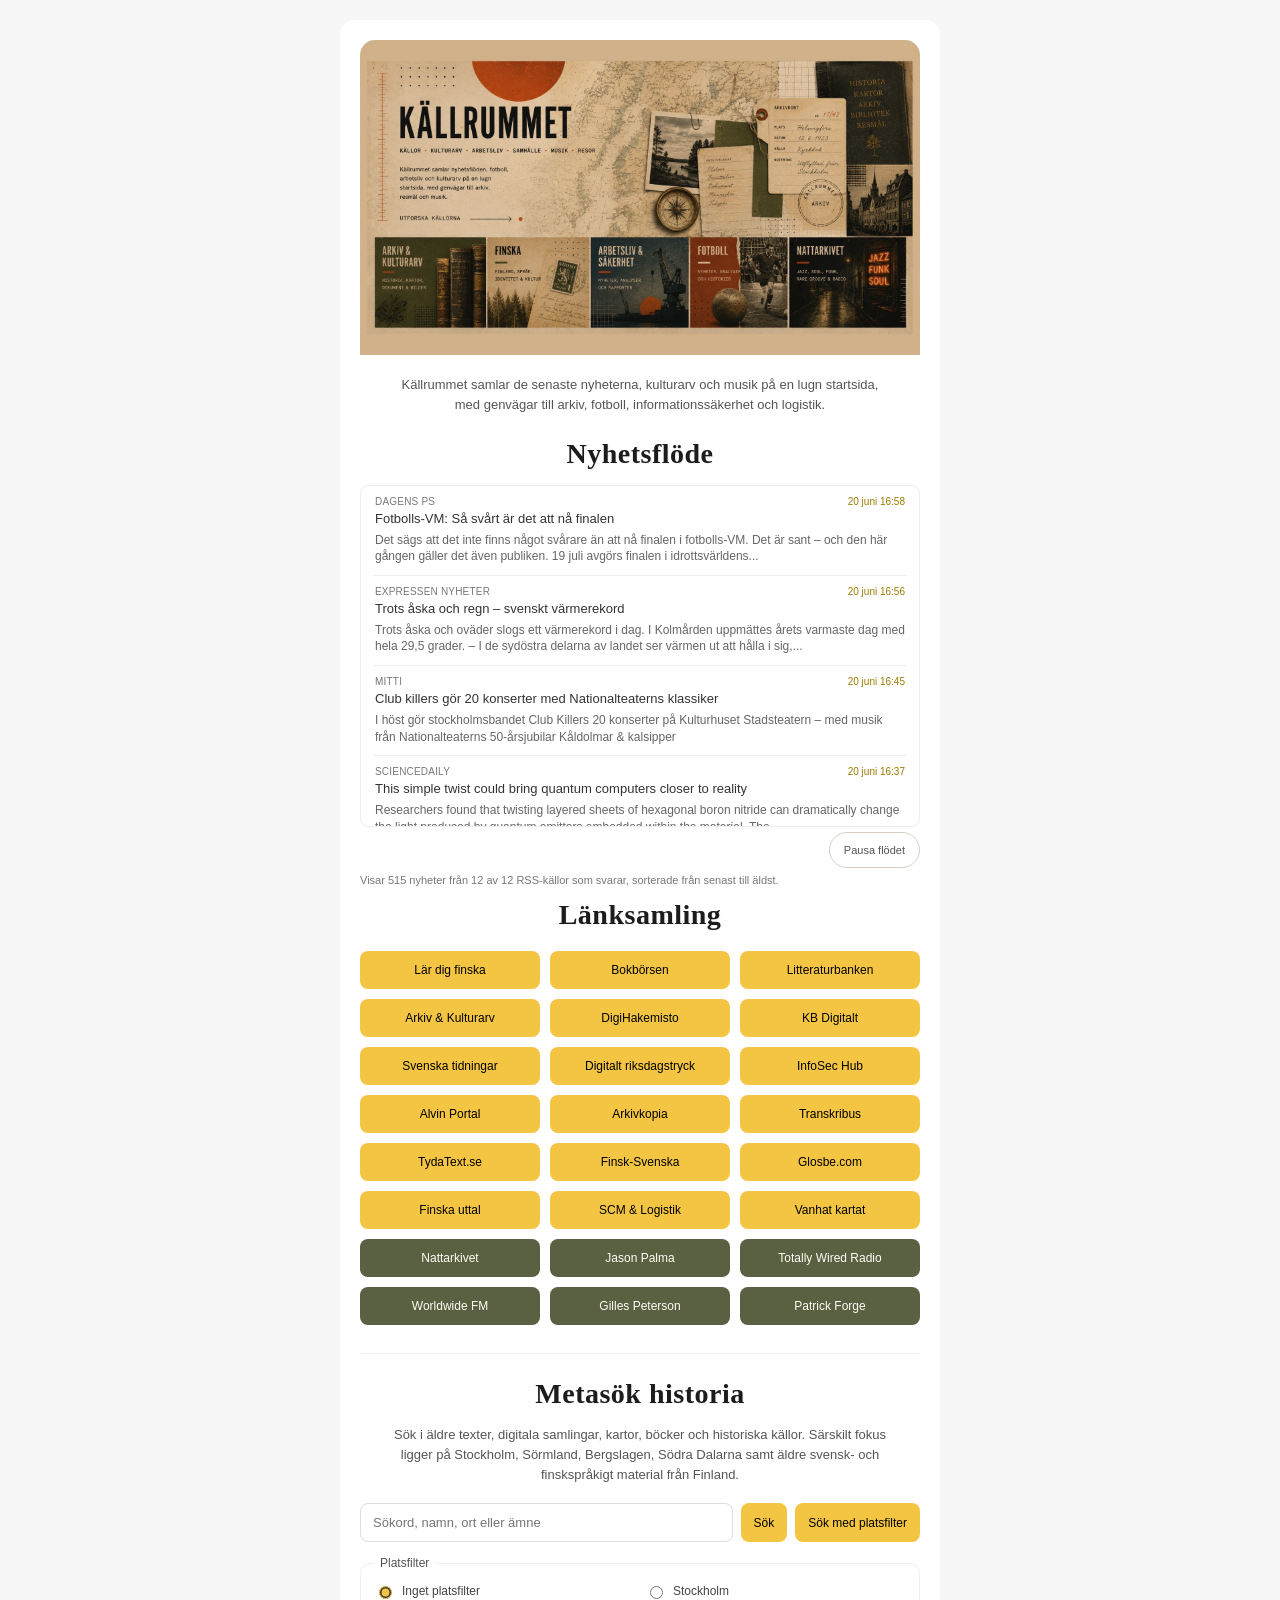
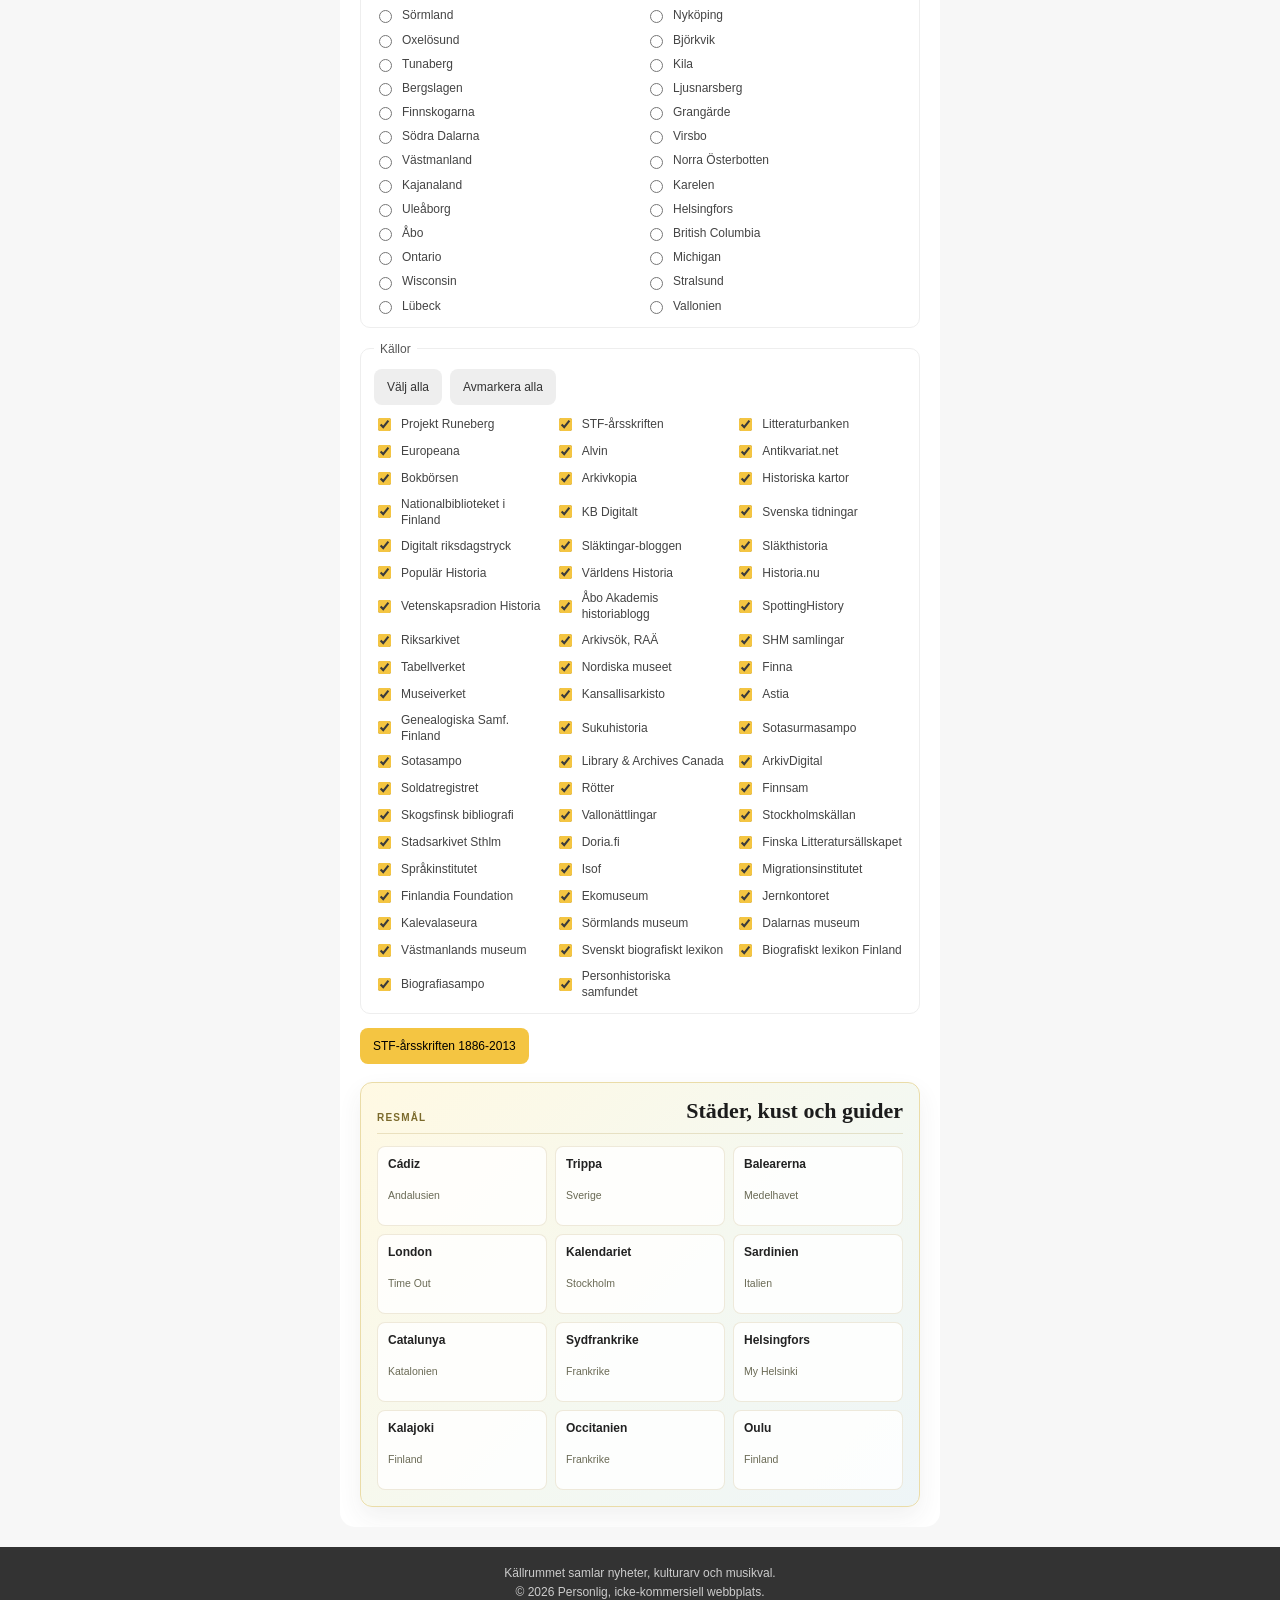
<file: index.html>
<!DOCTYPE html>
<html lang="sv-SE">
<head>
    <meta charset="UTF-8">
    <meta name="viewport" content="width=device-width, initial-scale=1.0">
<title>Källrummet – nyheter, kulturarv, logistik och musik</title>
<meta name="description" content="Källrummet samlar senaste RSS-nyheter från 12 utvalda källor, sorterade från senast publicerat till äldst, samt metasök för historia och kulturarv och länkar till arkiv och musik.">
<meta name="keywords" content="Källrummet, dagsfärska nyheter, nyhetsflöden, RSS, släktforskning, historia, kulturarv, digitala arkiv, äldre texter, historiska kartor, Projekt Runeberg, Riksarkivet, Finland, Sverige, informationssäkerhet, InfoSec, SCM, logistik, transport, resmål, musik, radio, Nattarkivet">
<meta name="robots" content="index, follow, max-image-preview:large">
<meta name="referrer" content="strict-origin-when-cross-origin">
<meta http-equiv="Permissions-Policy" content="camera=(), microphone=(), geolocation=(), payment=(), usb=(), interest-cohort=()">
<meta http-equiv="Content-Security-Policy" content="default-src 'self'; base-uri 'self'; object-src 'none'; frame-src 'none'; form-action 'self'; img-src 'self' data: https:; style-src 'self' https://fonts.googleapis.com; font-src 'self' https://fonts.gstatic.com; script-src 'self'; connect-src 'self'; upgrade-insecure-requests">
<link rel="canonical" href="https://soulkrets-creator.github.io/kallrummet/">
<meta property="og:type" content="website">
<meta property="og:locale" content="sv_SE">
<meta property="og:title" content="Källrummet – nyheter, kulturarv, logistik och musik">
<meta property="og:description" content="Senaste RSS-nyheter från 12 utvalda källor, sorterade från senast publicerat till äldst, tillsammans med kulturarv, arkiv, fotboll och musik.">
<meta property="og:url" content="https://soulkrets-creator.github.io/kallrummet/">
<meta property="og:image" content="https://soulkrets-creator.github.io/kallrummet/kallrummet-banner.jpg">
<meta property="og:image:width" content="1774">
<meta property="og:image:height" content="887">
<meta property="og:image:alt" content="Källrummet – nyheter, kulturarv, Finland, informationssäkerhet, logistik och Nattarkivet.">
<meta name="twitter:card" content="summary_large_image">
<meta name="twitter:title" content="Källrummet – nyheter, kulturarv, logistik och musik">
<meta name="twitter:description" content="Senaste RSS-nyheter från 12 utvalda källor, sorterade från senast publicerat till äldst, tillsammans med kulturarv, arkiv, fotboll och musik.">
<meta name="twitter:image" content="https://soulkrets-creator.github.io/kallrummet/kallrummet-banner.jpg">
<meta name="twitter:image:alt" content="Källrummet – nyheter, kulturarv, Finland, informationssäkerhet, logistik och Nattarkivet.">
<link rel="icon" type="image/png" href="favicon-32x32.png" sizes="32x32">
<link rel="icon" type="image/png" href="favicon-16x16.png" sizes="16x16">
<link rel="shortcut icon" href="favicon.ico">
<link rel="apple-touch-icon" sizes="180x180" href="apple-touch-icon.png">
<meta name="apple-mobile-web-app-title" content="Källrummet" />
<link rel="manifest" href="site.webmanifest" />
    <meta name="theme-color" content="#f4c542">
<link rel="stylesheet" href="style.css?v=2026-06-19-3">
<script type="application/ld+json">
{
  "@context": "https://schema.org",
  "@type": "WebSite",
  "name": "Källrummet",
  "url": "https://soulkrets-creator.github.io/kallrummet/",
  "description": "Senaste RSS-nyheter från 12 utvalda källor, sorterade från senast publicerat till äldst, tillsammans med kulturarv, arkiv, fotboll och musik.",
  "inLanguage": "sv-SE",
  "author": {
    "@type": "Person",
    "name": "Mikael"
  },
  "hasPart": [
    {
      "@type": "CollectionPage",
      "name": "Nattarkivet",
      "url": "https://soulkrets-creator.github.io/kallrummet/nattarkivet.html",
      "description": "Svenskt musikarkiv för jazz-funk, soul-jazz, broken beat, rare groove, Brazilian fusion, skivbolag och radioflöden."
    },
    {
      "@type": "CollectionPage",
      "name": "Lär dig finska",
      "url": "https://soulkrets-creator.github.io/kallrummet/finska.html",
      "description": "En lekfull svensk introduktion till modern finska med ord, uttal, vardagsfraser, grammatik och mini-quiz."
    },
    {
      "@type": "CollectionPage",
      "name": "Arkiv & Kulturarv",
      "url": "https://soulkrets-creator.github.io/kallrummet/kulturarv.html"
    },
    {
      "@type": "CollectionPage",
      "name": "InfoSec Hub",
      "url": "https://soulkrets-creator.github.io/kallrummet/infosec.html"
    },
    {
      "@type": "CollectionPage",
      "name": "SCM & Logistik",
      "url": "https://soulkrets-creator.github.io/kallrummet/scm.html"
    },
    {
      "@type": "CollectionPage",
      "name": "Fotbollsrummet",
      "url": "https://soulkrets-creator.github.io/kallrummet/fotboll.html",
      "description": "Fotbollsflöden med nyheter, klubbkällor, analyser, poddar och ekonomi."
    }
  ]
}
</script>
<link rel="preconnect" href="https://fonts.googleapis.com">
<link rel="preconnect" href="https://fonts.gstatic.com" crossorigin>
<link href="https://fonts.googleapis.com/css2?family=Montserrat:wght@400;500&family=Playfair+Display:wght@700&display=swap" rel="stylesheet">
</head>
<body>
    <main class="container">
        <h1 class="visually-hidden">Källrummet – senaste nyheterna, kulturarv, fotboll, logistik och musik</h1>
<picture>
    <source srcset="kallrummet-banner.jpg" type="image/jpeg">
    <img
        src="kallrummet-banner.jpg"
        alt="Källrummet – nyheter, kulturarv, Finland, informationssäkerhet, logistik, fotboll och Nattarkivet."
        width="1774"
        height="887"
        decoding="async"
        loading="eager"
        fetchpriority="high">
</picture>
        <p class="site-intro">Källrummet samlar de senaste nyheterna, kulturarv och musik på en lugn startsida, med genvägar till arkiv, fotboll, informationssäkerhet och logistik.</p>
        <section class="rss-widget" aria-labelledby="news-heading">
            <h2 id="news-heading">nyhetsflöde</h2>
            <div class="rss-panel" aria-live="polite" aria-busy="true">
                <div class="rss-status" id="rss-status">Hämtar nyheter...</div>
                <div class="rss-list" id="rss-list"></div>
            </div>
            <div class="rss-controls">
                <button type="button" id="rss-toggle" aria-pressed="false">Pausa flödet</button>
            </div>
            <p class="rss-note">
                Visar <span id="rss-item-count">sparade</span> nyheter från <span id="rss-active-feed-count">de</span> av <span id="rss-feed-count">12</span> RSS-källor som svarar, sorterade från senast till äldst.
            </p>
        </section>

<h2 class="links-heading">Länksamling</h2>
<nav class="links-container" aria-label="Länksamling">
  <a href="finska.html">Lär dig finska</a>
  <a href="https://www.bokborsen.se/" target="_blank" rel="noopener noreferrer">Bokbörsen</a>
  <a href="https://litteraturbanken.se/" target="_blank" rel="noopener noreferrer">Litteraturbanken</a>
  <a href="kulturarv.html">Arkiv &amp; Kulturarv</a>
  <a href="https://sv.digihakemisto.net/" target="_blank" rel="noopener noreferrer">DigiHakemisto</a>
  <a href="https://digitalt.kb.se/" target="_blank" rel="noopener noreferrer">KB Digitalt</a>
  <a href="https://tidningar.kb.se/" target="_blank" rel="noopener noreferrer">Svenska tidningar</a>
  <a href="https://riksdagstryck.kb.se/" target="_blank" rel="noopener noreferrer">Digitalt riksdagstryck</a>
  <a href="infosec.html">InfoSec Hub</a>
  <a href="https://www.alvin-portal.org/" target="_blank" rel="noopener noreferrer">Alvin Portal</a>
  <a href="https://arkivkopia.se/" target="_blank" rel="noopener noreferrer">Arkivkopia</a>
  <a href="https://www.transkribus.org/" target="_blank" rel="noopener noreferrer">Transkribus</a>
  <a href="https://www.tydatext.se/" target="_blank" rel="noopener noreferrer">TydaText.se</a>
  <a href="https://kaino.kotus.fi/finsk-svensk/" target="_blank" rel="noopener noreferrer">Finsk-Svenska</a>
  <a href="https://glosbe.com/" target="_blank" rel="noopener noreferrer">Glosbe.com</a>
  <a href="https://www.howtopronounce.com/finnish/index.php" target="_blank" rel="noopener noreferrer">Finska uttal</a>
  <a href="scm.html">SCM &amp; Logistik</a>
  <a href="https://vanhatkartat.fi/">Vanhat kartat</a>
  <a class="music-link" href="nattarkivet.html">Nattarkivet</a>
  <a class="music-link" href="https://ciut.fm/higherground/" target="_blank" rel="noopener noreferrer">Jason Palma</a>
  <a class="music-link" href="https://totallywiredradio.com/" target="_blank" rel="noopener noreferrer">Totally Wired Radio</a>
  <a class="music-link" href="https://www.worldwidefm.net/" target="_blank" rel="noopener noreferrer">Worldwide FM</a>
  <a class="music-link" href="https://www.worldwidefm.net/hosts/gilles-peterson" target="_blank" rel="noopener noreferrer">Gilles Peterson</a>
  <a class="music-link" href="https://www.nts.live/shows/patrickforge" target="_blank" rel="noopener noreferrer">Patrick Forge</a>
</nav>

<section class="meta-search" aria-labelledby="meta-search-heading">
  <h2 id="meta-search-heading">Metasök historia</h2>
  <p class="meta-search-intro">
    Sök i äldre texter, digitala samlingar, kartor, böcker och historiska källor. Särskilt fokus ligger på Stockholm, Sörmland, Bergslagen, Södra Dalarna samt äldre svensk- och finskspråkigt material från Finland.
  </p>
  <form class="meta-search-form" id="history-search-form">
    <div class="meta-search-row">
      <label class="visually-hidden" for="history-search-query">Sökord</label>
      <input id="history-search-query" name="query" type="search" placeholder="Sökord, namn, ort eller ämne" autocomplete="off">
      <button type="submit">Sök</button>
      <button type="button" id="history-search-place-button">Sök med platsfilter</button>
    </div>

    <fieldset class="meta-search-fieldset">
      <legend>Platsfilter</legend>
      <div class="place-filter-grid" id="history-place-filters"></div>
    </fieldset>

    <fieldset class="meta-search-fieldset">
      <legend>Källor</legend>
      <div class="meta-search-source-actions">
        <button class="meta-search-secondary" type="button" id="history-select-all-sources">Välj alla</button>
        <button class="meta-search-secondary" type="button" id="history-clear-sources">Avmarkera alla</button>
      </div>
      <div class="source-filter-grid" id="history-source-filters"></div>
    </fieldset>

    <div class="meta-search-actions">
      <a class="stf-link" href="https://runeberg.org/stf/" target="_blank" rel="noopener noreferrer">STF-årsskriften 1886-2013</a>
      <span class="meta-search-preview" id="history-query-preview" aria-live="polite"></span>
      <span class="meta-search-status" id="history-search-status" role="status" aria-live="polite"></span>
    </div>

    <section class="travel-links" aria-labelledby="travel-links-heading">
      <div class="travel-links-heading">
        <p>Resmål</p>
        <h3 id="travel-links-heading">Städer, kust och guider</h3>
      </div>
      <div class="travel-link-grid">
        <a href="https://www.cadizturismo.com/en/" target="_blank" rel="noopener noreferrer"><span>Cádiz</span> <small>Andalusien</small></a>
        <a href="https://trippa.se/" target="_blank" rel="noopener noreferrer"><span>Trippa</span> <small>Sverige</small></a>
        <a href="https://www.illesbalears.travel/en" target="_blank" rel="noopener noreferrer"><span>Balearerna</span> <small>Medelhavet</small></a>
        <a href="https://www.timeout.com/london" target="_blank" rel="noopener noreferrer"><span>London</span> <small>Time Out</small></a>
        <a href="https://www.dn.se/kalendariet/" target="_blank" rel="noopener noreferrer"><span>Kalendariet</span> <small>Stockholm</small></a>
        <a href="https://www.sardegnaturismo.it/en" target="_blank" rel="noopener noreferrer"><span>Sardinien</span> <small>Italien</small></a>
        <a href="https://www.catalunya.com/en" target="_blank" rel="noopener noreferrer"><span>Catalunya</span> <small>Katalonien</small></a>
        <a href="https://provence-alpes-cotedazur.com/en/" target="_blank" rel="noopener noreferrer"><span>Sydfrankrike</span> <small>Frankrike</small></a>
        <a href="https://www.myhelsinki.fi/" target="_blank" rel="noopener noreferrer"><span>Helsingfors</span> <small>My Helsinki</small></a>
        <a href="https://visitkalajoki.fi/sv/" target="_blank" rel="noopener noreferrer"><span>Kalajoki</span> <small>Finland</small></a>
        <a href="https://www.visit-occitanie.com/en/" target="_blank" rel="noopener noreferrer"><span>Occitanien</span> <small>Frankrike</small></a>
        <a href="https://visitoulu.fi/en/" target="_blank" rel="noopener noreferrer"><span>Oulu</span> <small>Finland</small></a>
      </div>
    </section>
  </form>
</section>
    </main>


<footer>
    <span class="footer-note">
        Källrummet samlar nyheter, kulturarv och musikval.<br>
        © 2026 Personlig, icke-kommersiell webbplats.
    </span>
</footer>
<script src="news-data.js?v=2026-06-19-1" defer></script>
<script src="news-widget.js?v=2026-06-19-4" defer></script>
    <script src="app.js?v=2026-06-19-4" defer></script>
</body>
</html>
</file>
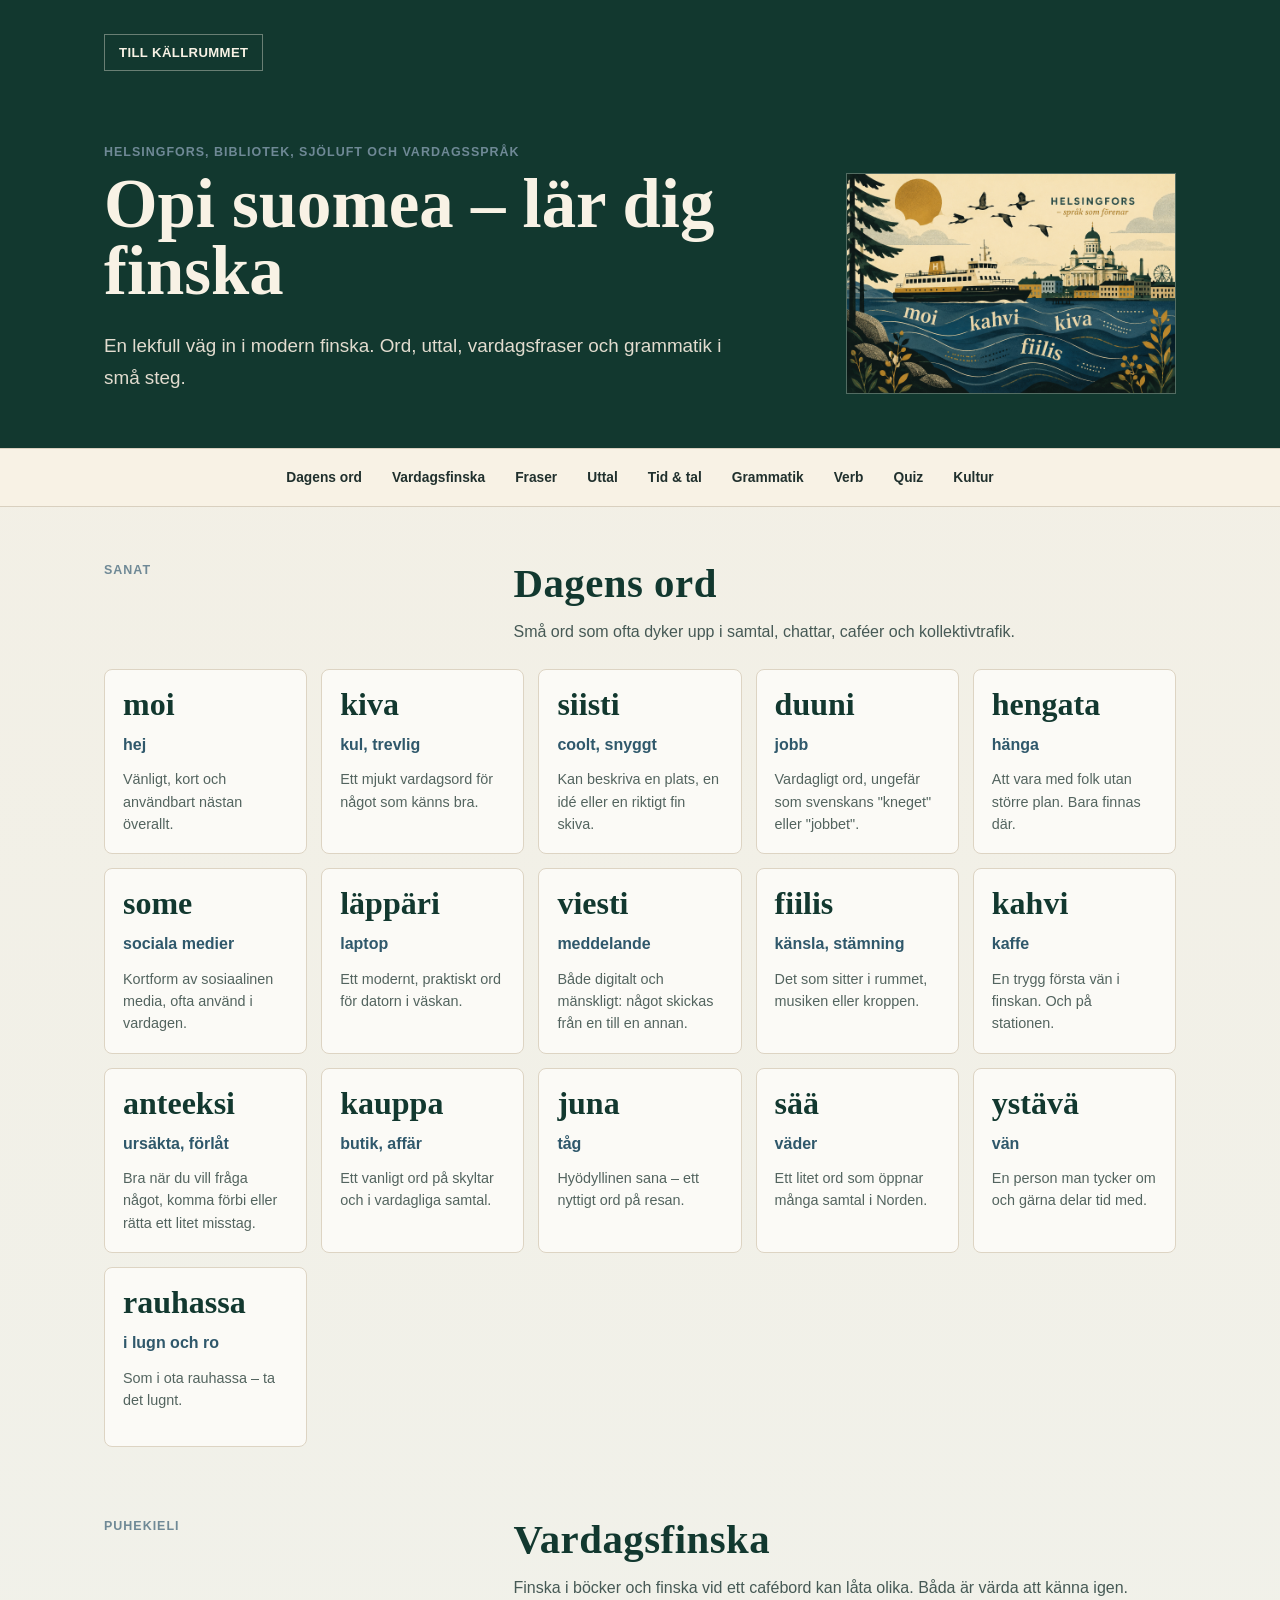
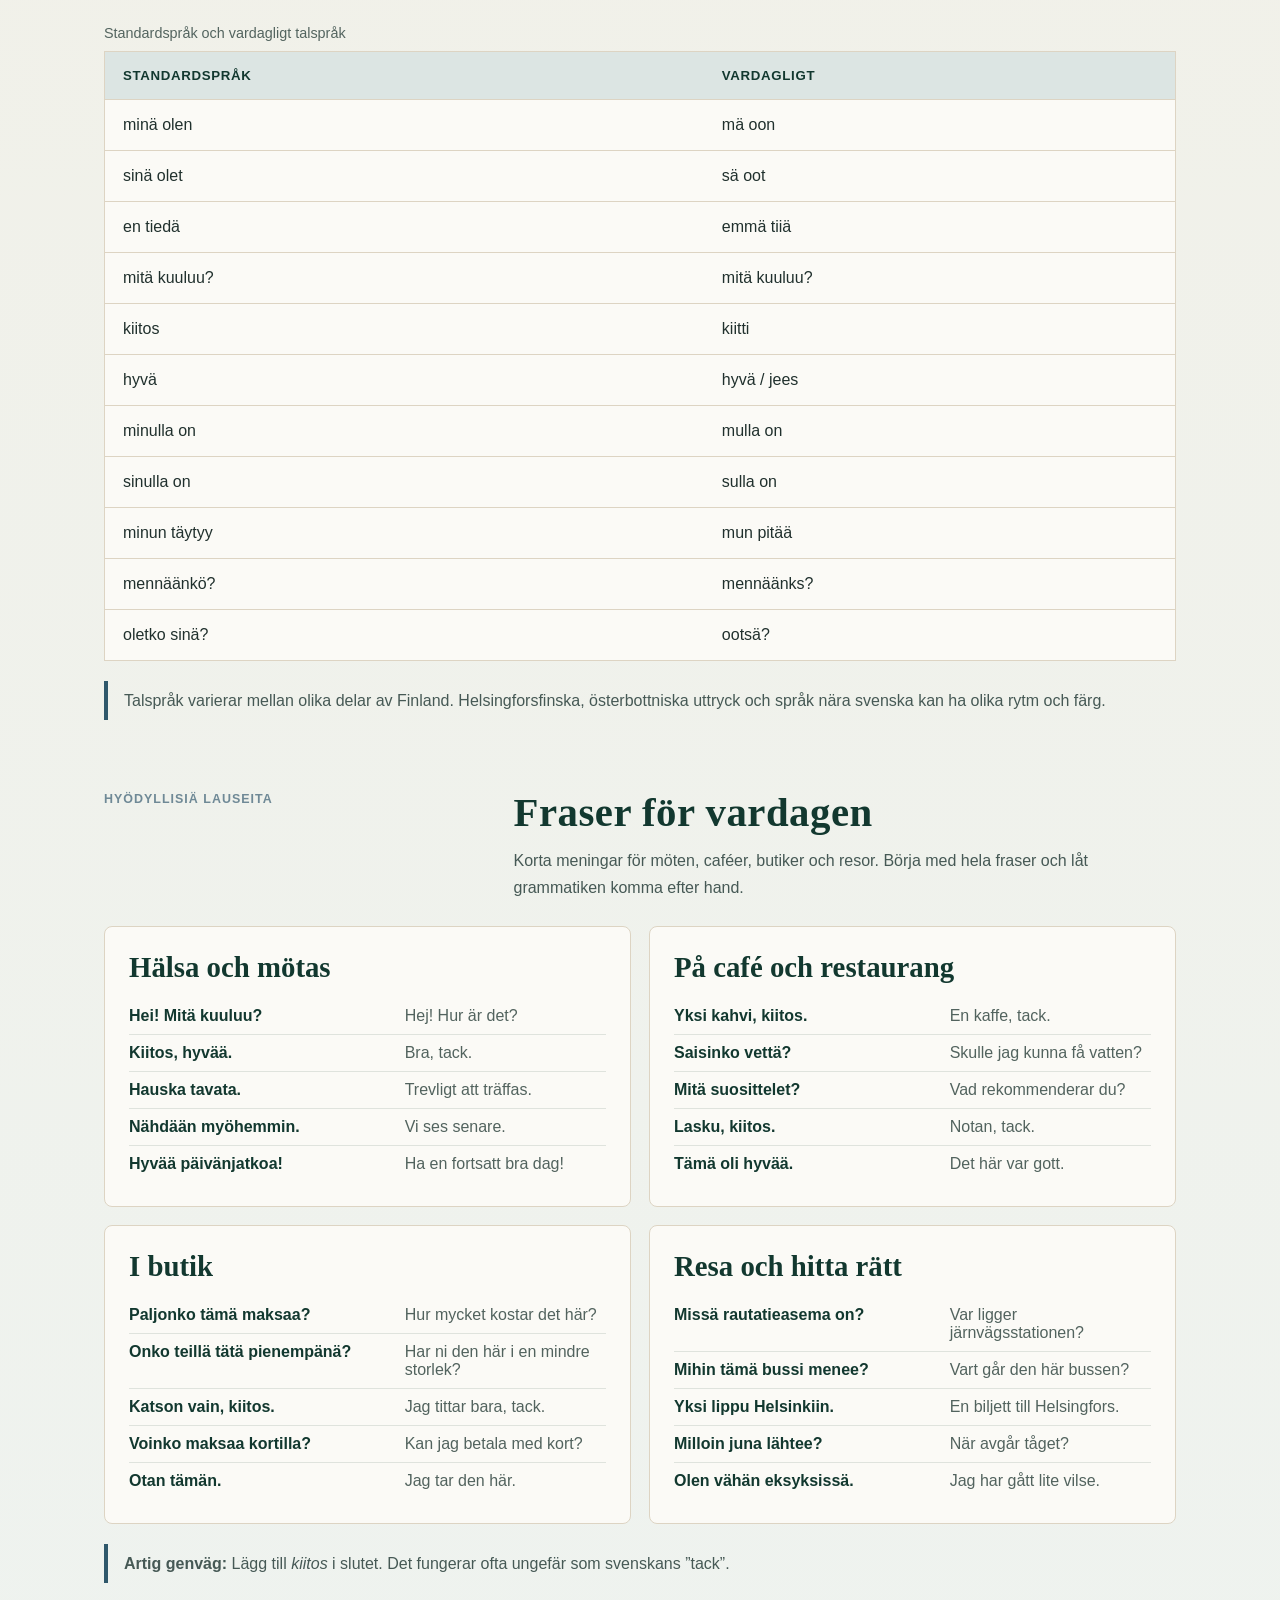
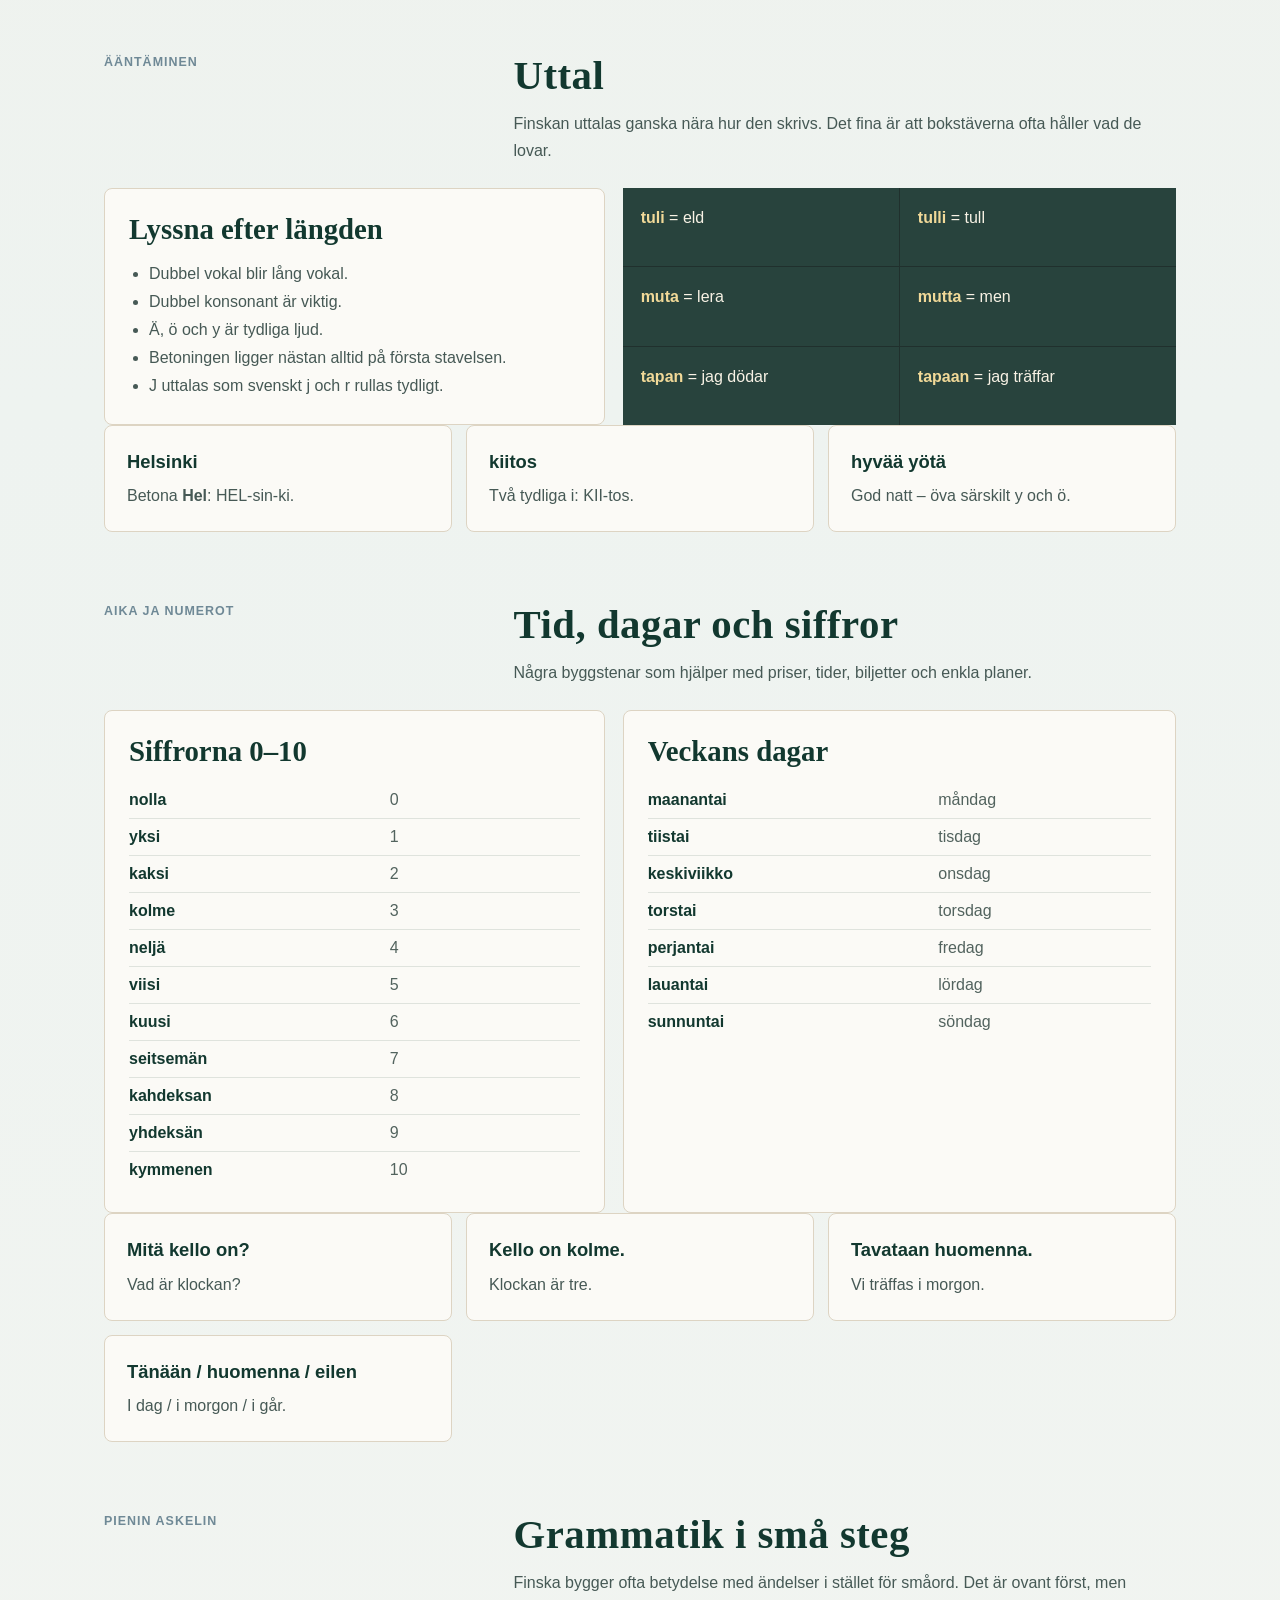
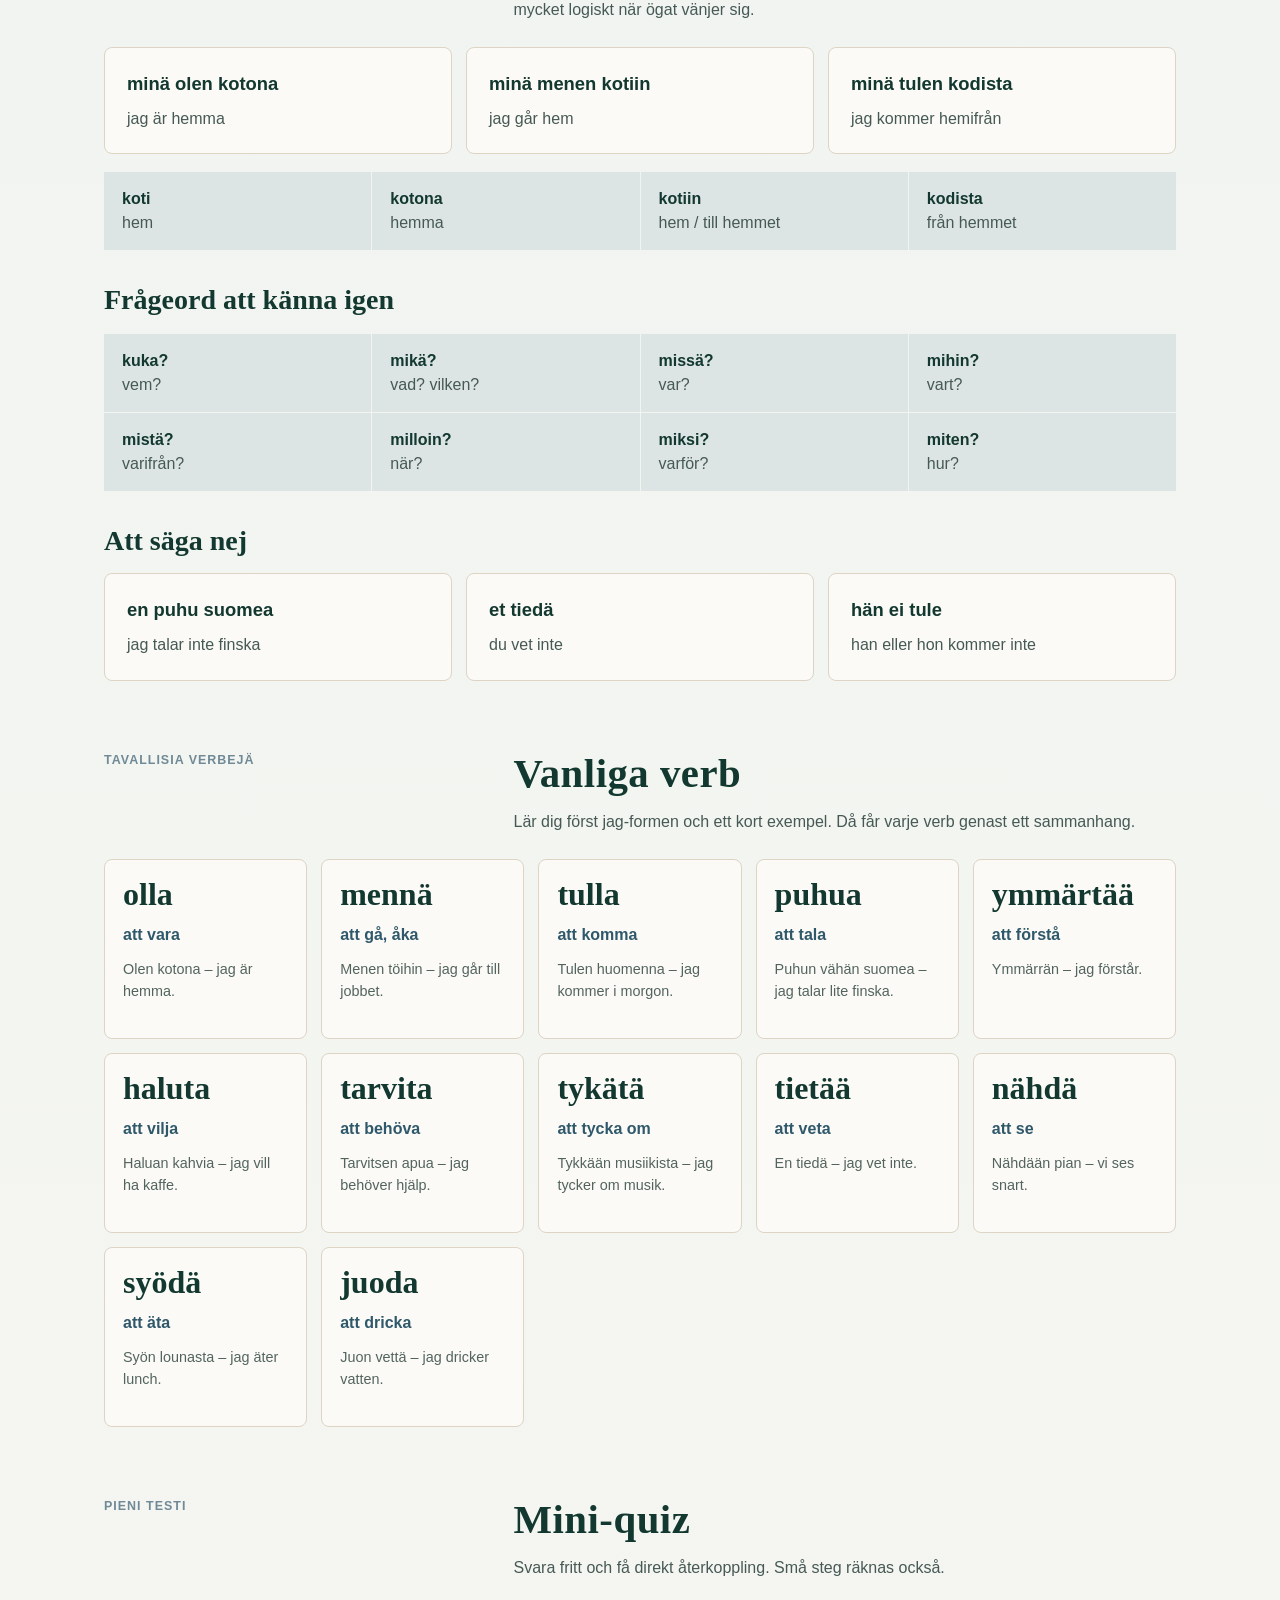
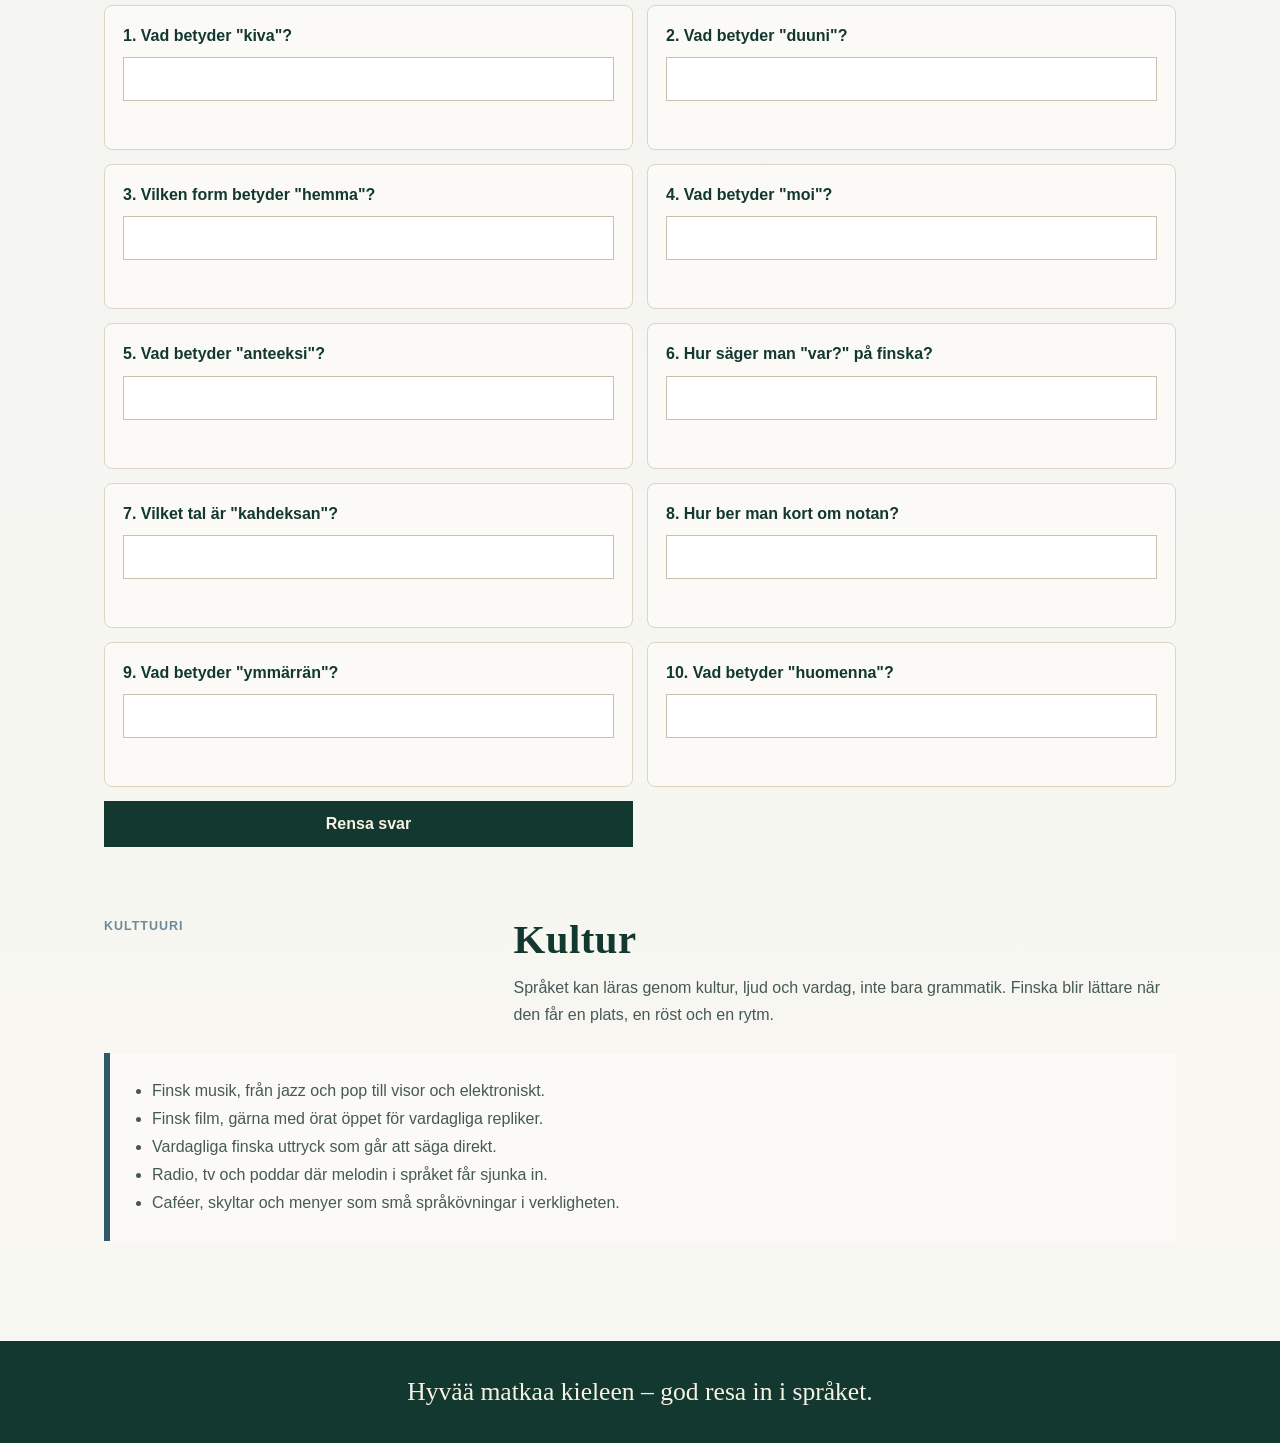
<file: finska.html>
<!DOCTYPE html>
<html lang="sv">
<head>
    <meta charset="UTF-8">
    <meta name="viewport" content="width=device-width, initial-scale=1.0">
    <title>Opi suomea – lär dig finska | Källrummet</title>
    <meta name="description" content="En lekfull svensk introduktion till modern finska med ord, vardagsfraser, resor, cafébesök, uttal, siffror, verb, grammatik och quiz.">
    <meta name="robots" content="index, follow">
    <meta name="referrer" content="strict-origin-when-cross-origin">
    <meta http-equiv="Permissions-Policy" content="camera=(), microphone=(), geolocation=(), payment=(), usb=(), interest-cohort=()">
    <meta http-equiv="Content-Security-Policy" content="default-src 'self'; base-uri 'self'; object-src 'none'; frame-src 'none'; form-action 'self'; img-src 'self' data: https:; style-src 'self' https://fonts.googleapis.com; font-src 'self' https://fonts.gstatic.com; script-src 'self'; connect-src 'self'; upgrade-insecure-requests">
    <link rel="canonical" href="https://soulkrets-creator.github.io/kallrummet/finska.html">
    <meta property="og:type" content="website">
    <meta property="og:locale" content="sv_SE">
    <meta property="og:title" content="Opi suomea – lär dig finska | Källrummet">
    <meta property="og:description" content="Ord, uttal, vardagsfraser och grammatik i små steg - som en personlig språkanteckningsbok.">
    <meta property="og:url" content="https://soulkrets-creator.github.io/kallrummet/finska.html">
    <meta property="og:image" content="https://soulkrets-creator.github.io/kallrummet/finska.png">
    <meta property="og:image:width" content="1536">
    <meta property="og:image:height" content="1024">
    <meta property="og:image:alt" content="Illustration av Helsingfors med färja, domkyrkan och finska vardagsord.">
    <meta name="twitter:card" content="summary_large_image">
    <meta name="twitter:title" content="Opi suomea – lär dig finska | Källrummet">
    <meta name="twitter:description" content="En varm, lekfull väg in i modern finska med ord, fraser, uttal och quiz.">
    <meta name="twitter:image" content="https://soulkrets-creator.github.io/kallrummet/finska.png">
    <meta name="twitter:image:alt" content="Illustration av Helsingfors med färja, domkyrkan och finska vardagsord.">
    <link rel="icon" type="image/png" href="favicon-32x32.png" sizes="32x32">
    <link rel="icon" type="image/png" href="favicon-16x16.png" sizes="16x16">
    <link rel="icon" type="image/png" href="favicon-96x96.png" sizes="96x96">
    <link rel="shortcut icon" href="favicon.ico">
    <link rel="apple-touch-icon" sizes="180x180" href="apple-touch-icon.png">
    <link rel="manifest" href="site.webmanifest">
    <meta name="apple-mobile-web-app-title" content="Källrummet">
    <meta name="theme-color" content="#12382f">
    <link rel="preconnect" href="https://fonts.googleapis.com">
    <link rel="preconnect" href="https://fonts.gstatic.com" crossorigin>
    <link href="https://fonts.googleapis.com/css2?family=Montserrat:wght@400;500;700&family=Playfair+Display:wght@700&display=swap" rel="stylesheet">
    <link rel="stylesheet" href="style.css?v=2026-06-18-1">
    <script src="finska.js?v=2026-05-28-1" defer></script>
</head>
<body class="finska-body">
    <header class="finska-hero">
        <div class="finska-hero-inner">
            <div class="finska-hero-copy">
                <a class="finska-home-link" href="https://soulkrets-creator.github.io/kallrummet/">Till Källrummet</a>
                <p class="finska-kicker">Helsingfors, bibliotek, sjöluft och vardagsspråk</p>
                <h1>Opi suomea – lär dig finska</h1>
                <p class="finska-ingress">En lekfull väg in i modern finska. Ord, uttal, vardagsfraser och grammatik i små steg.</p>
            </div>
            <figure class="finska-hero-visual">
                <img src="finska.png" alt="Illustration av Helsingfors med färja, domkyrkan och orden moi, kahvi, kiva och fiilis." width="1536" height="1024" decoding="async" loading="eager" fetchpriority="high">
            </figure>
        </div>
    </header>

    <nav class="finska-nav" aria-label="Sidans innehåll">
        <a href="#dagens-ord">Dagens ord</a>
        <a href="#vardagsfinska">Vardagsfinska</a>
        <a href="#fraser">Fraser</a>
        <a href="#uttal">Uttal</a>
        <a href="#tid-och-tal">Tid &amp; tal</a>
        <a href="#grammatik">Grammatik</a>
        <a href="#verb">Verb</a>
        <a href="#quiz">Quiz</a>
        <a href="#kultur">Kultur</a>
    </nav>

    <main class="finska-main">
        <!-- Varje section är ett eget uppslag i språkanteckningsboken. -->
        <section class="finska-section" id="dagens-ord" aria-labelledby="dagens-ord-heading">
            <div class="finska-section-heading">
                <p class="finska-label">Sanat</p>
                <h2 id="dagens-ord-heading">Dagens ord</h2>
                <p>Små ord som ofta dyker upp i samtal, chattar, caféer och kollektivtrafik.</p>
            </div>

            <div class="finska-word-grid">
                <article class="finska-word-card">
                    <h3>moi</h3>
                    <p><strong>hej</strong></p>
                    <span>Vänligt, kort och användbart nästan överallt.</span>
                </article>
                <article class="finska-word-card">
                    <h3>kiva</h3>
                    <p><strong>kul, trevlig</strong></p>
                    <span>Ett mjukt vardagsord för något som känns bra.</span>
                </article>
                <article class="finska-word-card">
                    <h3>siisti</h3>
                    <p><strong>coolt, snyggt</strong></p>
                    <span>Kan beskriva en plats, en idé eller en riktigt fin skiva.</span>
                </article>
                <article class="finska-word-card">
                    <h3>duuni</h3>
                    <p><strong>jobb</strong></p>
                    <span>Vardagligt ord, ungefär som svenskans "kneget" eller "jobbet".</span>
                </article>
                <article class="finska-word-card">
                    <h3>hengata</h3>
                    <p><strong>hänga</strong></p>
                    <span>Att vara med folk utan större plan. Bara finnas där.</span>
                </article>
                <article class="finska-word-card">
                    <h3>some</h3>
                    <p><strong>sociala medier</strong></p>
                    <span>Kortform av sosiaalinen media, ofta använd i vardagen.</span>
                </article>
                <article class="finska-word-card">
                    <h3>läppäri</h3>
                    <p><strong>laptop</strong></p>
                    <span>Ett modernt, praktiskt ord för datorn i väskan.</span>
                </article>
                <article class="finska-word-card">
                    <h3>viesti</h3>
                    <p><strong>meddelande</strong></p>
                    <span>Både digitalt och mänskligt: något skickas från en till en annan.</span>
                </article>
                <article class="finska-word-card">
                    <h3>fiilis</h3>
                    <p><strong>känsla, stämning</strong></p>
                    <span>Det som sitter i rummet, musiken eller kroppen.</span>
                </article>
                <article class="finska-word-card">
                    <h3>kahvi</h3>
                    <p><strong>kaffe</strong></p>
                    <span>En trygg första vän i finskan. Och på stationen.</span>
                </article>
                <article class="finska-word-card"><h3>anteeksi</h3><p><strong>ursäkta, förlåt</strong></p><span>Bra när du vill fråga något, komma förbi eller rätta ett litet misstag.</span></article>
                <article class="finska-word-card"><h3>kauppa</h3><p><strong>butik, affär</strong></p><span>Ett vanligt ord på skyltar och i vardagliga samtal.</span></article>
                <article class="finska-word-card"><h3>juna</h3><p><strong>tåg</strong></p><span>Hyödyllinen sana – ett nyttigt ord på resan.</span></article>
                <article class="finska-word-card"><h3>sää</h3><p><strong>väder</strong></p><span>Ett litet ord som öppnar många samtal i Norden.</span></article>
                <article class="finska-word-card"><h3>ystävä</h3><p><strong>vän</strong></p><span>En person man tycker om och gärna delar tid med.</span></article>
                <article class="finska-word-card"><h3>rauhassa</h3><p><strong>i lugn och ro</strong></p><span>Som i ota rauhassa – ta det lugnt.</span></article>
            </div>
        </section>

        <section class="finska-section" id="vardagsfinska" aria-labelledby="vardagsfinska-heading">
            <div class="finska-section-heading">
                <p class="finska-label">Puhekieli</p>
                <h2 id="vardagsfinska-heading">Vardagsfinska</h2>
                <p>Finska i böcker och finska vid ett cafébord kan låta olika. Båda är värda att känna igen.</p>
            </div>

            <div class="finska-table-wrap">
                <table class="finska-table">
                    <caption>Standardspråk och vardagligt talspråk</caption>
                    <thead>
                        <tr>
                            <th scope="col">Standardspråk</th>
                            <th scope="col">Vardagligt</th>
                        </tr>
                    </thead>
                    <tbody>
                        <tr>
                            <td>minä olen</td>
                            <td>mä oon</td>
                        </tr>
                        <tr>
                            <td>sinä olet</td>
                            <td>sä oot</td>
                        </tr>
                        <tr>
                            <td>en tiedä</td>
                            <td>emmä tiiä</td>
                        </tr>
                        <tr>
                            <td>mitä kuuluu?</td>
                            <td>mitä kuuluu?</td>
                        </tr>
                        <tr>
                            <td>kiitos</td>
                            <td>kiitti</td>
                        </tr>
                        <tr>
                            <td>hyvä</td>
                            <td>hyvä / jees</td>
                        </tr>
                        <tr><td>minulla on</td><td>mulla on</td></tr>
                        <tr><td>sinulla on</td><td>sulla on</td></tr>
                        <tr><td>minun täytyy</td><td>mun pitää</td></tr>
                        <tr><td>mennäänkö?</td><td>mennäänks?</td></tr>
                        <tr><td>oletko sinä?</td><td>ootsä?</td></tr>
                    </tbody>
                </table>
            </div>

            <p class="finska-note">Talspråk varierar mellan olika delar av Finland. Helsingforsfinska, österbottniska uttryck och språk nära svenska kan ha olika rytm och färg.</p>
        </section>

        <section class="finska-section" id="fraser" aria-labelledby="fraser-heading">
            <div class="finska-section-heading">
                <p class="finska-label">Hyödyllisiä lauseita</p>
                <h2 id="fraser-heading">Fraser för vardagen</h2>
                <p>Korta meningar för möten, caféer, butiker och resor. Börja med hela fraser och låt grammatiken komma efter hand.</p>
            </div>
            <div class="finska-phrase-groups">
                <article class="finska-panel">
                    <h3>Hälsa och mötas</h3>
                    <dl class="finska-phrase-list">
                        <div><dt>Hei! Mitä kuuluu?</dt><dd>Hej! Hur är det?</dd></div>
                        <div><dt>Kiitos, hyvää.</dt><dd>Bra, tack.</dd></div>
                        <div><dt>Hauska tavata.</dt><dd>Trevligt att träffas.</dd></div>
                        <div><dt>Nähdään myöhemmin.</dt><dd>Vi ses senare.</dd></div>
                        <div><dt>Hyvää päivänjatkoa!</dt><dd>Ha en fortsatt bra dag!</dd></div>
                    </dl>
                </article>
                <article class="finska-panel">
                    <h3>På café och restaurang</h3>
                    <dl class="finska-phrase-list">
                        <div><dt>Yksi kahvi, kiitos.</dt><dd>En kaffe, tack.</dd></div>
                        <div><dt>Saisinko vettä?</dt><dd>Skulle jag kunna få vatten?</dd></div>
                        <div><dt>Mitä suosittelet?</dt><dd>Vad rekommenderar du?</dd></div>
                        <div><dt>Lasku, kiitos.</dt><dd>Notan, tack.</dd></div>
                        <div><dt>Tämä oli hyvää.</dt><dd>Det här var gott.</dd></div>
                    </dl>
                </article>
                <article class="finska-panel">
                    <h3>I butik</h3>
                    <dl class="finska-phrase-list">
                        <div><dt>Paljonko tämä maksaa?</dt><dd>Hur mycket kostar det här?</dd></div>
                        <div><dt>Onko teillä tätä pienempänä?</dt><dd>Har ni den här i en mindre storlek?</dd></div>
                        <div><dt>Katson vain, kiitos.</dt><dd>Jag tittar bara, tack.</dd></div>
                        <div><dt>Voinko maksaa kortilla?</dt><dd>Kan jag betala med kort?</dd></div>
                        <div><dt>Otan tämän.</dt><dd>Jag tar den här.</dd></div>
                    </dl>
                </article>
                <article class="finska-panel">
                    <h3>Resa och hitta rätt</h3>
                    <dl class="finska-phrase-list">
                        <div><dt>Missä rautatieasema on?</dt><dd>Var ligger järnvägsstationen?</dd></div>
                        <div><dt>Mihin tämä bussi menee?</dt><dd>Vart går den här bussen?</dd></div>
                        <div><dt>Yksi lippu Helsinkiin.</dt><dd>En biljett till Helsingfors.</dd></div>
                        <div><dt>Milloin juna lähtee?</dt><dd>När avgår tåget?</dd></div>
                        <div><dt>Olen vähän eksyksissä.</dt><dd>Jag har gått lite vilse.</dd></div>
                    </dl>
                </article>
            </div>
            <p class="finska-note"><strong>Artig genväg:</strong> Lägg till <em>kiitos</em> i slutet. Det fungerar ofta ungefär som svenskans ”tack”.</p>
        </section>

        <section class="finska-section" id="uttal" aria-labelledby="uttal-heading">
            <div class="finska-section-heading">
                <p class="finska-label">Ääntäminen</p>
                <h2 id="uttal-heading">Uttal</h2>
                <p>Finskan uttalas ganska nära hur den skrivs. Det fina är att bokstäverna ofta håller vad de lovar.</p>
            </div>

            <div class="finska-split">
                <div class="finska-panel">
                    <h3>Lyssna efter längden</h3>
                    <ul>
                        <li>Dubbel vokal blir lång vokal.</li>
                        <li>Dubbel konsonant är viktig.</li>
                        <li>Ä, ö och y är tydliga ljud.</li>
                        <li>Betoningen ligger nästan alltid på första stavelsen.</li>
                        <li>J uttalas som svenskt j och r rullas tydligt.</li>
                    </ul>
                </div>

                <div class="finska-pronunciation-list" aria-label="Uttalsexempel">
                    <p><strong>tuli</strong> = eld</p>
                    <p><strong>tulli</strong> = tull</p>
                    <p><strong>muta</strong> = lera</p>
                    <p><strong>mutta</strong> = men</p>
                    <p><strong>tapan</strong> = jag dödar</p>
                    <p><strong>tapaan</strong> = jag träffar</p>
                </div>
            </div>
            <div class="finska-grammar-grid">
                <article class="finska-grammar-card"><p class="finska-example">Helsinki</p><p>Betona <strong>Hel</strong>: HEL-sin-ki.</p></article>
                <article class="finska-grammar-card"><p class="finska-example">kiitos</p><p>Två tydliga i: KII-tos.</p></article>
                <article class="finska-grammar-card"><p class="finska-example">hyvää yötä</p><p>God natt – öva särskilt y och ö.</p></article>
            </div>
        </section>

        <section class="finska-section" id="tid-och-tal" aria-labelledby="tid-och-tal-heading">
            <div class="finska-section-heading">
                <p class="finska-label">Aika ja numerot</p>
                <h2 id="tid-och-tal-heading">Tid, dagar och siffror</h2>
                <p>Några byggstenar som hjälper med priser, tider, biljetter och enkla planer.</p>
            </div>
            <div class="finska-split">
                <div class="finska-panel">
                    <h3>Siffrorna 0–10</h3>
                    <dl class="finska-compact-list">
                        <div><dt>nolla</dt><dd>0</dd></div><div><dt>yksi</dt><dd>1</dd></div>
                        <div><dt>kaksi</dt><dd>2</dd></div><div><dt>kolme</dt><dd>3</dd></div>
                        <div><dt>neljä</dt><dd>4</dd></div><div><dt>viisi</dt><dd>5</dd></div>
                        <div><dt>kuusi</dt><dd>6</dd></div><div><dt>seitsemän</dt><dd>7</dd></div>
                        <div><dt>kahdeksan</dt><dd>8</dd></div><div><dt>yhdeksän</dt><dd>9</dd></div>
                        <div><dt>kymmenen</dt><dd>10</dd></div>
                    </dl>
                </div>
                <div class="finska-panel">
                    <h3>Veckans dagar</h3>
                    <dl class="finska-compact-list">
                        <div><dt>maanantai</dt><dd>måndag</dd></div><div><dt>tiistai</dt><dd>tisdag</dd></div>
                        <div><dt>keskiviikko</dt><dd>onsdag</dd></div><div><dt>torstai</dt><dd>torsdag</dd></div>
                        <div><dt>perjantai</dt><dd>fredag</dd></div><div><dt>lauantai</dt><dd>lördag</dd></div>
                        <div><dt>sunnuntai</dt><dd>söndag</dd></div>
                    </dl>
                </div>
            </div>
            <div class="finska-grammar-grid">
                <article class="finska-grammar-card"><p class="finska-example">Mitä kello on?</p><p>Vad är klockan?</p></article>
                <article class="finska-grammar-card"><p class="finska-example">Kello on kolme.</p><p>Klockan är tre.</p></article>
                <article class="finska-grammar-card"><p class="finska-example">Tavataan huomenna.</p><p>Vi träffas i morgon.</p></article>
                <article class="finska-grammar-card"><p class="finska-example">Tänään / huomenna / eilen</p><p>I dag / i morgon / i går.</p></article>
            </div>
        </section>

        <section class="finska-section" id="grammatik" aria-labelledby="grammatik-heading">
            <div class="finska-section-heading">
                <p class="finska-label">Pienin askelin</p>
                <h2 id="grammatik-heading">Grammatik i små steg</h2>
                <p>Finska bygger ofta betydelse med ändelser i stället för småord. Det är ovant först, men mycket logiskt när ögat vänjer sig.</p>
            </div>

            <div class="finska-grammar-grid">
                <article class="finska-grammar-card">
                    <p class="finska-example">minä olen kotona</p>
                    <p>jag är hemma</p>
                </article>
                <article class="finska-grammar-card">
                    <p class="finska-example">minä menen kotiin</p>
                    <p>jag går hem</p>
                </article>
                <article class="finska-grammar-card">
                    <p class="finska-example">minä tulen kodista</p>
                    <p>jag kommer hemifrån</p>
                </article>
            </div>

            <dl class="finska-dl">
                <div>
                    <dt>koti</dt>
                    <dd>hem</dd>
                </div>
                <div>
                    <dt>kotona</dt>
                    <dd>hemma</dd>
                </div>
                <div>
                    <dt>kotiin</dt>
                    <dd>hem / till hemmet</dd>
                </div>
                <div>
                    <dt>kodista</dt>
                    <dd>från hemmet</dd>
                </div>
            </dl>
            <h3 class="finska-subheading">Frågeord att känna igen</h3>
            <dl class="finska-dl">
                <div><dt>kuka?</dt><dd>vem?</dd></div><div><dt>mikä?</dt><dd>vad? vilken?</dd></div>
                <div><dt>missä?</dt><dd>var?</dd></div><div><dt>mihin?</dt><dd>vart?</dd></div>
                <div><dt>mistä?</dt><dd>varifrån?</dd></div><div><dt>milloin?</dt><dd>när?</dd></div>
                <div><dt>miksi?</dt><dd>varför?</dd></div><div><dt>miten?</dt><dd>hur?</dd></div>
            </dl>
            <h3 class="finska-subheading">Att säga nej</h3>
            <div class="finska-grammar-grid">
                <article class="finska-grammar-card"><p class="finska-example">en puhu suomea</p><p>jag talar inte finska</p></article>
                <article class="finska-grammar-card"><p class="finska-example">et tiedä</p><p>du vet inte</p></article>
                <article class="finska-grammar-card"><p class="finska-example">hän ei tule</p><p>han eller hon kommer inte</p></article>
            </div>
        </section>

        <section class="finska-section" id="verb" aria-labelledby="verb-heading">
            <div class="finska-section-heading">
                <p class="finska-label">Tavallisia verbejä</p>
                <h2 id="verb-heading">Vanliga verb</h2>
                <p>Lär dig först jag-formen och ett kort exempel. Då får varje verb genast ett sammanhang.</p>
            </div>
            <div class="finska-word-grid">
                <article class="finska-word-card"><h3>olla</h3><p><strong>att vara</strong></p><span>Olen kotona – jag är hemma.</span></article>
                <article class="finska-word-card"><h3>mennä</h3><p><strong>att gå, åka</strong></p><span>Menen töihin – jag går till jobbet.</span></article>
                <article class="finska-word-card"><h3>tulla</h3><p><strong>att komma</strong></p><span>Tulen huomenna – jag kommer i morgon.</span></article>
                <article class="finska-word-card"><h3>puhua</h3><p><strong>att tala</strong></p><span>Puhun vähän suomea – jag talar lite finska.</span></article>
                <article class="finska-word-card"><h3>ymmärtää</h3><p><strong>att förstå</strong></p><span>Ymmärrän – jag förstår.</span></article>
                <article class="finska-word-card"><h3>haluta</h3><p><strong>att vilja</strong></p><span>Haluan kahvia – jag vill ha kaffe.</span></article>
                <article class="finska-word-card"><h3>tarvita</h3><p><strong>att behöva</strong></p><span>Tarvitsen apua – jag behöver hjälp.</span></article>
                <article class="finska-word-card"><h3>tykätä</h3><p><strong>att tycka om</strong></p><span>Tykkään musiikista – jag tycker om musik.</span></article>
                <article class="finska-word-card"><h3>tietää</h3><p><strong>att veta</strong></p><span>En tiedä – jag vet inte.</span></article>
                <article class="finska-word-card"><h3>nähdä</h3><p><strong>att se</strong></p><span>Nähdään pian – vi ses snart.</span></article>
                <article class="finska-word-card"><h3>syödä</h3><p><strong>att äta</strong></p><span>Syön lounasta – jag äter lunch.</span></article>
                <article class="finska-word-card"><h3>juoda</h3><p><strong>att dricka</strong></p><span>Juon vettä – jag dricker vatten.</span></article>
            </div>
        </section>

        <section class="finska-section" id="quiz" aria-labelledby="quiz-heading">
            <div class="finska-section-heading">
                <p class="finska-label">Pieni testi</p>
                <h2 id="quiz-heading">Mini-quiz</h2>
                <p>Svara fritt och få direkt återkoppling. Små steg räknas också.</p>
            </div>

            <!-- JavaScriptet läser data-answer och jämför med det besökaren skriver. -->
            <form class="finska-quiz" id="finska-quiz">
                <div class="finska-question">
                    <label for="quiz-kiva">1. Vad betyder "kiva"?</label>
                    <input id="quiz-kiva" name="kiva" type="text" autocomplete="off" data-answer="kul|trevlig|kul trevlig|kul/trevlig">
                    <p class="finska-feedback" aria-live="polite"></p>
                </div>
                <div class="finska-question">
                    <label for="quiz-duuni">2. Vad betyder "duuni"?</label>
                    <input id="quiz-duuni" name="duuni" type="text" autocomplete="off" data-answer="jobb|arbete">
                    <p class="finska-feedback" aria-live="polite"></p>
                </div>
                <div class="finska-question">
                    <label for="quiz-kotona">3. Vilken form betyder "hemma"?</label>
                    <input id="quiz-kotona" name="kotona" type="text" autocomplete="off" data-answer="kotona">
                    <p class="finska-feedback" aria-live="polite"></p>
                </div>
                <div class="finska-question">
                    <label for="quiz-moi">4. Vad betyder "moi"?</label>
                    <input id="quiz-moi" name="moi" type="text" autocomplete="off" data-answer="hej|hallå|tjena">
                    <p class="finska-feedback" aria-live="polite"></p>
                </div>
                <div class="finska-question">
                    <label for="quiz-anteeksi">5. Vad betyder "anteeksi"?</label>
                    <input id="quiz-anteeksi" name="anteeksi" type="text" autocomplete="off" data-answer="ursäkta|förlåt|ursakta">
                    <p class="finska-feedback" aria-live="polite"></p>
                </div>
                <div class="finska-question">
                    <label for="quiz-missa">6. Hur säger man "var?" på finska?</label>
                    <input id="quiz-missa" name="missa" type="text" autocomplete="off" data-answer="missä|missa">
                    <p class="finska-feedback" aria-live="polite"></p>
                </div>
                <div class="finska-question">
                    <label for="quiz-kahdeksan">7. Vilket tal är "kahdeksan"?</label>
                    <input id="quiz-kahdeksan" name="kahdeksan" type="text" autocomplete="off" data-answer="8|åtta|atta">
                    <p class="finska-feedback" aria-live="polite"></p>
                </div>
                <div class="finska-question">
                    <label for="quiz-lasku">8. Hur ber man kort om notan?</label>
                    <input id="quiz-lasku" name="lasku" type="text" autocomplete="off" data-answer="lasku kiitos|lasku, kiitos">
                    <p class="finska-feedback" aria-live="polite"></p>
                </div>
                <div class="finska-question">
                    <label for="quiz-ymmarra">9. Vad betyder "ymmärrän"?</label>
                    <input id="quiz-ymmarra" name="ymmarra" type="text" autocomplete="off" data-answer="jag förstår|förstår|jag forstar|forstar">
                    <p class="finska-feedback" aria-live="polite"></p>
                </div>
                <div class="finska-question">
                    <label for="quiz-huomenna">10. Vad betyder "huomenna"?</label>
                    <input id="quiz-huomenna" name="huomenna" type="text" autocomplete="off" data-answer="i morgon|imorgon">
                    <p class="finska-feedback" aria-live="polite"></p>
                </div>
                <button type="reset">Rensa svar</button>
            </form>
        </section>

        <section class="finska-section" id="kultur" aria-labelledby="kultur-heading">
            <div class="finska-section-heading">
                <p class="finska-label">Kulttuuri</p>
                <h2 id="kultur-heading">Kultur</h2>
                <p>Språket kan läras genom kultur, ljud och vardag, inte bara grammatik. Finska blir lättare när den får en plats, en röst och en rytm.</p>
            </div>

            <ul class="finska-culture-list">
                <li>Finsk musik, från jazz och pop till visor och elektroniskt.</li>
                <li>Finsk film, gärna med örat öppet för vardagliga repliker.</li>
                <li>Vardagliga finska uttryck som går att säga direkt.</li>
                <li>Radio, tv och poddar där melodin i språket får sjunka in.</li>
                <li>Caféer, skyltar och menyer som små språkövningar i verkligheten.</li>
            </ul>
        </section>
    </main>

    <footer class="finska-footer">
        <p>Hyvää matkaa kieleen – god resa in i språket.</p>
    </footer>
</body>
</html>
</file>
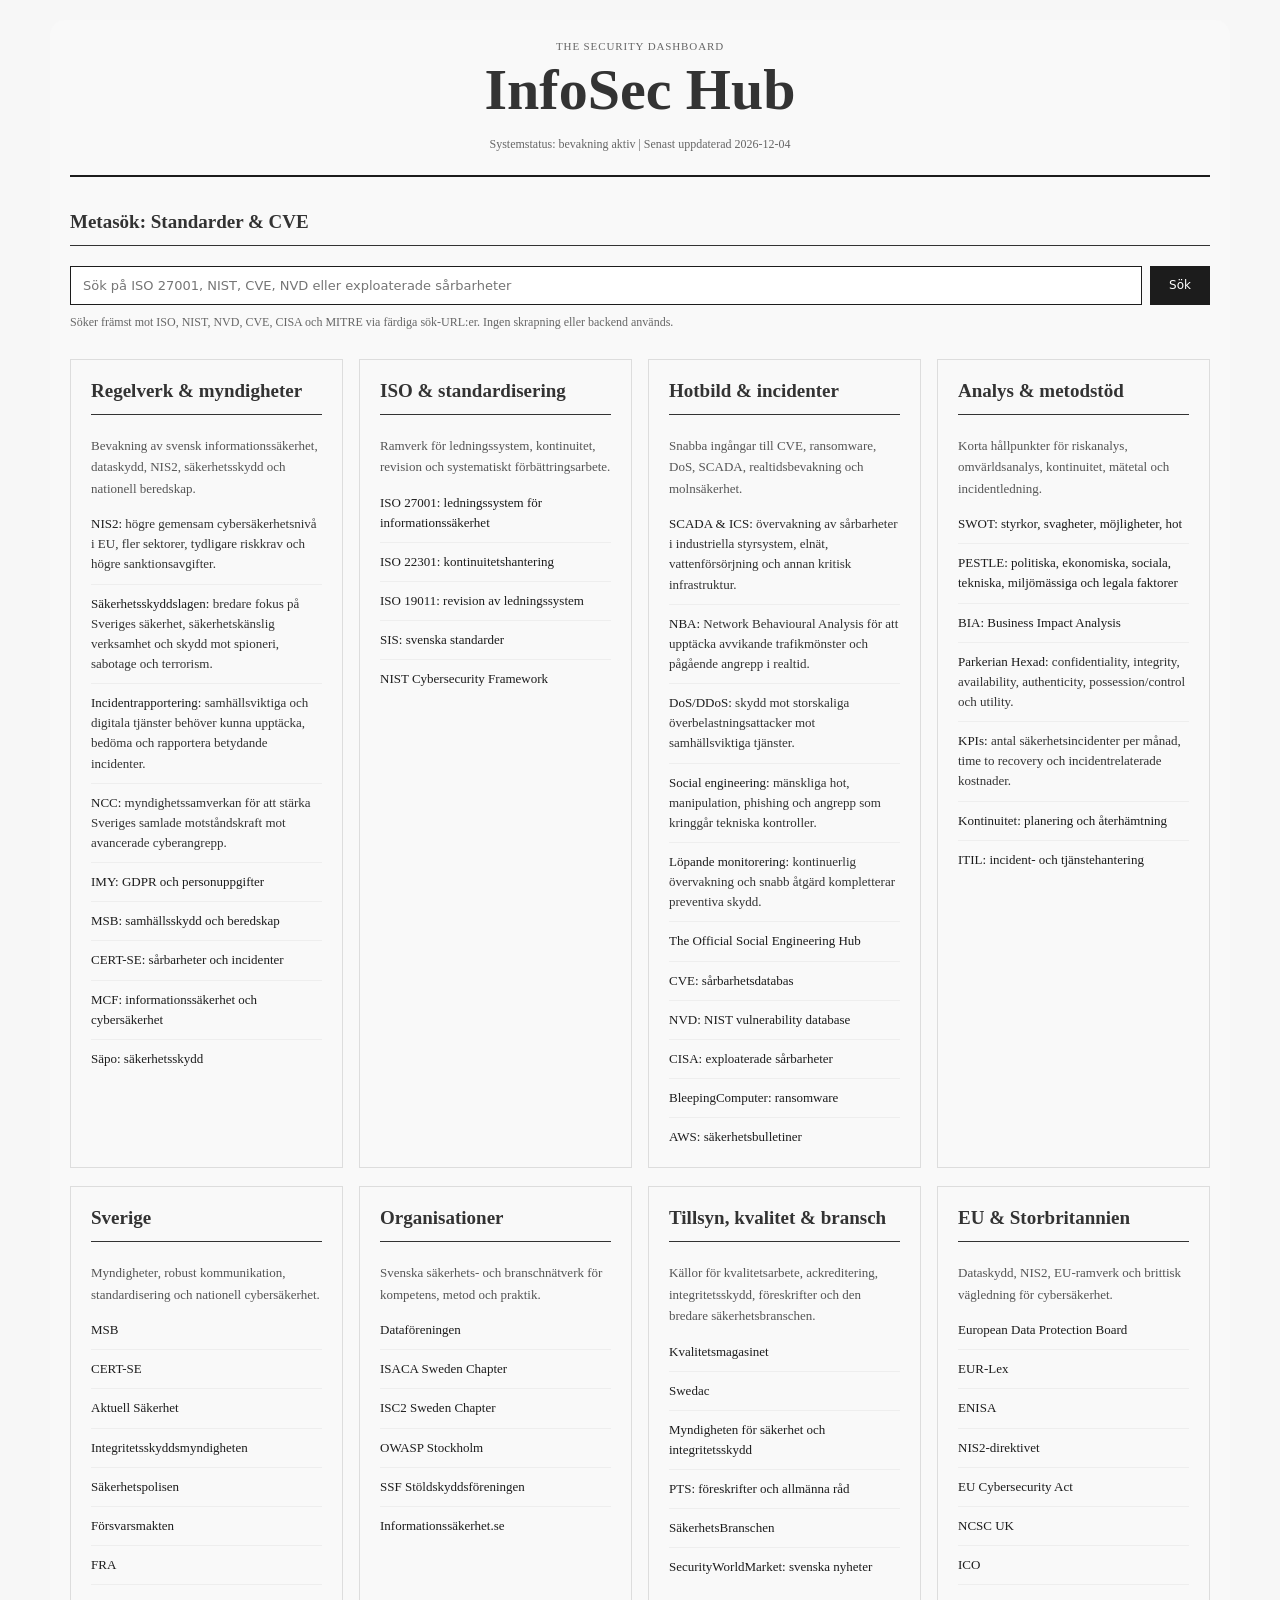
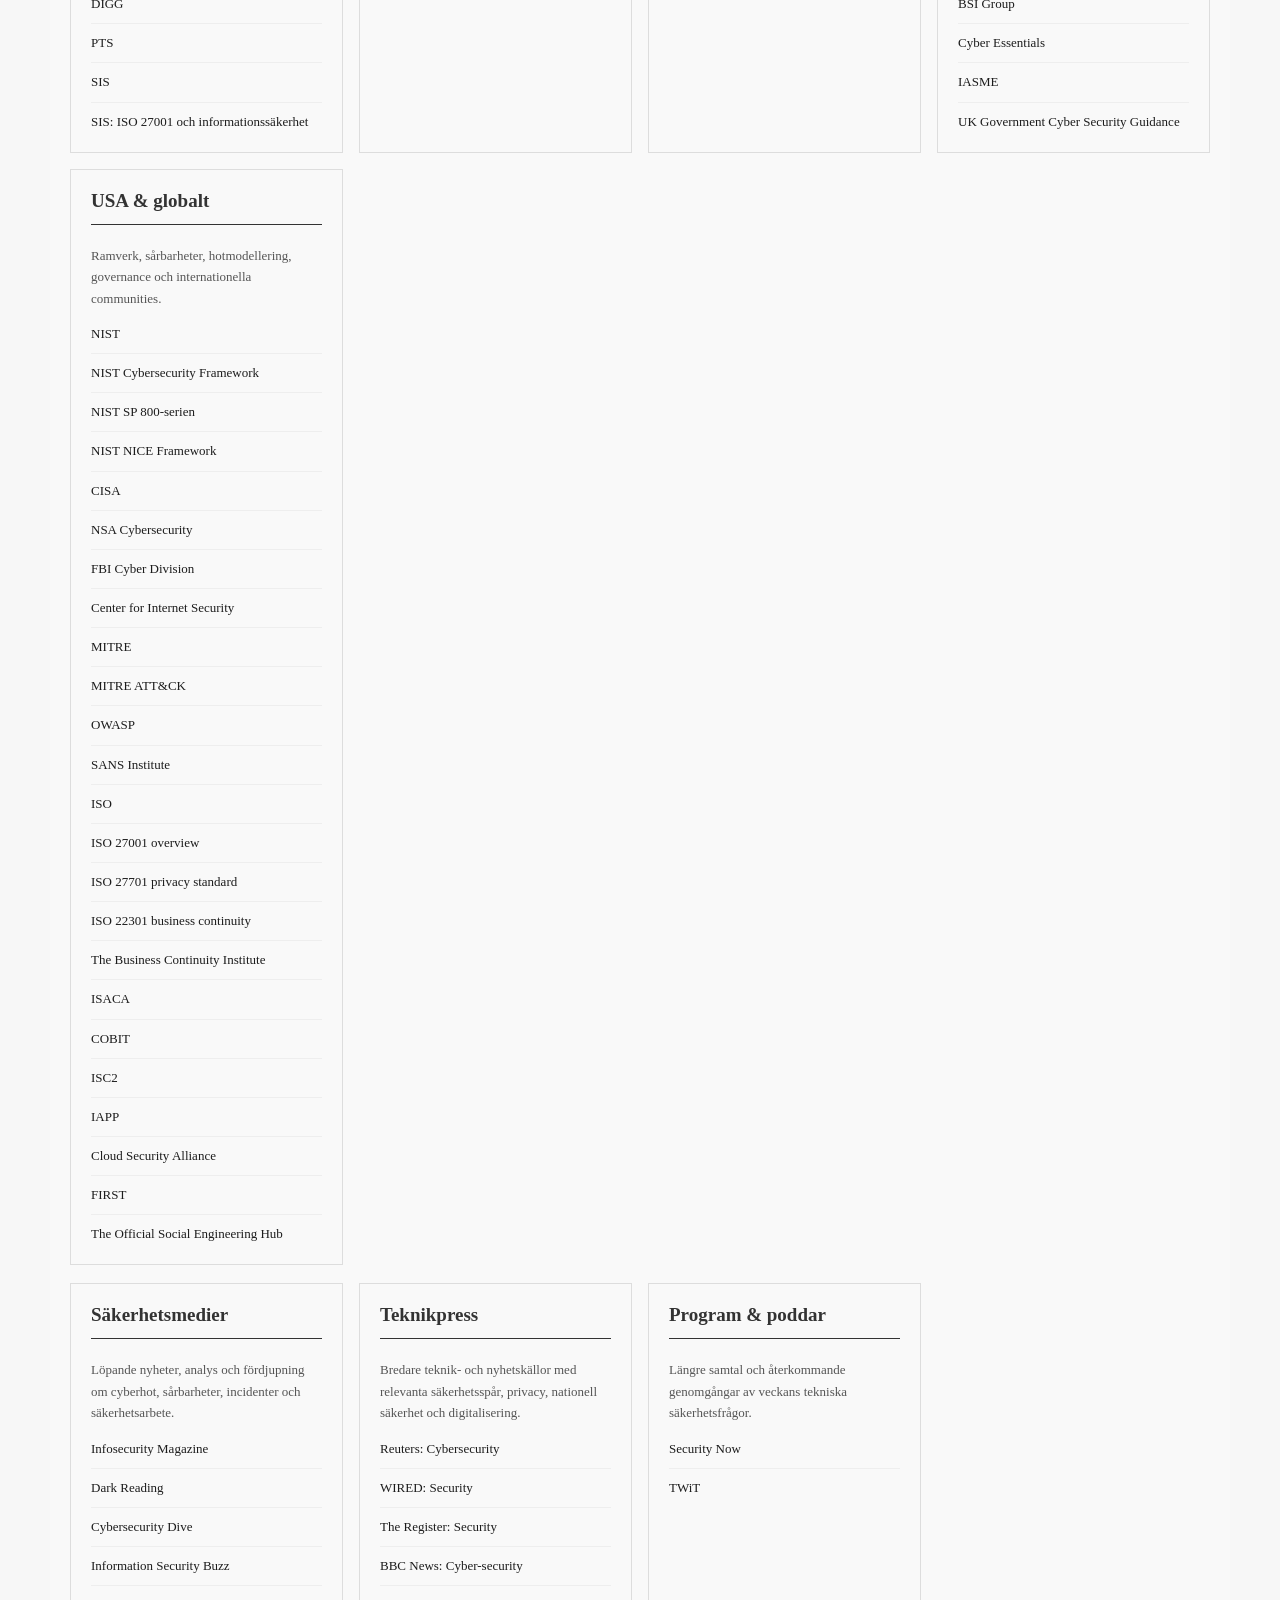
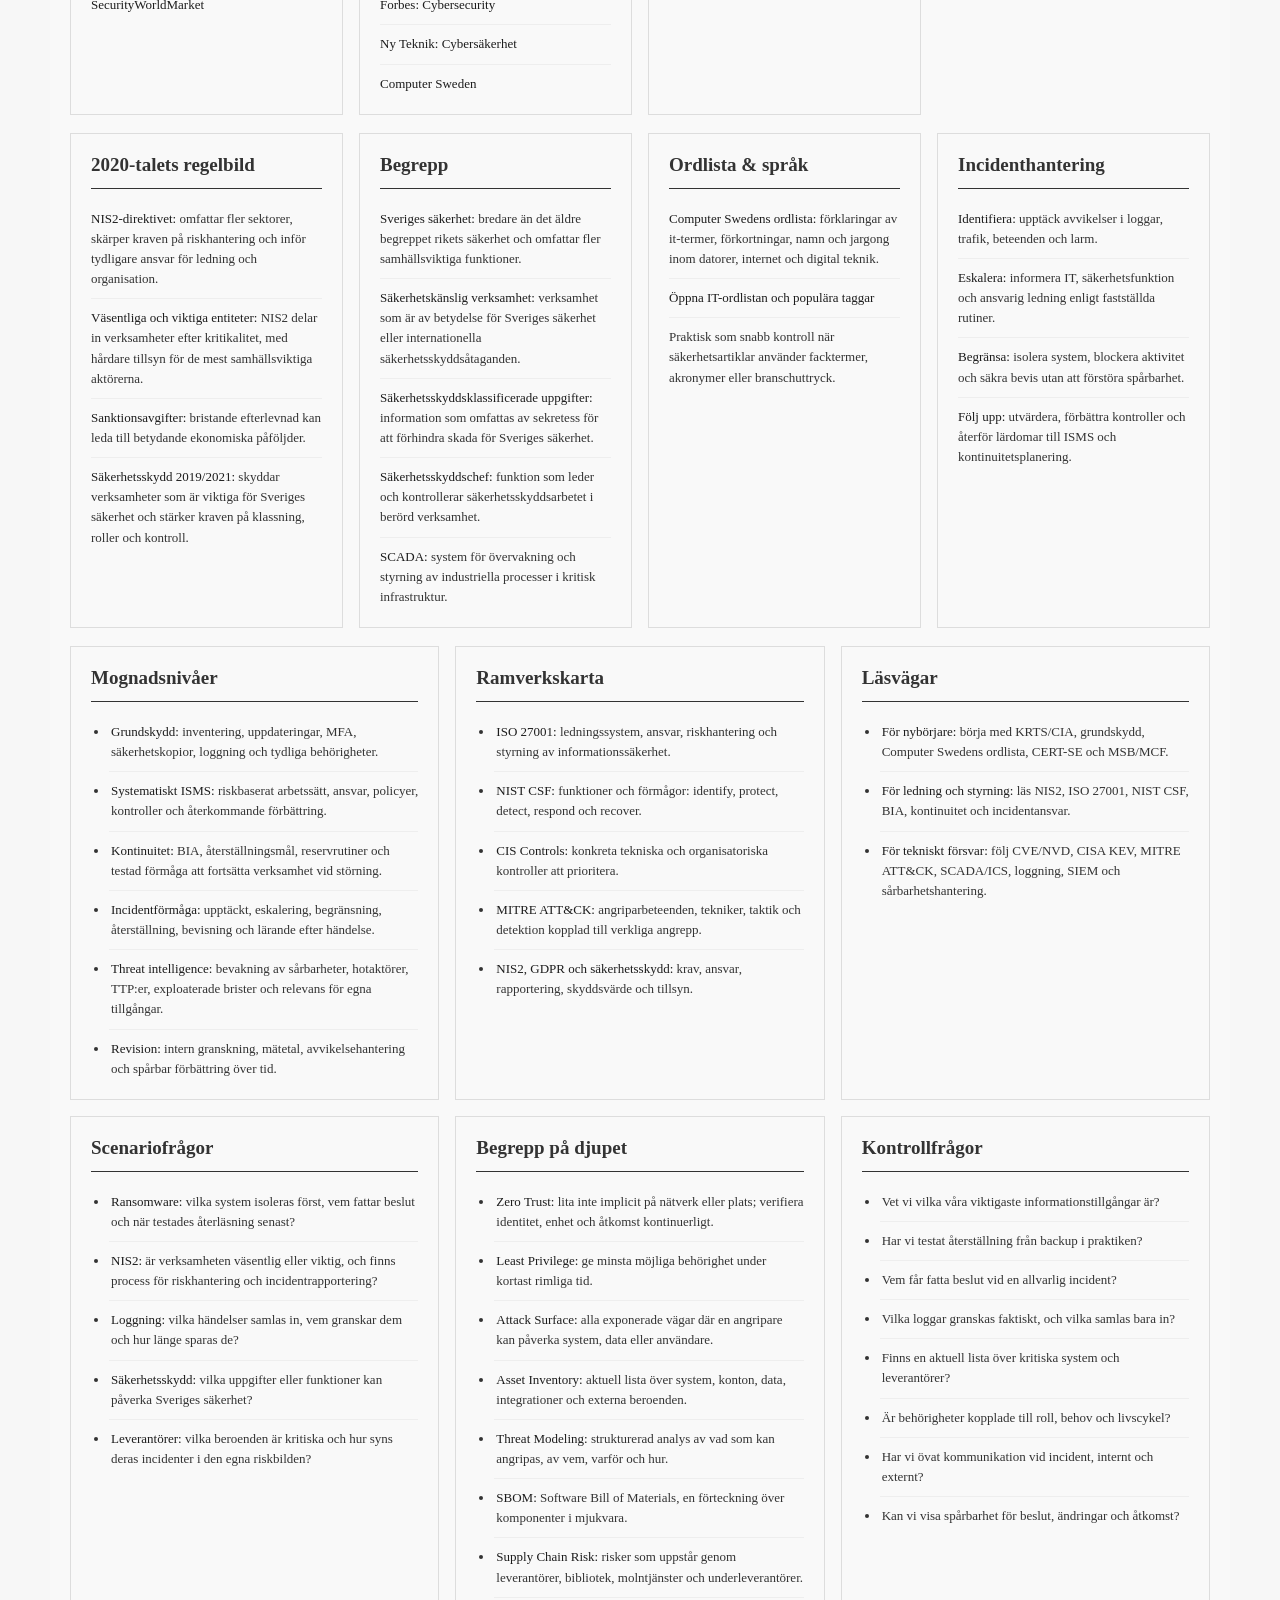
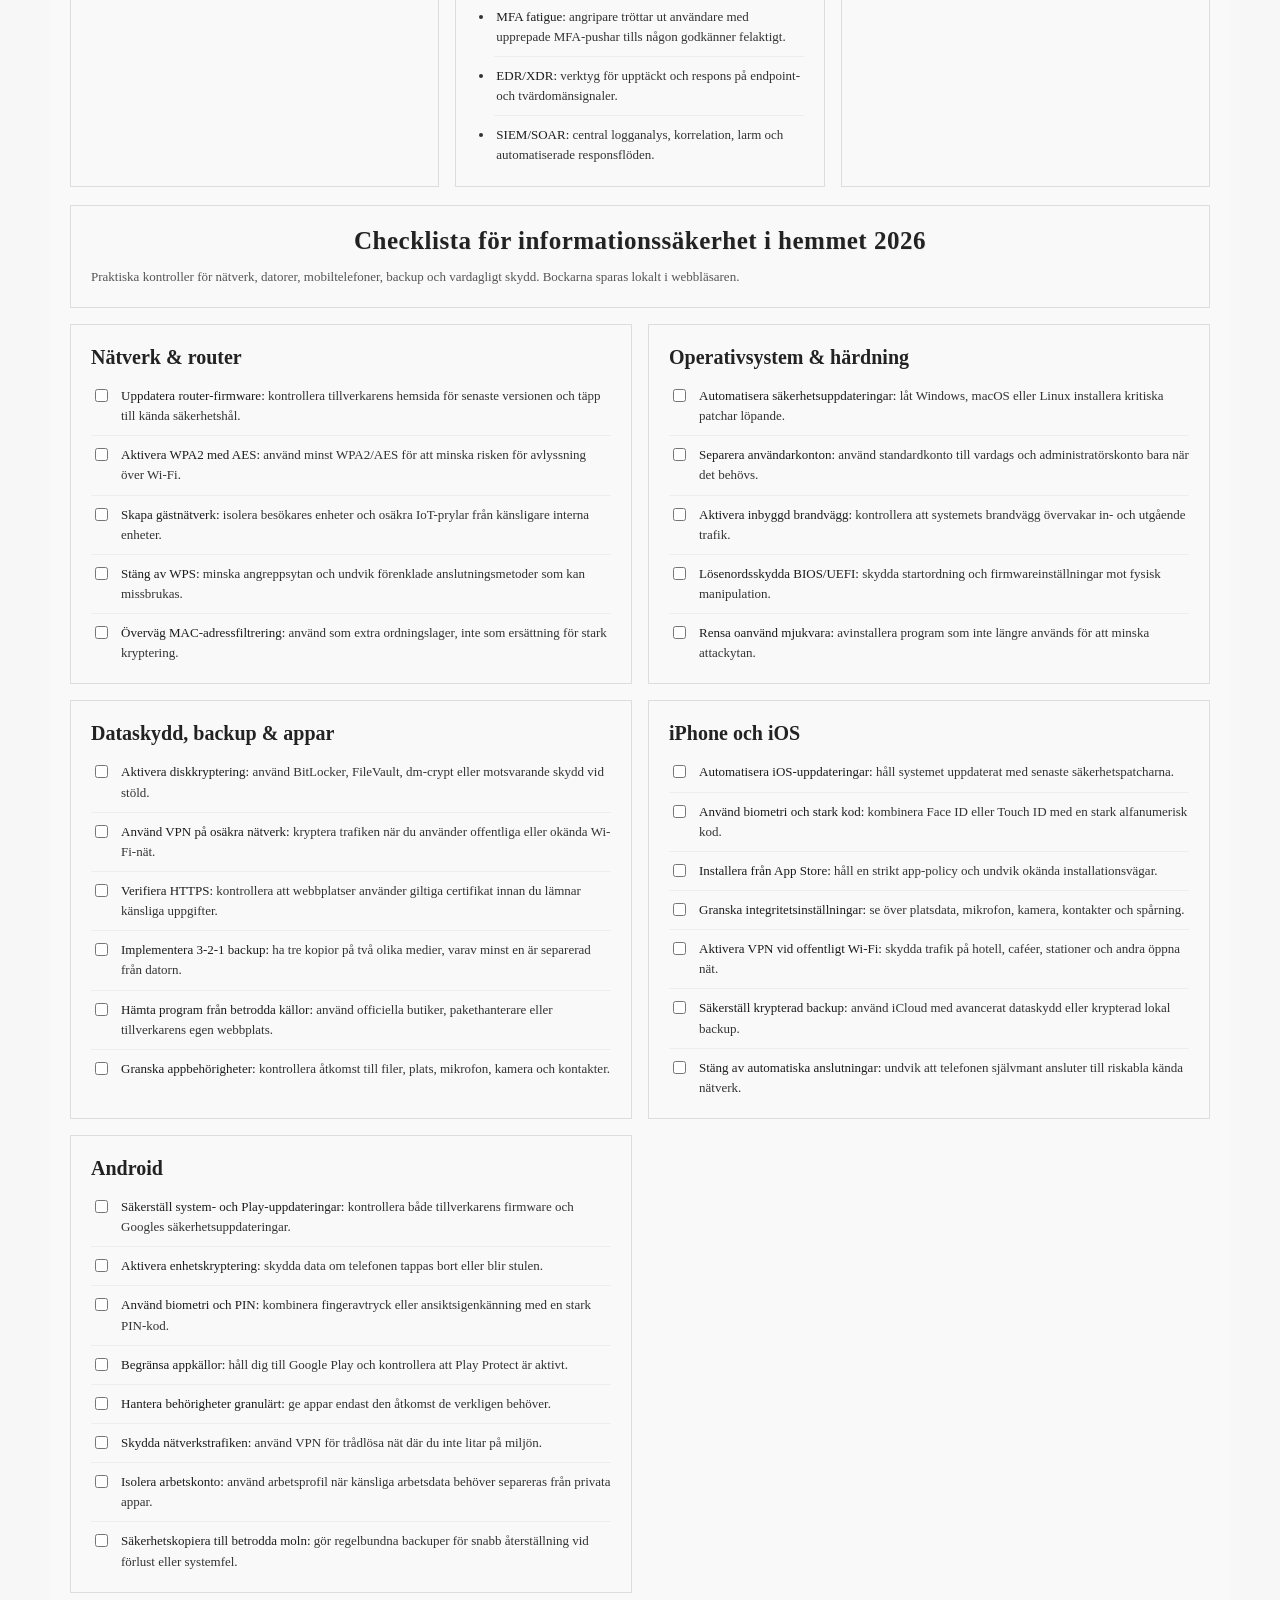
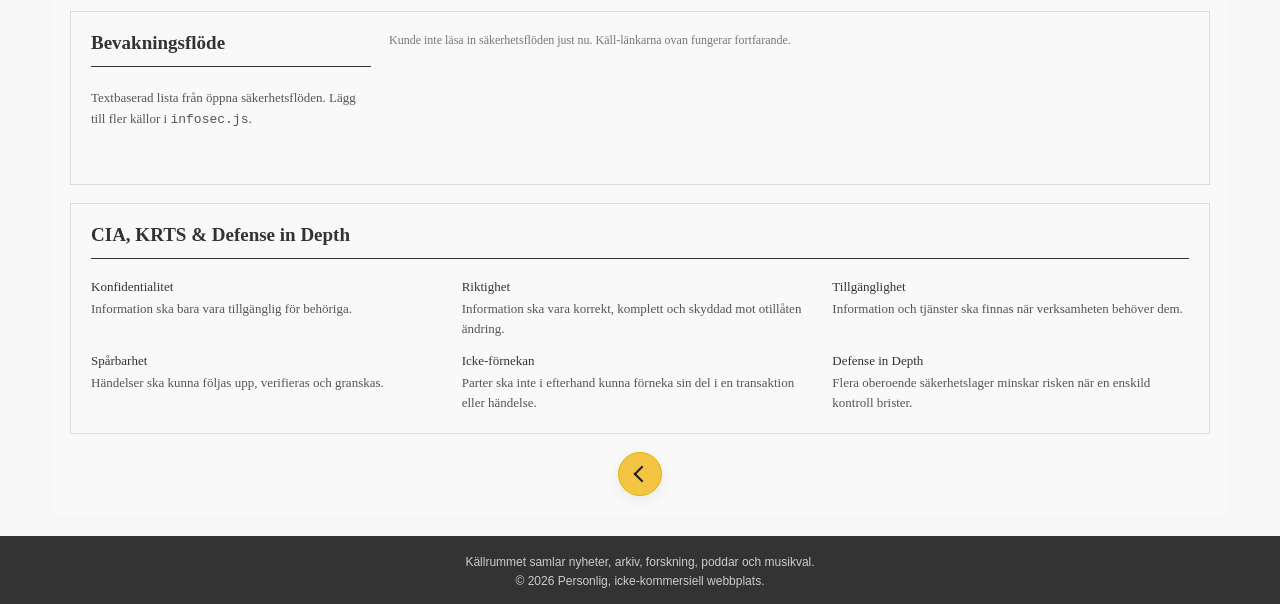
<file: infosec.html>
<!DOCTYPE html>
<html lang="sv">
<head>
    <meta charset="UTF-8">
    <meta name="viewport" content="width=device-width, initial-scale=1.0">
    <title>InfoSec Hub | Källrummet</title>
    <meta name="description" content="InfoSec Hub är en minimalistisk kunskaps- och bevakningssida för informationssäkerhet, GDPR, NIS2, säkerhetsskydd, ISO 27001, CVE, SCADA, incidenthantering och hemchecklistor.">
    <meta name="keywords" content="informationssäkerhet, InfoSec, cybersäkerhet, GDPR, NIS2, säkerhetsskyddslagen, Sveriges säkerhet, säkerhetskänslig verksamhet, ISO 27001, ISO 27701, ISO 22301, ISO 19011, NIST, NIST CSF, CIS Controls, MITRE ATT&CK, CISA, ENISA, NCSC, CVE, SCADA, ICS, NBA, MSB, IMY, CERT-SE, Aktuell Säkerhet, Kvalitetsmagasinet, Swedac, MSI, PTS, SäkerhetsBranschen, SecurityWorldMarket, Social Engineering Hub, FRA, DIGG, SIS, OWASP, ISACA, ISC2, BCI, Business Continuity Institute, Zero Trust, Least Privilege, Attack Surface, Asset Inventory, Threat Modeling, SBOM, Supply Chain Risk, MFA fatigue, EDR, XDR, SIEM, SOAR, Parkerian Hexad, KRTS, CIA, BIA, SWOT, PESTLE, Defense in Depth, hemmasäkerhet, routersäkerhet, iPhone säkerhet, Android säkerhet, backup, kryptering, IT-ordlista, Computer Sweden">
    <meta name="robots" content="index, follow, max-image-preview:large">
    <meta name="referrer" content="strict-origin-when-cross-origin">
    <meta http-equiv="Permissions-Policy" content="camera=(), microphone=(), geolocation=(), payment=(), usb=(), interest-cohort=()">
    <meta http-equiv="Content-Security-Policy" content="default-src 'self'; base-uri 'self'; object-src 'none'; frame-src 'none'; form-action 'self'; img-src 'self' data: https:; style-src 'self' https://fonts.googleapis.com; font-src 'self' https://fonts.gstatic.com; script-src 'self'; connect-src 'self' https://api.allorigins.win https://api.rss2json.com https://api.codetabs.com; upgrade-insecure-requests">
    <link rel="canonical" href="https://soulkrets-creator.github.io/kallrummet/infosec.html">
    <meta property="og:type" content="website">
    <meta property="og:locale" content="sv_SE">
    <meta property="og:title" content="InfoSec Hub | Källrummet">
    <meta property="og:description" content="En textbaserad hubb för informationssäkerhet, regelverk, standarder, hotbild, analysmetoder och praktiska checklistor.">
    <meta property="og:url" content="https://soulkrets-creator.github.io/kallrummet/infosec.html">
    <meta property="og:image" content="https://soulkrets-creator.github.io/kallrummet/logonews.jpg">
    <meta property="og:image:width" content="600">
    <meta property="og:image:height" content="271">
    <meta property="og:image:alt" content="Källrummet – InfoSec Hub">
    <meta name="twitter:card" content="summary_large_image">
    <meta name="twitter:title" content="InfoSec Hub | Källrummet">
    <meta name="twitter:description" content="Minimalistisk bevakning av informationssäkerhet, ISO, GDPR, NIS2, CVE, metodstöd och praktiska checklistor.">
    <meta name="twitter:image" content="https://soulkrets-creator.github.io/kallrummet/logonews.jpg">
    <meta name="twitter:image:alt" content="Källrummet – InfoSec Hub">
    <link rel="icon" type="image/png" href="favicon-32x32.png" sizes="32x32">
    <link rel="icon" type="image/png" href="favicon-16x16.png" sizes="16x16">
    <link rel="icon" type="image/png" href="favicon-96x96.png" sizes="96x96">
    <link rel="shortcut icon" href="favicon.ico">
    <link rel="apple-touch-icon" sizes="180x180" href="apple-touch-icon.png">
    <link rel="manifest" href="site.webmanifest">
    <meta name="apple-mobile-web-app-title" content="Källrummet">
    <meta name="theme-color" content="#f4c542">
    <link rel="preconnect" href="https://fonts.googleapis.com">
    <link rel="preconnect" href="https://fonts.gstatic.com" crossorigin>
    <link rel="dns-prefetch" href="https://api.allorigins.win">
    <link rel="dns-prefetch" href="https://api.rss2json.com">
    <link rel="dns-prefetch" href="https://api.codetabs.com">
    <link href="https://fonts.googleapis.com/css2?family=Montserrat:wght@400;500&family=Playfair+Display:wght@700&display=swap" rel="stylesheet">
    <link rel="stylesheet" href="style.css?v=2026-05-20-7">
    <script type="application/ld+json">
    {
      "@context": "https://schema.org",
      "@type": "CollectionPage",
      "name": "InfoSec Hub | Källrummet",
      "url": "https://soulkrets-creator.github.io/kallrummet/infosec.html",
      "description": "En minimalistisk hubb för informationssäkerhet, NIS2, säkerhetsskydd, standarder, hotbild, SCADA, incidenthantering, ramverk, kontrollfrågor och hemchecklistor.",
      "inLanguage": "sv-SE",
      "isPartOf": {
        "@type": "WebSite",
        "name": "Källrummet",
        "url": "https://soulkrets-creator.github.io/kallrummet/"
      }
    }
    </script>
</head>
<body>
    <main class="container infosec-page">
        <header class="infosec-header">
            <p class="infosec-kicker">The Security Dashboard</p>
            <h1>InfoSec Hub</h1>
            <p class="infosec-status">Systemstatus: bevakning aktiv | Senast uppdaterad <span id="infosec-date">-</span></p>
        </header>

        <section class="infosec-search" aria-labelledby="infosec-search-heading">
            <h2 id="infosec-search-heading">Metasök: Standarder &amp; CVE</h2>
            <form id="infosec-search-form">
                <label class="visually-hidden" for="infosec-query">Sök informationssäkerhet, standarder eller sårbarheter</label>
                <input id="infosec-query" name="query" type="search" placeholder="Sök på ISO 27001, NIST, CVE, NVD eller exploaterade sårbarheter" autocomplete="off">
                <button type="submit">Sök</button>
            </form>
            <p class="infosec-help">Söker främst mot ISO, NIST, NVD, CVE, CISA och MITRE via färdiga sök-URL:er. Ingen skrapning eller backend används.</p>
        </section>

        <section class="infosec-grid" aria-label="Informationssäkerhet">
            <article class="infosec-card">
                <h2>Regelverk &amp; myndigheter</h2>
                <p>Bevakning av svensk informationssäkerhet, dataskydd, NIS2, säkerhetsskydd och nationell beredskap.</p>
                <ul>
                    <li><strong>NIS2:</strong> högre gemensam cybersäkerhetsnivå i EU, fler sektorer, tydligare riskkrav och högre sanktionsavgifter.</li>
                    <li><strong>Säkerhetsskyddslagen:</strong> bredare fokus på Sveriges säkerhet, säkerhetskänslig verksamhet och skydd mot spioneri, sabotage och terrorism.</li>
                    <li><strong>Incidentrapportering:</strong> samhällsviktiga och digitala tjänster behöver kunna upptäcka, bedöma och rapportera betydande incidenter.</li>
                    <li><strong>NCC:</strong> myndighetssamverkan för att stärka Sveriges samlade motståndskraft mot avancerade cyberangrepp.</li>
                    <li><a href="https://www.imy.se/nyheter/" target="_blank" rel="noopener noreferrer">IMY: GDPR och personuppgifter</a></li>
                    <li><a href="https://www.msb.se/" target="_blank" rel="noopener noreferrer">MSB: samhällsskydd och beredskap</a></li>
                    <li><a href="https://www.cert.se/" target="_blank" rel="noopener noreferrer">CERT-SE: sårbarheter och incidenter</a></li>
                    <li><a href="https://www.mcf.se/sv/amnesomraden/informationssakerhet-och-cybersakerhet/" target="_blank" rel="noopener noreferrer">MCF: informationssäkerhet och cybersäkerhet</a></li>
                    <li><a href="https://www.sakerhetspolisen.se/sakerhetsskydd.html" target="_blank" rel="noopener noreferrer">Säpo: säkerhetsskydd</a></li>
                </ul>
            </article>

            <article class="infosec-card">
                <h2>ISO &amp; standardisering</h2>
                <p>Ramverk för ledningssystem, kontinuitet, revision och systematiskt förbättringsarbete.</p>
                <ul>
                    <li><a href="https://www.iso.org/standard/27001" target="_blank" rel="noopener noreferrer">ISO 27001: ledningssystem för informationssäkerhet</a></li>
                    <li><a href="https://www.iso.org/standard/75106.html" target="_blank" rel="noopener noreferrer">ISO 22301: kontinuitetshantering</a></li>
                    <li><a href="https://www.iso.org/standard/70017.html" target="_blank" rel="noopener noreferrer">ISO 19011: revision av ledningssystem</a></li>
                    <li><a href="https://www.sis.se/standarder/" target="_blank" rel="noopener noreferrer">SIS: svenska standarder</a></li>
                    <li><a href="https://www.nist.gov/cyberframework" target="_blank" rel="noopener noreferrer">NIST Cybersecurity Framework</a></li>
                </ul>
            </article>

            <article class="infosec-card">
                <h2>Hotbild &amp; incidenter</h2>
                <p>Snabba ingångar till CVE, ransomware, DoS, SCADA, realtidsbevakning och molnsäkerhet.</p>
                <ul>
                    <li><strong>SCADA &amp; ICS:</strong> övervakning av sårbarheter i industriella styrsystem, elnät, vattenförsörjning och annan kritisk infrastruktur.</li>
                    <li><strong>NBA:</strong> Network Behavioural Analysis för att upptäcka avvikande trafikmönster och pågående angrepp i realtid.</li>
                    <li><strong>DoS/DDoS:</strong> skydd mot storskaliga överbelastningsattacker mot samhällsviktiga tjänster.</li>
                    <li><strong>Social engineering:</strong> mänskliga hot, manipulation, phishing och angrepp som kringgår tekniska kontroller.</li>
                    <li><strong>Löpande monitorering:</strong> kontinuerlig övervakning och snabb åtgärd kompletterar preventiva skydd.</li>
                    <li><a href="https://www.social-engineer.org/" target="_blank" rel="noopener noreferrer">The Official Social Engineering Hub</a></li>
                    <li><a href="https://www.cve.org/" target="_blank" rel="noopener noreferrer">CVE: sårbarhetsdatabas</a></li>
                    <li><a href="https://nvd.nist.gov/" target="_blank" rel="noopener noreferrer">NVD: NIST vulnerability database</a></li>
                    <li><a href="https://www.cisa.gov/known-exploited-vulnerabilities-catalog" target="_blank" rel="noopener noreferrer">CISA: exploaterade sårbarheter</a></li>
                    <li><a href="https://www.bleepingcomputer.com/tag/ransomware/" target="_blank" rel="noopener noreferrer">BleepingComputer: ransomware</a></li>
                    <li><a href="https://aws.amazon.com/security/security-bulletins/" target="_blank" rel="noopener noreferrer">AWS: säkerhetsbulletiner</a></li>
                </ul>
            </article>

            <article class="infosec-card">
                <h2>Analys &amp; metodstöd</h2>
                <p>Korta hållpunkter för riskanalys, omvärldsanalys, kontinuitet, mätetal och incidentledning.</p>
                <ul>
                    <li><a href="https://www.google.com/search?q=SWOT+informationss%C3%A4kerhet+riskanalys" target="_blank" rel="noopener noreferrer">SWOT: styrkor, svagheter, möjligheter, hot</a></li>
                    <li><a href="https://www.google.com/search?q=PESTLE+cybersecurity+risk+analysis" target="_blank" rel="noopener noreferrer">PESTLE: politiska, ekonomiska, sociala, tekniska, miljömässiga och legala faktorer</a></li>
                    <li><a href="https://www.google.com/search?q=Business+Impact+Analysis+information+security" target="_blank" rel="noopener noreferrer">BIA: Business Impact Analysis</a></li>
                    <li><strong>Parkerian Hexad:</strong> confidentiality, integrity, availability, authenticity, possession/control och utility.</li>
                    <li><strong>KPIs:</strong> antal säkerhetsincidenter per månad, time to recovery och incidentrelaterade kostnader.</li>
                    <li><a href="https://www.iso.org/standard/75106.html" target="_blank" rel="noopener noreferrer">Kontinuitet: planering och återhämtning</a></li>
                    <li><a href="https://www.axelos.com/certifications/itil-service-management" target="_blank" rel="noopener noreferrer">ITIL: incident- och tjänstehantering</a></li>
                </ul>
            </article>
        </section>

        <section class="infosec-grid infosec-directory" aria-label="Källbibliotek för informationssäkerhet">
            <article class="infosec-card">
                <h2>Sverige</h2>
                <p>Myndigheter, robust kommunikation, standardisering och nationell cybersäkerhet.</p>
                <ul>
                    <li><a href="https://www.msb.se/" target="_blank" rel="noopener noreferrer">MSB</a></li>
                    <li><a href="https://www.cert.se/" target="_blank" rel="noopener noreferrer">CERT-SE</a></li>
                    <li><a href="https://www.aktuellsakerhet.se/" target="_blank" rel="noopener noreferrer">Aktuell Säkerhet</a></li>
                    <li><a href="https://www.imy.se/" target="_blank" rel="noopener noreferrer">Integritetsskyddsmyndigheten</a></li>
                    <li><a href="https://www.sakerhetspolisen.se/" target="_blank" rel="noopener noreferrer">Säkerhetspolisen</a></li>
                    <li><a href="https://www.forsvarsmakten.se/" target="_blank" rel="noopener noreferrer">Försvarsmakten</a></li>
                    <li><a href="https://www.fra.se/" target="_blank" rel="noopener noreferrer">FRA</a></li>
                    <li><a href="https://www.digg.se/" target="_blank" rel="noopener noreferrer">DIGG</a></li>
                    <li><a href="https://www.pts.se/" target="_blank" rel="noopener noreferrer">PTS</a></li>
                    <li><a href="https://www.sis.se/" target="_blank" rel="noopener noreferrer">SIS</a></li>
                    <li><a href="https://www.sis.se/iso27001/dettariso27001/" target="_blank" rel="noopener noreferrer">SIS: ISO 27001 och informationssäkerhet</a></li>
                </ul>
            </article>

            <article class="infosec-card">
                <h2>Organisationer</h2>
                <p>Svenska säkerhets- och branschnätverk för kompetens, metod och praktik.</p>
                <ul>
                    <li><a href="https://www.dataforeningen.se/" target="_blank" rel="noopener noreferrer">Dataföreningen</a></li>
                    <li><a href="https://engage.isaca.org/swedenchapter/home" target="_blank" rel="noopener noreferrer">ISACA Sweden Chapter</a></li>
                    <li><a href="https://www.isc2chapter-sweden.se/" target="_blank" rel="noopener noreferrer">ISC2 Sweden Chapter</a></li>
                    <li><a href="https://owasp.org/www-chapter-stockholm/" target="_blank" rel="noopener noreferrer">OWASP Stockholm</a></li>
                    <li><a href="https://www.stoldskyddsforeningen.se/" target="_blank" rel="noopener noreferrer">SSF Stöldskyddsföreningen</a></li>
                    <li><a href="https://www.informationssakerhet.se/" target="_blank" rel="noopener noreferrer">Informationssäkerhet.se</a></li>
                </ul>
            </article>

            <article class="infosec-card">
                <h2>Tillsyn, kvalitet &amp; bransch</h2>
                <p>Källor för kvalitetsarbete, ackreditering, integritetsskydd, föreskrifter och den bredare säkerhetsbranschen.</p>
                <ul>
                    <li><a href="https://kvalitetsmagasinet.se/" target="_blank" rel="noopener noreferrer">Kvalitetsmagasinet</a></li>
                    <li><a href="https://www.swedac.se/" target="_blank" rel="noopener noreferrer">Swedac</a></li>
                    <li><a href="https://www.msi.se/" target="_blank" rel="noopener noreferrer">Myndigheten för säkerhet och integritetsskydd</a></li>
                    <li><a href="https://pts.se/regelbibliotek/gallande-foreskrifter-och-allmanna-rad/" target="_blank" rel="noopener noreferrer">PTS: föreskrifter och allmänna råd</a></li>
                    <li><a href="https://sakerhetsbranschen.se/" target="_blank" rel="noopener noreferrer">SäkerhetsBranschen</a></li>
                    <li><a href="https://www.securityworldmarket.com/se/Nyheter" target="_blank" rel="noopener noreferrer">SecurityWorldMarket: svenska nyheter</a></li>
                </ul>
            </article>

            <article class="infosec-card">
                <h2>EU &amp; Storbritannien</h2>
                <p>Dataskydd, NIS2, EU-ramverk och brittisk vägledning för cybersäkerhet.</p>
                <ul>
                    <li><a href="https://www.edpb.europa.eu/" target="_blank" rel="noopener noreferrer">European Data Protection Board</a></li>
                    <li><a href="https://eur-lex.europa.eu/" target="_blank" rel="noopener noreferrer">EUR-Lex</a></li>
                    <li><a href="https://www.enisa.europa.eu/" target="_blank" rel="noopener noreferrer">ENISA</a></li>
                    <li><a href="https://digital-strategy.ec.europa.eu/en/policies/nis2-directive" target="_blank" rel="noopener noreferrer">NIS2-direktivet</a></li>
                    <li><a href="https://digital-strategy.ec.europa.eu/en/policies/cybersecurity-act" target="_blank" rel="noopener noreferrer">EU Cybersecurity Act</a></li>
                    <li><a href="https://www.ncsc.gov.uk/" target="_blank" rel="noopener noreferrer">NCSC UK</a></li>
                    <li><a href="https://ico.org.uk/" target="_blank" rel="noopener noreferrer">ICO</a></li>
                    <li><a href="https://www.bsigroup.com/" target="_blank" rel="noopener noreferrer">BSI Group</a></li>
                    <li><a href="https://www.cyberessentials.ncsc.gov.uk/" target="_blank" rel="noopener noreferrer">Cyber Essentials</a></li>
                    <li><a href="https://iasme.co.uk/" target="_blank" rel="noopener noreferrer">IASME</a></li>
                    <li><a href="https://www.gov.uk/government/collections/cyber-security-guidance-for-business" target="_blank" rel="noopener noreferrer">UK Government Cyber Security Guidance</a></li>
                </ul>
            </article>

            <article class="infosec-card">
                <h2>USA &amp; globalt</h2>
                <p>Ramverk, sårbarheter, hotmodellering, governance och internationella communities.</p>
                <ul>
                    <li><a href="https://www.nist.gov/" target="_blank" rel="noopener noreferrer">NIST</a></li>
                    <li><a href="https://www.nist.gov/cyberframework" target="_blank" rel="noopener noreferrer">NIST Cybersecurity Framework</a></li>
                    <li><a href="https://csrc.nist.gov/publications/sp800" target="_blank" rel="noopener noreferrer">NIST SP 800-serien</a></li>
                    <li><a href="https://www.nist.gov/itl/applied-cybersecurity/nice" target="_blank" rel="noopener noreferrer">NIST NICE Framework</a></li>
                    <li><a href="https://www.cisa.gov/" target="_blank" rel="noopener noreferrer">CISA</a></li>
                    <li><a href="https://www.nsa.gov/Cybersecurity/" target="_blank" rel="noopener noreferrer">NSA Cybersecurity</a></li>
                    <li><a href="https://www.fbi.gov/investigate/cyber" target="_blank" rel="noopener noreferrer">FBI Cyber Division</a></li>
                    <li><a href="https://www.cisecurity.org/" target="_blank" rel="noopener noreferrer">Center for Internet Security</a></li>
                    <li><a href="https://www.mitre.org/" target="_blank" rel="noopener noreferrer">MITRE</a></li>
                    <li><a href="https://attack.mitre.org/" target="_blank" rel="noopener noreferrer">MITRE ATT&amp;CK</a></li>
                    <li><a href="https://owasp.org/" target="_blank" rel="noopener noreferrer">OWASP</a></li>
                    <li><a href="https://www.sans.org/emea" target="_blank" rel="noopener noreferrer">SANS Institute</a></li>
                    <li><a href="https://www.iso.org/" target="_blank" rel="noopener noreferrer">ISO</a></li>
                    <li><a href="https://www.iso.org/isoiec-27001-information-security.html" target="_blank" rel="noopener noreferrer">ISO 27001 overview</a></li>
                    <li><a href="https://www.iso.org/standard/71670.html" target="_blank" rel="noopener noreferrer">ISO 27701 privacy standard</a></li>
                    <li><a href="https://www.iso.org/standard/75106.html" target="_blank" rel="noopener noreferrer">ISO 22301 business continuity</a></li>
                    <li><a href="https://www.thebci.org/" target="_blank" rel="noopener noreferrer">The Business Continuity Institute</a></li>
                    <li><a href="https://www.isaca.org/" target="_blank" rel="noopener noreferrer">ISACA</a></li>
                    <li><a href="https://www.isaca.org/resources/cobit" target="_blank" rel="noopener noreferrer">COBIT</a></li>
                    <li><a href="https://www.isc2.org/" target="_blank" rel="noopener noreferrer">ISC2</a></li>
                    <li><a href="https://iapp.org/" target="_blank" rel="noopener noreferrer">IAPP</a></li>
                    <li><a href="https://cloudsecurityalliance.org/" target="_blank" rel="noopener noreferrer">Cloud Security Alliance</a></li>
                    <li><a href="https://www.first.org/" target="_blank" rel="noopener noreferrer">FIRST</a></li>
                    <li><a href="https://www.social-engineer.org/" target="_blank" rel="noopener noreferrer">The Official Social Engineering Hub</a></li>
                </ul>
            </article>
        </section>

        <section class="infosec-grid infosec-media" aria-label="Nyheter, medier och säkerhetspoddar">
            <article class="infosec-card">
                <h2>Säkerhetsmedier</h2>
                <p>Löpande nyheter, analys och fördjupning om cyberhot, sårbarheter, incidenter och säkerhetsarbete.</p>
                <ul>
                    <li><a href="https://www.infosecurity-magazine.com/" target="_blank" rel="noopener noreferrer">Infosecurity Magazine</a></li>
                    <li><a href="https://www.darkreading.com/" target="_blank" rel="noopener noreferrer">Dark Reading</a></li>
                    <li><a href="https://www.cybersecuritydive.com/" target="_blank" rel="noopener noreferrer">Cybersecurity Dive</a></li>
                    <li><a href="https://informationsecuritybuzz.com/" target="_blank" rel="noopener noreferrer">Information Security Buzz</a></li>
                    <li><a href="https://www.securityworldmarket.com/se/Nyheter" target="_blank" rel="noopener noreferrer">SecurityWorldMarket</a></li>
                </ul>
            </article>

            <article class="infosec-card">
                <h2>Teknikpress</h2>
                <p>Bredare teknik- och nyhetskällor med relevanta säkerhetsspår, privacy, nationell säkerhet och digitalisering.</p>
                <ul>
                    <li><a href="https://www.reuters.com/technology/cybersecurity/" target="_blank" rel="noopener noreferrer">Reuters: Cybersecurity</a></li>
                    <li><a href="https://www.wired.com/category/security/" target="_blank" rel="noopener noreferrer">WIRED: Security</a></li>
                    <li><a href="https://www.theregister.com/security" target="_blank" rel="noopener noreferrer">The Register: Security</a></li>
                    <li><a href="https://www.bbc.com/news/topics/cz4pr2gd85qt" target="_blank" rel="noopener noreferrer">BBC News: Cyber-security</a></li>
                    <li><a href="https://www.forbes.com/cybersecurity/" target="_blank" rel="noopener noreferrer">Forbes: Cybersecurity</a></li>
                    <li><a href="https://www.nyteknik.se/amnen/cybers%C3%A4kerhet" target="_blank" rel="noopener noreferrer">Ny Teknik: Cybersäkerhet</a></li>
                    <li><a href="https://computersweden.se/" target="_blank" rel="noopener noreferrer">Computer Sweden</a></li>
                </ul>
            </article>

            <article class="infosec-card">
                <h2>Program &amp; poddar</h2>
                <p>Längre samtal och återkommande genomgångar av veckans tekniska säkerhetsfrågor.</p>
                <ul>
                    <li><a href="https://twit.tv/shows/security-now" target="_blank" rel="noopener noreferrer">Security Now</a></li>
                    <li><a href="https://twit.tv/" target="_blank" rel="noopener noreferrer">TWiT</a></li>
                </ul>
            </article>
        </section>

        <section class="infosec-reference" aria-label="Snabbreferens för 2020-talets säkerhetslandskap">
            <article class="infosec-card">
                <h2>2020-talets regelbild</h2>
                <ul>
                    <li><strong>NIS2-direktivet:</strong> omfattar fler sektorer, skärper kraven på riskhantering och inför tydligare ansvar för ledning och organisation.</li>
                    <li><strong>Väsentliga och viktiga entiteter:</strong> NIS2 delar in verksamheter efter kritikalitet, med hårdare tillsyn för de mest samhällsviktiga aktörerna.</li>
                    <li><strong>Sanktionsavgifter:</strong> bristande efterlevnad kan leda till betydande ekonomiska påföljder.</li>
                    <li><strong>Säkerhetsskydd 2019/2021:</strong> skyddar verksamheter som är viktiga för Sveriges säkerhet och stärker kraven på klassning, roller och kontroll.</li>
                </ul>
            </article>

            <article class="infosec-card">
                <h2>Begrepp</h2>
                <ul>
                    <li><strong>Sveriges säkerhet:</strong> bredare än det äldre begreppet rikets säkerhet och omfattar fler samhällsviktiga funktioner.</li>
                    <li><strong>Säkerhetskänslig verksamhet:</strong> verksamhet som är av betydelse för Sveriges säkerhet eller internationella säkerhetsskyddsåtaganden.</li>
                    <li><strong>Säkerhetsskyddsklassificerade uppgifter:</strong> information som omfattas av sekretess för att förhindra skada för Sveriges säkerhet.</li>
                    <li><strong>Säkerhetsskyddschef:</strong> funktion som leder och kontrollerar säkerhetsskyddsarbetet i berörd verksamhet.</li>
                    <li><strong>SCADA:</strong> system för övervakning och styrning av industriella processer i kritisk infrastruktur.</li>
                </ul>
            </article>

            <article class="infosec-card">
                <h2>Ordlista &amp; språk</h2>
                <ul>
                    <li><strong>Computer Swedens ordlista:</strong> förklaringar av it-termer, förkortningar, namn och jargong inom datorer, internet och digital teknik.</li>
                    <li><a href="https://it-ord.computersweden.se/" target="_blank" rel="noopener noreferrer">Öppna IT-ordlistan och populära taggar</a></li>
                    <li>Praktisk som snabb kontroll när säkerhetsartiklar använder facktermer, akronymer eller branschuttryck.</li>
                </ul>
            </article>

            <article class="infosec-card">
                <h2>Incidenthantering</h2>
                <ul>
                    <li><strong>Identifiera:</strong> upptäck avvikelser i loggar, trafik, beteenden och larm.</li>
                    <li><strong>Eskalera:</strong> informera IT, säkerhetsfunktion och ansvarig ledning enligt fastställda rutiner.</li>
                    <li><strong>Begränsa:</strong> isolera system, blockera aktivitet och säkra bevis utan att förstöra spårbarhet.</li>
                    <li><strong>Följ upp:</strong> utvärdera, förbättra kontroller och återför lärdomar till ISMS och kontinuitetsplanering.</li>
                </ul>
            </article>
        </section>

        <section class="infosec-deep-dive" aria-label="Fördjupning och arbetsstruktur">
            <article class="infosec-card">
                <h2>Mognadsnivåer</h2>
                <ul>
                    <li><strong>Grundskydd:</strong> inventering, uppdateringar, MFA, säkerhetskopior, loggning och tydliga behörigheter.</li>
                    <li><strong>Systematiskt ISMS:</strong> riskbaserat arbetssätt, ansvar, policyer, kontroller och återkommande förbättring.</li>
                    <li><strong>Kontinuitet:</strong> BIA, återställningsmål, reservrutiner och testad förmåga att fortsätta verksamhet vid störning.</li>
                    <li><strong>Incidentförmåga:</strong> upptäckt, eskalering, begränsning, återställning, bevisning och lärande efter händelse.</li>
                    <li><strong>Threat intelligence:</strong> bevakning av sårbarheter, hotaktörer, TTP:er, exploaterade brister och relevans för egna tillgångar.</li>
                    <li><strong>Revision:</strong> intern granskning, mätetal, avvikelsehantering och spårbar förbättring över tid.</li>
                </ul>
            </article>

            <article class="infosec-card">
                <h2>Ramverkskarta</h2>
                <ul>
                    <li><strong>ISO 27001:</strong> ledningssystem, ansvar, riskhantering och styrning av informationssäkerhet.</li>
                    <li><strong>NIST CSF:</strong> funktioner och förmågor: identify, protect, detect, respond och recover.</li>
                    <li><strong>CIS Controls:</strong> konkreta tekniska och organisatoriska kontroller att prioritera.</li>
                    <li><strong>MITRE ATT&amp;CK:</strong> angriparbeteenden, tekniker, taktik och detektion kopplad till verkliga angrepp.</li>
                    <li><strong>NIS2, GDPR och säkerhetsskydd:</strong> krav, ansvar, rapportering, skyddsvärde och tillsyn.</li>
                </ul>
            </article>

            <article class="infosec-card">
                <h2>Läsvägar</h2>
                <ul>
                    <li><strong>För nybörjare:</strong> börja med KRTS/CIA, grundskydd, Computer Swedens ordlista, CERT-SE och MSB/MCF.</li>
                    <li><strong>För ledning och styrning:</strong> läs NIS2, ISO 27001, NIST CSF, BIA, kontinuitet och incidentansvar.</li>
                    <li><strong>För tekniskt försvar:</strong> följ CVE/NVD, CISA KEV, MITRE ATT&amp;CK, SCADA/ICS, loggning, SIEM och sårbarhetshantering.</li>
                </ul>
            </article>

            <article class="infosec-card">
                <h2>Scenariofrågor</h2>
                <ul>
                    <li><strong>Ransomware:</strong> vilka system isoleras först, vem fattar beslut och när testades återläsning senast?</li>
                    <li><strong>NIS2:</strong> är verksamheten väsentlig eller viktig, och finns process för riskhantering och incidentrapportering?</li>
                    <li><strong>Loggning:</strong> vilka händelser samlas in, vem granskar dem och hur länge sparas de?</li>
                    <li><strong>Säkerhetsskydd:</strong> vilka uppgifter eller funktioner kan påverka Sveriges säkerhet?</li>
                    <li><strong>Leverantörer:</strong> vilka beroenden är kritiska och hur syns deras incidenter i den egna riskbilden?</li>
                </ul>
            </article>

            <article class="infosec-card">
                <h2>Begrepp på djupet</h2>
                <ul>
                    <li><strong>Zero Trust:</strong> lita inte implicit på nätverk eller plats; verifiera identitet, enhet och åtkomst kontinuerligt.</li>
                    <li><strong>Least Privilege:</strong> ge minsta möjliga behörighet under kortast rimliga tid.</li>
                    <li><strong>Attack Surface:</strong> alla exponerade vägar där en angripare kan påverka system, data eller användare.</li>
                    <li><strong>Asset Inventory:</strong> aktuell lista över system, konton, data, integrationer och externa beroenden.</li>
                    <li><strong>Threat Modeling:</strong> strukturerad analys av vad som kan angripas, av vem, varför och hur.</li>
                    <li><strong>SBOM:</strong> Software Bill of Materials, en förteckning över komponenter i mjukvara.</li>
                    <li><strong>Supply Chain Risk:</strong> risker som uppstår genom leverantörer, bibliotek, molntjänster och underleverantörer.</li>
                    <li><strong>MFA fatigue:</strong> angripare tröttar ut användare med upprepade MFA-pushar tills någon godkänner felaktigt.</li>
                    <li><strong>EDR/XDR:</strong> verktyg för upptäckt och respons på endpoint- och tvärdomänsignaler.</li>
                    <li><strong>SIEM/SOAR:</strong> central logganalys, korrelation, larm och automatiserade responsflöden.</li>
                </ul>
            </article>

            <article class="infosec-card">
                <h2>Kontrollfrågor</h2>
                <ul>
                    <li>Vet vi vilka våra viktigaste informationstillgångar är?</li>
                    <li>Har vi testat återställning från backup i praktiken?</li>
                    <li>Vem får fatta beslut vid en allvarlig incident?</li>
                    <li>Vilka loggar granskas faktiskt, och vilka samlas bara in?</li>
                    <li>Finns en aktuell lista över kritiska system och leverantörer?</li>
                    <li>Är behörigheter kopplade till roll, behov och livscykel?</li>
                    <li>Har vi övat kommunikation vid incident, internt och externt?</li>
                    <li>Kan vi visa spårbarhet för beslut, ändringar och åtkomst?</li>
                </ul>
            </article>
        </section>

        <section class="infosec-home-checklist" aria-labelledby="infosec-home-checklist-heading">
            <header class="infosec-section-heading">
                <h2 id="infosec-home-checklist-heading">Checklista för informationssäkerhet i hemmet 2026</h2>
                <p>Praktiska kontroller för nätverk, datorer, mobiltelefoner, backup och vardagligt skydd. Bockarna sparas lokalt i webbläsaren.</p>
            </header>

            <div class="infosec-home-checklist-grid">
                <article class="infosec-card">
                    <h3>Nätverk &amp; router</h3>
                    <ul class="infosec-checklist-items">
                        <li><label><input type="checkbox" data-infosec-check="router-firmware"><span><strong>Uppdatera router-firmware:</strong> kontrollera tillverkarens hemsida för senaste versionen och täpp till kända säkerhetshål.</span></label></li>
                        <li><label><input type="checkbox" data-infosec-check="router-wpa2-aes"><span><strong>Aktivera WPA2 med AES:</strong> använd minst WPA2/AES för att minska risken för avlyssning över Wi-Fi.</span></label></li>
                        <li><label><input type="checkbox" data-infosec-check="router-guest-network"><span><strong>Skapa gästnätverk:</strong> isolera besökares enheter och osäkra IoT-prylar från känsligare interna enheter.</span></label></li>
                        <li><label><input type="checkbox" data-infosec-check="router-disable-wps"><span><strong>Stäng av WPS:</strong> minska angreppsytan och undvik förenklade anslutningsmetoder som kan missbrukas.</span></label></li>
                        <li><label><input type="checkbox" data-infosec-check="router-mac-filter"><span><strong>Överväg MAC-adressfiltrering:</strong> använd som extra ordningslager, inte som ersättning för stark kryptering.</span></label></li>
                    </ul>
                </article>

                <article class="infosec-card">
                    <h3>Operativsystem &amp; härdning</h3>
                    <ul class="infosec-checklist-items">
                        <li><label><input type="checkbox" data-infosec-check="os-auto-updates"><span><strong>Automatisera säkerhetsuppdateringar:</strong> låt Windows, macOS eller Linux installera kritiska patchar löpande.</span></label></li>
                        <li><label><input type="checkbox" data-infosec-check="os-standard-account"><span><strong>Separera användarkonton:</strong> använd standardkonto till vardags och administratörskonto bara när det behövs.</span></label></li>
                        <li><label><input type="checkbox" data-infosec-check="os-firewall"><span><strong>Aktivera inbyggd brandvägg:</strong> kontrollera att systemets brandvägg övervakar in- och utgående trafik.</span></label></li>
                        <li><label><input type="checkbox" data-infosec-check="os-uefi-password"><span><strong>Lösenordsskydda BIOS/UEFI:</strong> skydda startordning och firmwareinställningar mot fysisk manipulation.</span></label></li>
                        <li><label><input type="checkbox" data-infosec-check="os-remove-unused"><span><strong>Rensa oanvänd mjukvara:</strong> avinstallera program som inte längre används för att minska attackytan.</span></label></li>
                    </ul>
                </article>

                <article class="infosec-card">
                    <h3>Dataskydd, backup &amp; appar</h3>
                    <ul class="infosec-checklist-items">
                        <li><label><input type="checkbox" data-infosec-check="data-disk-encryption"><span><strong>Aktivera diskkryptering:</strong> använd BitLocker, FileVault, dm-crypt eller motsvarande skydd vid stöld.</span></label></li>
                        <li><label><input type="checkbox" data-infosec-check="data-vpn-public"><span><strong>Använd VPN på osäkra nätverk:</strong> kryptera trafiken när du använder offentliga eller okända Wi-Fi-nät.</span></label></li>
                        <li><label><input type="checkbox" data-infosec-check="data-https-check"><span><strong>Verifiera HTTPS:</strong> kontrollera att webbplatser använder giltiga certifikat innan du lämnar känsliga uppgifter.</span></label></li>
                        <li><label><input type="checkbox" data-infosec-check="data-321-backup"><span><strong>Implementera 3-2-1 backup:</strong> ha tre kopior på två olika medier, varav minst en är separerad från datorn.</span></label></li>
                        <li><label><input type="checkbox" data-infosec-check="apps-trusted-sources"><span><strong>Hämta program från betrodda källor:</strong> använd officiella butiker, pakethanterare eller tillverkarens egen webbplats.</span></label></li>
                        <li><label><input type="checkbox" data-infosec-check="apps-permissions"><span><strong>Granska appbehörigheter:</strong> kontrollera åtkomst till filer, plats, mikrofon, kamera och kontakter.</span></label></li>
                    </ul>
                </article>

                <article class="infosec-card">
                    <h3>iPhone och iOS</h3>
                    <ul class="infosec-checklist-items">
                        <li><label><input type="checkbox" data-infosec-check="ios-auto-updates"><span><strong>Automatisera iOS-uppdateringar:</strong> håll systemet uppdaterat med senaste säkerhetspatcharna.</span></label></li>
                        <li><label><input type="checkbox" data-infosec-check="ios-strong-code"><span><strong>Använd biometri och stark kod:</strong> kombinera Face ID eller Touch ID med en stark alfanumerisk kod.</span></label></li>
                        <li><label><input type="checkbox" data-infosec-check="ios-app-store"><span><strong>Installera från App Store:</strong> håll en strikt app-policy och undvik okända installationsvägar.</span></label></li>
                        <li><label><input type="checkbox" data-infosec-check="ios-permissions"><span><strong>Granska integritetsinställningar:</strong> se över platsdata, mikrofon, kamera, kontakter och spårning.</span></label></li>
                        <li><label><input type="checkbox" data-infosec-check="ios-vpn-public"><span><strong>Aktivera VPN vid offentligt Wi-Fi:</strong> skydda trafik på hotell, caféer, stationer och andra öppna nät.</span></label></li>
                        <li><label><input type="checkbox" data-infosec-check="ios-encrypted-backup"><span><strong>Säkerställ krypterad backup:</strong> använd iCloud med avancerat dataskydd eller krypterad lokal backup.</span></label></li>
                        <li><label><input type="checkbox" data-infosec-check="ios-auto-join"><span><strong>Stäng av automatiska anslutningar:</strong> undvik att telefonen självmant ansluter till riskabla kända nätverk.</span></label></li>
                    </ul>
                </article>

                <article class="infosec-card">
                    <h3>Android</h3>
                    <ul class="infosec-checklist-items">
                        <li><label><input type="checkbox" data-infosec-check="android-updates"><span><strong>Säkerställ system- och Play-uppdateringar:</strong> kontrollera både tillverkarens firmware och Googles säkerhetsuppdateringar.</span></label></li>
                        <li><label><input type="checkbox" data-infosec-check="android-encryption"><span><strong>Aktivera enhetskryptering:</strong> skydda data om telefonen tappas bort eller blir stulen.</span></label></li>
                        <li><label><input type="checkbox" data-infosec-check="android-pin-biometric"><span><strong>Använd biometri och PIN:</strong> kombinera fingeravtryck eller ansiktsigenkänning med en stark PIN-kod.</span></label></li>
                        <li><label><input type="checkbox" data-infosec-check="android-play-protect"><span><strong>Begränsa appkällor:</strong> håll dig till Google Play och kontrollera att Play Protect är aktivt.</span></label></li>
                        <li><label><input type="checkbox" data-infosec-check="android-permissions"><span><strong>Hantera behörigheter granulärt:</strong> ge appar endast den åtkomst de verkligen behöver.</span></label></li>
                        <li><label><input type="checkbox" data-infosec-check="android-vpn"><span><strong>Skydda nätverkstrafiken:</strong> använd VPN för trådlösa nät där du inte litar på miljön.</span></label></li>
                        <li><label><input type="checkbox" data-infosec-check="android-work-profile"><span><strong>Isolera arbetskonto:</strong> använd arbetsprofil när känsliga arbetsdata behöver separeras från privata appar.</span></label></li>
                        <li><label><input type="checkbox" data-infosec-check="android-backup"><span><strong>Säkerhetskopiera till betrodda moln:</strong> gör regelbundna backuper för snabb återställning vid förlust eller systemfel.</span></label></li>
                    </ul>
                </article>
            </div>
        </section>

        <section class="infosec-feed" aria-labelledby="infosec-feed-heading" aria-live="polite" aria-busy="true">
            <div>
                <h2 id="infosec-feed-heading">Bevakningsflöde</h2>
                <p>Textbaserad lista från öppna säkerhetsflöden. Lägg till fler källor i <code>infosec.js</code>.</p>
            </div>
            <div class="infosec-feed-status" id="infosec-feed-status">Hämtar säkerhetsflöden...</div>
            <ul class="infosec-feed-list" id="infosec-feed-list"></ul>
        </section>

        <section class="infosec-principles" aria-labelledby="infosec-principles-heading">
            <h2 id="infosec-principles-heading">CIA, KRTS &amp; Defense in Depth</h2>
            <dl>
                <div>
                    <dt>Konfidentialitet</dt>
                    <dd>Information ska bara vara tillgänglig för behöriga.</dd>
                </div>
                <div>
                    <dt>Riktighet</dt>
                    <dd>Information ska vara korrekt, komplett och skyddad mot otillåten ändring.</dd>
                </div>
                <div>
                    <dt>Tillgänglighet</dt>
                    <dd>Information och tjänster ska finnas när verksamheten behöver dem.</dd>
                </div>
                <div>
                    <dt>Spårbarhet</dt>
                    <dd>Händelser ska kunna följas upp, verifieras och granskas.</dd>
                </div>
                <div>
                    <dt>Icke-förnekan</dt>
                    <dd>Parter ska inte i efterhand kunna förneka sin del i en transaktion eller händelse.</dd>
                </div>
                <div>
                    <dt>Defense in Depth</dt>
                    <dd>Flera oberoende säkerhetslager minskar risken när en enskild kontroll brister.</dd>
                </div>
            </dl>
        </section>

        <nav class="podcast-nav" aria-label="Tillbaka">
            <a class="back-arrow-link" href="https://soulkrets-creator.github.io/kallrummet/" aria-label="Till startsidan" title="Till startsidan">
                <span aria-hidden="true"></span>
                <span class="visually-hidden">Till startsidan</span>
            </a>
        </nav>
    </main>

    <footer>
        <span class="footer-note">
            Källrummet samlar nyheter, arkiv, forskning, poddar och musikval.<br>
            © 2026 Personlig, icke-kommersiell webbplats.
        </span>
    </footer>

    <script src="infosec.js?v=2026-05-20-9" defer></script>
</body>
</html>
</file>
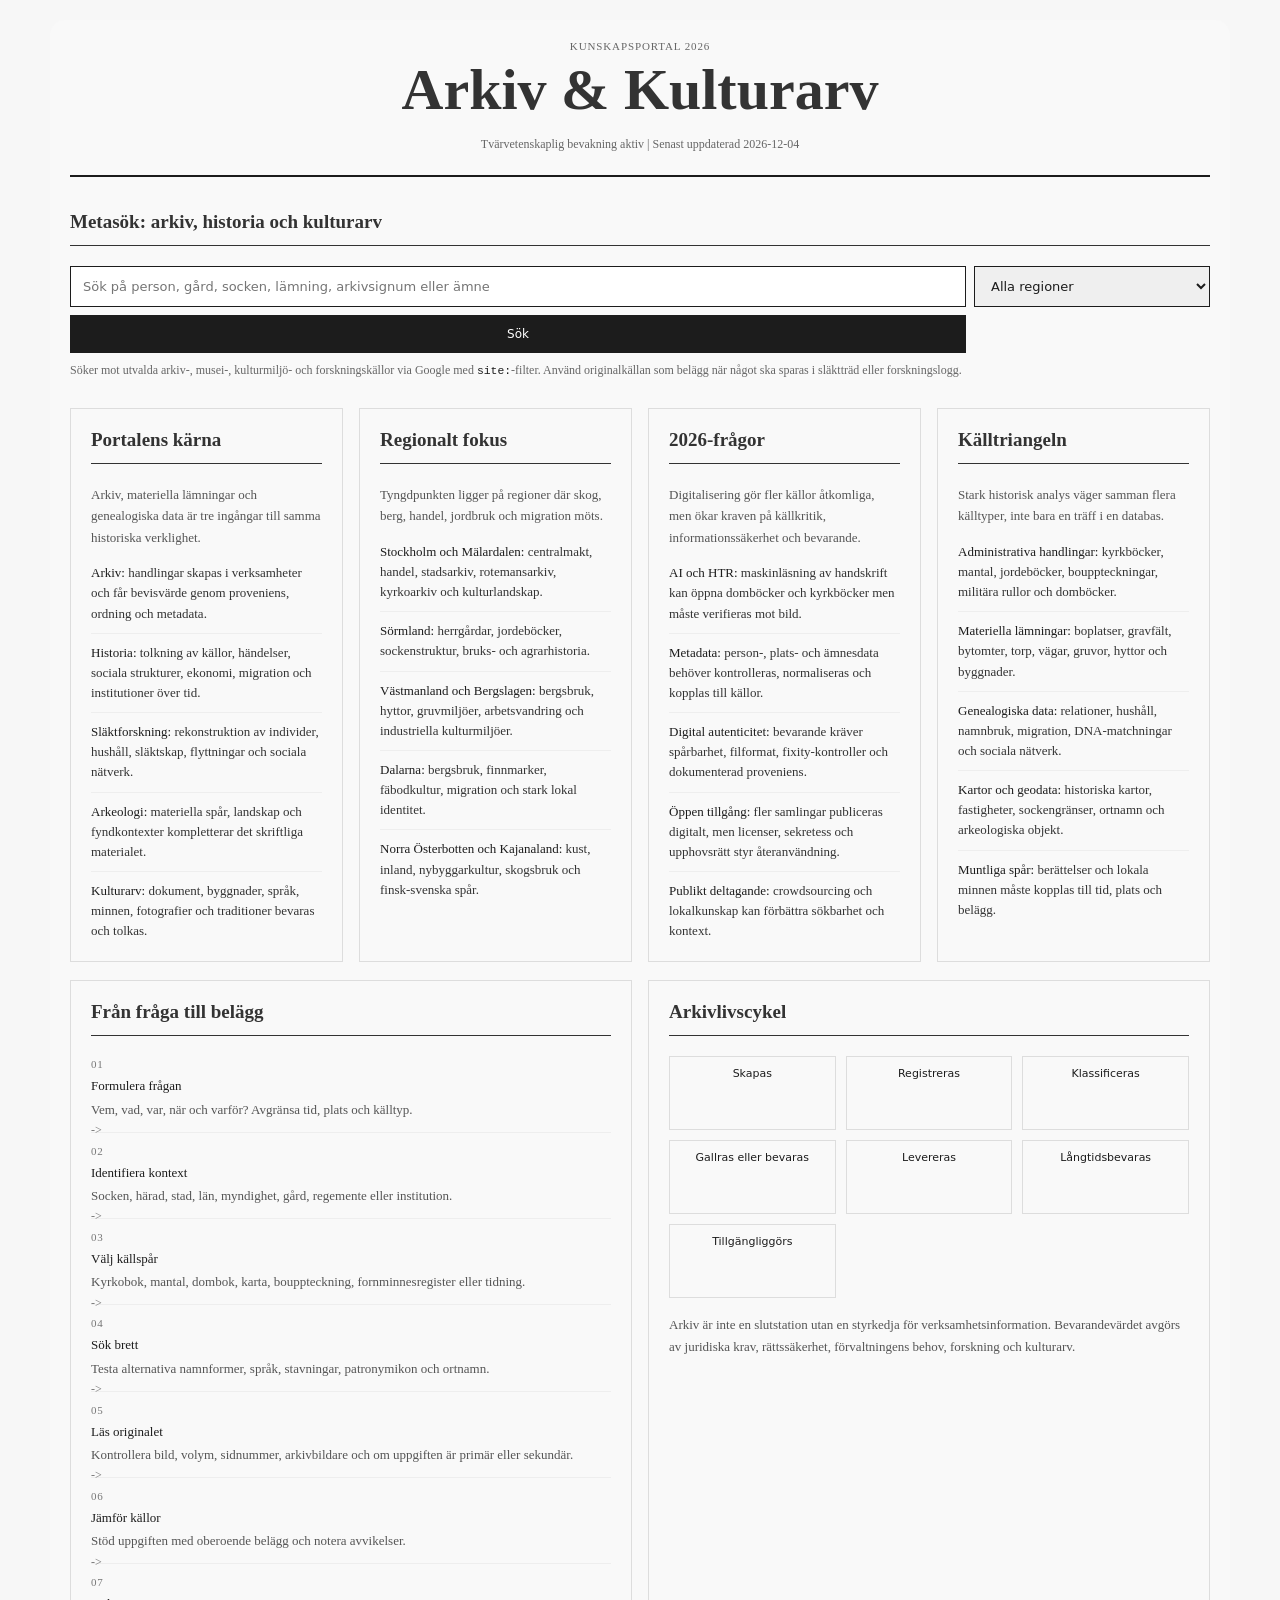
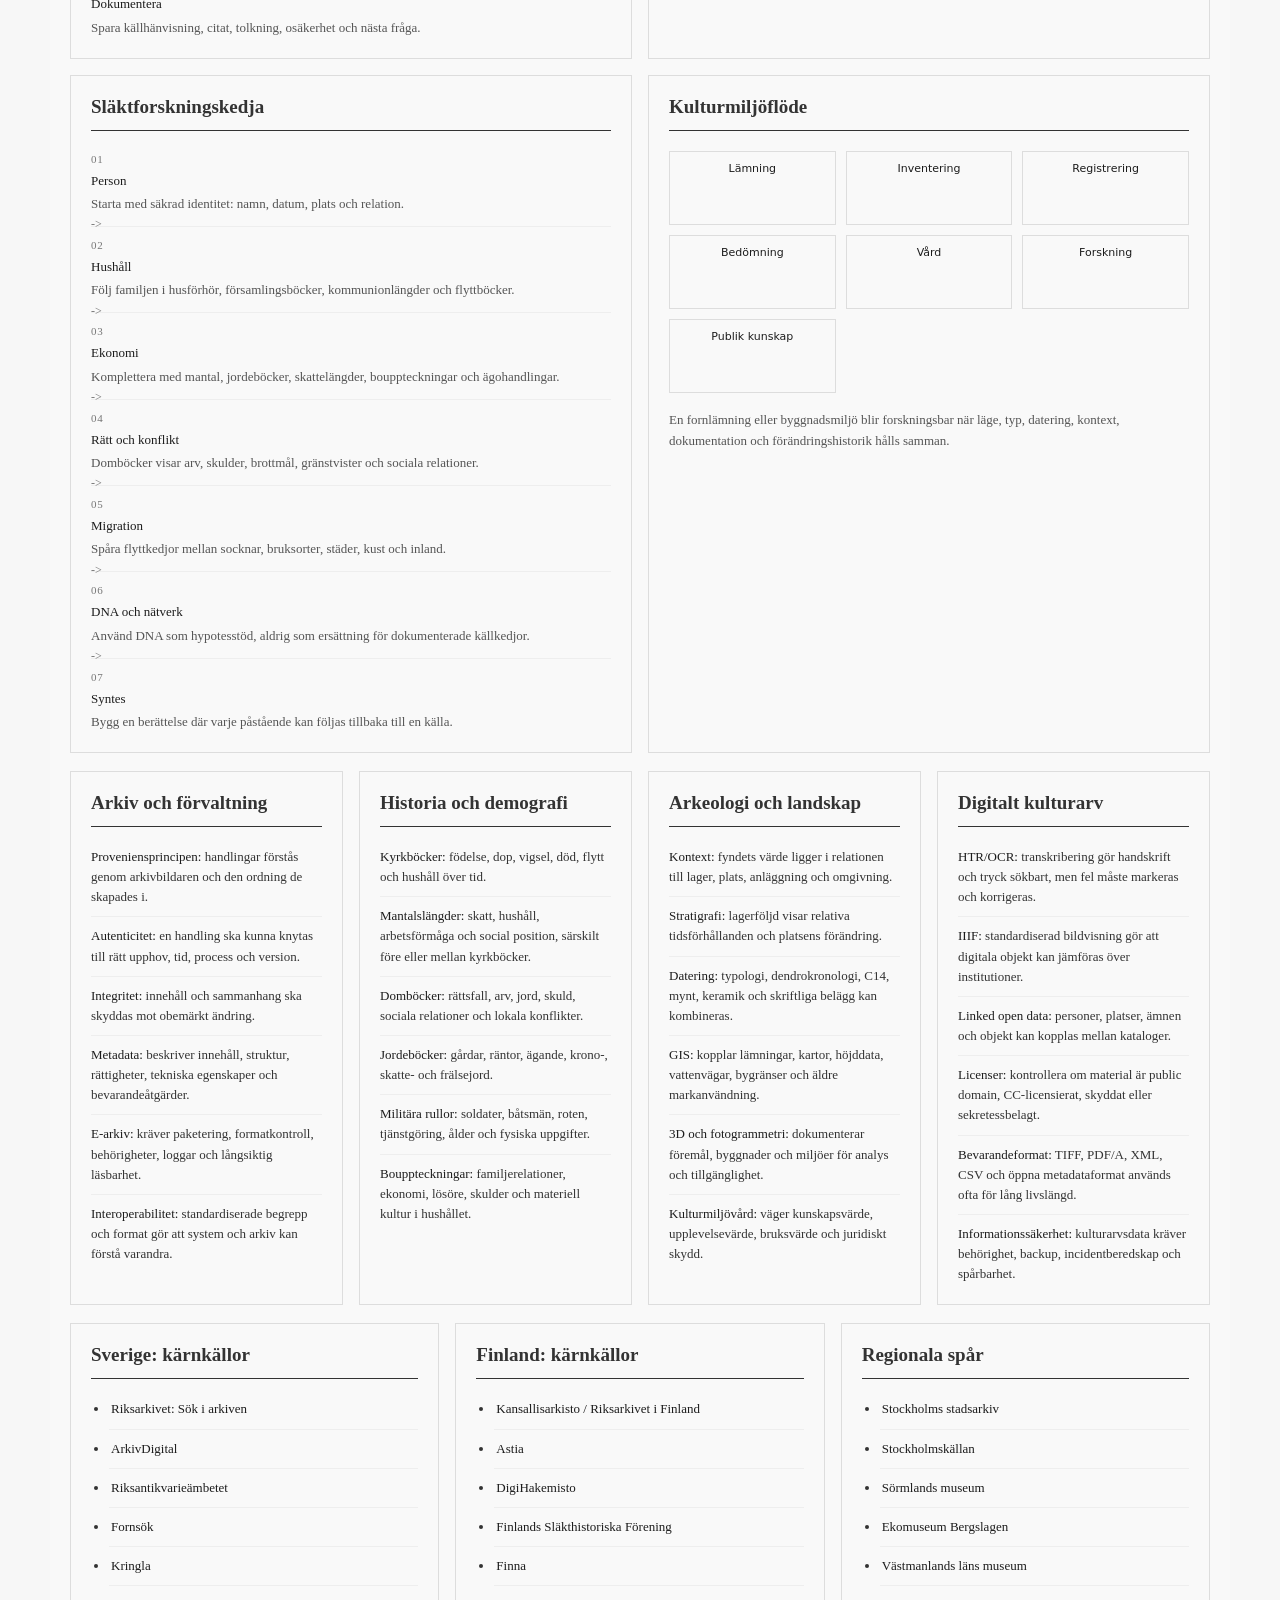
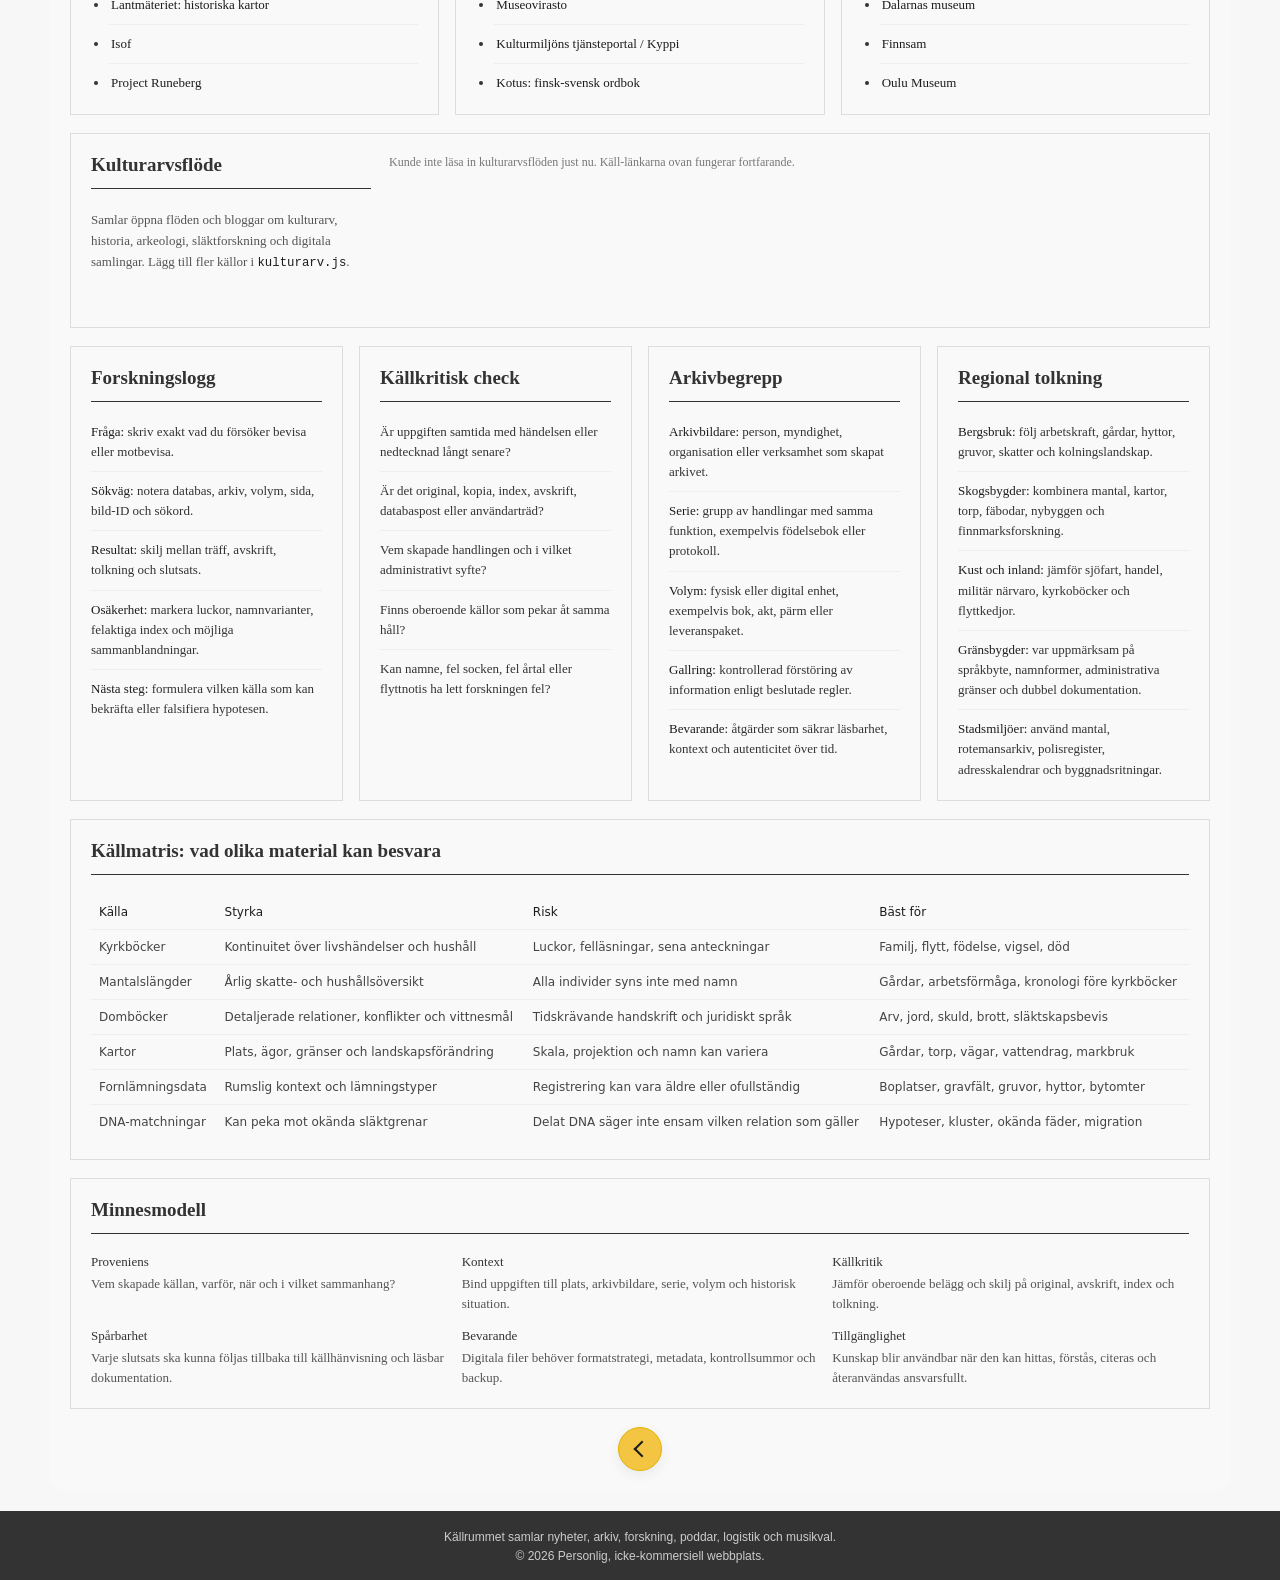
<file: kulturarv.html>
<!DOCTYPE html>
<html lang="sv">
<head>
    <meta charset="UTF-8">
    <meta name="viewport" content="width=device-width, initial-scale=1.0">
    <title>Arkiv &amp; Kulturarv | Källrummet</title>
    <meta name="description" content="Arkiv &amp; Kulturarv är en kunskapsportal för arkivvetenskap, informationsförvaltning, släktforskning, historia, arkeologi och digitalt kulturarv med fokus på Sverige och Finland.">
    <meta name="keywords" content="arkiv, kulturarv, arkivvetenskap, informationsförvaltning, släktforskning, genealogi, historisk demografi, arkeologi, historia, Stockholm, Sörmland, Västmanland, Dalarna, Norra Österbotten, Kajanaland, Riksarkivet, Riksantikvarieämbetet, Kansallisarkisto, Museovirasto, Finna, Fornsök, kyrkböcker, mantalslängder, domböcker, jordeböcker, DNA-genealogi, GIS, digitalt bevarande">
    <meta name="robots" content="index, follow, max-image-preview:large">
    <meta name="referrer" content="strict-origin-when-cross-origin">
    <meta http-equiv="Permissions-Policy" content="camera=(), microphone=(), geolocation=(), payment=(), usb=(), interest-cohort=()">
    <meta http-equiv="Content-Security-Policy" content="default-src 'self'; base-uri 'self'; object-src 'none'; frame-src 'none'; form-action 'self'; img-src 'self' data: https:; style-src 'self' https://fonts.googleapis.com; font-src 'self' https://fonts.gstatic.com; script-src 'self'; connect-src 'self' https://api.allorigins.win https://api.rss2json.com https://api.codetabs.com; upgrade-insecure-requests">
    <link rel="canonical" href="https://soulkrets-creator.github.io/kallrummet/kulturarv.html">
    <meta property="og:type" content="website">
    <meta property="og:locale" content="sv_SE">
    <meta property="og:title" content="Arkiv &amp; Kulturarv | Källrummet">
    <meta property="og:description" content="Kunskapsportal för arkiv, informationsförvaltning, släktforskning, historia, arkeologi och kulturarv i Sverige och Finland.">
    <meta property="og:url" content="https://soulkrets-creator.github.io/kallrummet/kulturarv.html">
    <meta property="og:image" content="https://soulkrets-creator.github.io/kallrummet/logonews.jpg">
    <meta property="og:image:width" content="600">
    <meta property="og:image:height" content="271">
    <meta property="og:image:alt" content="Källrummet - Arkiv &amp; Kulturarv">
    <meta name="twitter:card" content="summary_large_image">
    <meta name="twitter:title" content="Arkiv &amp; Kulturarv | Källrummet">
    <meta name="twitter:description" content="Bevakning och kunskapsbank för arkiv, historia, släktforskning, arkeologi och digitalt kulturarv.">
    <meta name="twitter:image" content="https://soulkrets-creator.github.io/kallrummet/logonews.jpg">
    <meta name="twitter:image:alt" content="Källrummet - Arkiv &amp; Kulturarv">
    <link rel="icon" type="image/png" href="favicon-32x32.png" sizes="32x32">
    <link rel="icon" type="image/png" href="favicon-16x16.png" sizes="16x16">
    <link rel="icon" type="image/png" href="favicon-96x96.png" sizes="96x96">
    <link rel="shortcut icon" href="favicon.ico">
    <link rel="apple-touch-icon" sizes="180x180" href="apple-touch-icon.png">
    <link rel="manifest" href="site.webmanifest">
    <meta name="apple-mobile-web-app-title" content="Källrummet">
    <meta name="theme-color" content="#f4c542">
    <link rel="preconnect" href="https://fonts.googleapis.com">
    <link rel="preconnect" href="https://fonts.gstatic.com" crossorigin>
    <link rel="dns-prefetch" href="https://api.allorigins.win">
    <link rel="dns-prefetch" href="https://api.rss2json.com">
    <link rel="dns-prefetch" href="https://api.codetabs.com">
    <link href="https://fonts.googleapis.com/css2?family=Montserrat:wght@400;500&family=Playfair+Display:wght@700&display=swap" rel="stylesheet">
    <link rel="stylesheet" href="style.css?v=2026-05-22-1">
    <script type="application/ld+json">
    {
      "@context": "https://schema.org",
      "@type": "CollectionPage",
      "name": "Arkiv & Kulturarv | Källrummet",
      "url": "https://soulkrets-creator.github.io/kallrummet/kulturarv.html",
      "description": "En kunskapsportal för arkivvetenskap, informationsförvaltning, släktforskning, historia, arkeologi och digitalt kulturarv med regionalt fokus på Sverige och Finland.",
      "inLanguage": "sv-SE",
      "isPartOf": {
        "@type": "WebSite",
        "name": "Källrummet",
        "url": "https://soulkrets-creator.github.io/kallrummet/"
      }
    }
    </script>
</head>
<body>
    <main class="container infosec-page heritage-page">
        <header class="infosec-header">
            <p class="infosec-kicker">Kunskapsportal 2026</p>
            <h1>Arkiv &amp; Kulturarv</h1>
            <p class="infosec-status">Tvärvetenskaplig bevakning aktiv | Senast uppdaterad <span id="heritage-date">-</span></p>
        </header>

        <section class="infosec-search heritage-search" aria-labelledby="heritage-search-heading">
            <h2 id="heritage-search-heading">Metasök: arkiv, historia och kulturarv</h2>
            <form id="heritage-search-form" class="heritage-search-form">
                <label class="visually-hidden" for="heritage-query">Sök arkiv, historia, släktforskning eller kulturarv</label>
                <input id="heritage-query" name="query" type="search" placeholder="Sök på person, gård, socken, lämning, arkivsignum eller ämne" autocomplete="off">
                <label class="visually-hidden" for="heritage-region">Region</label>
                <select id="heritage-region" name="region" aria-label="Regionfilter">
                    <option value="">Alla regioner</option>
                    <option value="Stockholm Mälardalen">Stockholm och Mälardalen</option>
                    <option value="Södermanland Sörmland">Sörmland</option>
                    <option value="Västmanland Bergslagen">Västmanland och Bergslagen</option>
                    <option value="Dalarna Bergslagen finnmark">Dalarna och finnmarker</option>
                    <option value="Pohjois-Pohjanmaa Norra Österbotten">Norra Österbotten</option>
                    <option value="Kainuu Kajanaland">Kajanaland</option>
                </select>
                <button type="submit">Sök</button>
            </form>
            <p class="infosec-help">Söker mot utvalda arkiv-, musei-, kulturmiljö- och forskningskällor via Google med <code>site:</code>-filter. Använd originalkällan som belägg när något ska sparas i släktträd eller forskningslogg.</p>
        </section>

        <section class="infosec-grid" aria-label="Översikt arkiv historia och kulturarv">
            <article class="infosec-card">
                <h2>Portalens kärna</h2>
                <p>Arkiv, materiella lämningar och genealogiska data är tre ingångar till samma historiska verklighet.</p>
                <ul>
                    <li><strong>Arkiv:</strong> handlingar skapas i verksamheter och får bevisvärde genom proveniens, ordning och metadata.</li>
                    <li><strong>Historia:</strong> tolkning av källor, händelser, sociala strukturer, ekonomi, migration och institutioner över tid.</li>
                    <li><strong>Släktforskning:</strong> rekonstruktion av individer, hushåll, släktskap, flyttningar och sociala nätverk.</li>
                    <li><strong>Arkeologi:</strong> materiella spår, landskap och fyndkontexter kompletterar det skriftliga materialet.</li>
                    <li><strong>Kulturarv:</strong> dokument, byggnader, språk, minnen, fotografier och traditioner bevaras och tolkas.</li>
                </ul>
            </article>

            <article class="infosec-card">
                <h2>Regionalt fokus</h2>
                <p>Tyngdpunkten ligger på regioner där skog, berg, handel, jordbruk och migration möts.</p>
                <ul>
                    <li><strong>Stockholm och Mälardalen:</strong> centralmakt, handel, stadsarkiv, rotemansarkiv, kyrkoarkiv och kulturlandskap.</li>
                    <li><strong>Sörmland:</strong> herrgårdar, jordeböcker, sockenstruktur, bruks- och agrarhistoria.</li>
                    <li><strong>Västmanland och Bergslagen:</strong> bergsbruk, hyttor, gruvmiljöer, arbetsvandring och industriella kulturmiljöer.</li>
                    <li><strong>Dalarna:</strong> bergsbruk, finnmarker, fäbodkultur, migration och stark lokal identitet.</li>
                    <li><strong>Norra Österbotten och Kajanaland:</strong> kust, inland, nybyggarkultur, skogsbruk och finsk-svenska spår.</li>
                </ul>
            </article>

            <article class="infosec-card">
                <h2>2026-frågor</h2>
                <p>Digitalisering gör fler källor åtkomliga, men ökar kraven på källkritik, informationssäkerhet och bevarande.</p>
                <ul>
                    <li><strong>AI och HTR:</strong> maskinläsning av handskrift kan öppna domböcker och kyrkböcker men måste verifieras mot bild.</li>
                    <li><strong>Metadata:</strong> person-, plats- och ämnesdata behöver kontrolleras, normaliseras och kopplas till källor.</li>
                    <li><strong>Digital autenticitet:</strong> bevarande kräver spårbarhet, filformat, fixity-kontroller och dokumenterad proveniens.</li>
                    <li><strong>Öppen tillgång:</strong> fler samlingar publiceras digitalt, men licenser, sekretess och upphovsrätt styr återanvändning.</li>
                    <li><strong>Publikt deltagande:</strong> crowdsourcing och lokalkunskap kan förbättra sökbarhet och kontext.</li>
                </ul>
            </article>

            <article class="infosec-card">
                <h2>Källtriangeln</h2>
                <p>Stark historisk analys väger samman flera källtyper, inte bara en träff i en databas.</p>
                <ul>
                    <li><strong>Administrativa handlingar:</strong> kyrkböcker, mantal, jordeböcker, bouppteckningar, militära rullor och domböcker.</li>
                    <li><strong>Materiella lämningar:</strong> boplatser, gravfält, bytomter, torp, vägar, gruvor, hyttor och byggnader.</li>
                    <li><strong>Genealogiska data:</strong> relationer, hushåll, namnbruk, migration, DNA-matchningar och sociala nätverk.</li>
                    <li><strong>Kartor och geodata:</strong> historiska kartor, fastigheter, sockengränser, ortnamn och arkeologiska objekt.</li>
                    <li><strong>Muntliga spår:</strong> berättelser och lokala minnen måste kopplas till tid, plats och belägg.</li>
                </ul>
            </article>
        </section>

        <section class="heritage-flow-set" aria-label="Flödesscheman för arkiv och forskning">
            <article class="infosec-card heritage-flow-card">
                <h2>Från fråga till belägg</h2>
                <ol class="scm-flow-list">
                    <li><strong>Formulera frågan</strong><span>Vem, vad, var, när och varför? Avgränsa tid, plats och källtyp.</span></li>
                    <li><strong>Identifiera kontext</strong><span>Socken, härad, stad, län, myndighet, gård, regemente eller institution.</span></li>
                    <li><strong>Välj källspår</strong><span>Kyrkobok, mantal, dombok, karta, bouppteckning, fornminnesregister eller tidning.</span></li>
                    <li><strong>Sök brett</strong><span>Testa alternativa namnformer, språk, stavningar, patronymikon och ortnamn.</span></li>
                    <li><strong>Läs originalet</strong><span>Kontrollera bild, volym, sidnummer, arkivbildare och om uppgiften är primär eller sekundär.</span></li>
                    <li><strong>Jämför källor</strong><span>Stöd uppgiften med oberoende belägg och notera avvikelser.</span></li>
                    <li><strong>Dokumentera</strong><span>Spara källhänvisning, citat, tolkning, osäkerhet och nästa fråga.</span></li>
                </ol>
            </article>

            <article class="infosec-card heritage-flow-card">
                <h2>Arkivlivscykel</h2>
                <div class="heritage-pipeline" aria-label="Arkivlivscykel från skapande till tillgängliggörande">
                    <span>Skapas</span>
                    <span>Registreras</span>
                    <span>Klassificeras</span>
                    <span>Gallras eller bevaras</span>
                    <span>Levereras</span>
                    <span>Långtidsbevaras</span>
                    <span>Tillgängliggörs</span>
                </div>
                <p>Arkiv är inte en slutstation utan en styrkedja för verksamhetsinformation. Bevarandevärdet avgörs av juridiska krav, rättssäkerhet, förvaltningens behov, forskning och kulturarv.</p>
            </article>

            <article class="infosec-card heritage-flow-card">
                <h2>Släktforskningskedja</h2>
                <ol class="scm-flow-list">
                    <li><strong>Person</strong><span>Starta med säkrad identitet: namn, datum, plats och relation.</span></li>
                    <li><strong>Hushåll</strong><span>Följ familjen i husförhör, församlingsböcker, kommunionlängder och flyttböcker.</span></li>
                    <li><strong>Ekonomi</strong><span>Komplettera med mantal, jordeböcker, skattelängder, bouppteckningar och ägohandlingar.</span></li>
                    <li><strong>Rätt och konflikt</strong><span>Domböcker visar arv, skulder, brottmål, gränstvister och sociala relationer.</span></li>
                    <li><strong>Migration</strong><span>Spåra flyttkedjor mellan socknar, bruksorter, städer, kust och inland.</span></li>
                    <li><strong>DNA och nätverk</strong><span>Använd DNA som hypotesstöd, aldrig som ersättning för dokumenterade källkedjor.</span></li>
                    <li><strong>Syntes</strong><span>Bygg en berättelse där varje påstående kan följas tillbaka till en källa.</span></li>
                </ol>
            </article>

            <article class="infosec-card heritage-flow-card">
                <h2>Kulturmiljöflöde</h2>
                <div class="heritage-pipeline compact" aria-label="Kulturmiljöprocess från lämning till kunskap">
                    <span>Lämning</span>
                    <span>Inventering</span>
                    <span>Registrering</span>
                    <span>Bedömning</span>
                    <span>Vård</span>
                    <span>Forskning</span>
                    <span>Publik kunskap</span>
                </div>
                <p>En fornlämning eller byggnadsmiljö blir forskningsbar när läge, typ, datering, kontext, dokumentation och förändringshistorik hålls samman.</p>
            </article>
        </section>

        <section class="infosec-reference" aria-label="Kunskapsområden">
            <article class="infosec-card">
                <h2>Arkiv och förvaltning</h2>
                <ul>
                    <li><strong>Proveniensprincipen:</strong> handlingar förstås genom arkivbildaren och den ordning de skapades i.</li>
                    <li><strong>Autenticitet:</strong> en handling ska kunna knytas till rätt upphov, tid, process och version.</li>
                    <li><strong>Integritet:</strong> innehåll och sammanhang ska skyddas mot obemärkt ändring.</li>
                    <li><strong>Metadata:</strong> beskriver innehåll, struktur, rättigheter, tekniska egenskaper och bevarandeåtgärder.</li>
                    <li><strong>E-arkiv:</strong> kräver paketering, formatkontroll, behörigheter, loggar och långsiktig läsbarhet.</li>
                    <li><strong>Interoperabilitet:</strong> standardiserade begrepp och format gör att system och arkiv kan förstå varandra.</li>
                </ul>
            </article>

            <article class="infosec-card">
                <h2>Historia och demografi</h2>
                <ul>
                    <li><strong>Kyrkböcker:</strong> födelse, dop, vigsel, död, flytt och hushåll över tid.</li>
                    <li><strong>Mantalslängder:</strong> skatt, hushåll, arbetsförmåga och social position, särskilt före eller mellan kyrkböcker.</li>
                    <li><strong>Domböcker:</strong> rättsfall, arv, jord, skuld, sociala relationer och lokala konflikter.</li>
                    <li><strong>Jordeböcker:</strong> gårdar, räntor, ägande, krono-, skatte- och frälsejord.</li>
                    <li><strong>Militära rullor:</strong> soldater, båtsmän, roten, tjänstgöring, ålder och fysiska uppgifter.</li>
                    <li><strong>Bouppteckningar:</strong> familjerelationer, ekonomi, lösöre, skulder och materiell kultur i hushållet.</li>
                </ul>
            </article>

            <article class="infosec-card">
                <h2>Arkeologi och landskap</h2>
                <ul>
                    <li><strong>Kontext:</strong> fyndets värde ligger i relationen till lager, plats, anläggning och omgivning.</li>
                    <li><strong>Stratigrafi:</strong> lagerföljd visar relativa tidsförhållanden och platsens förändring.</li>
                    <li><strong>Datering:</strong> typologi, dendrokronologi, C14, mynt, keramik och skriftliga belägg kan kombineras.</li>
                    <li><strong>GIS:</strong> kopplar lämningar, kartor, höjddata, vattenvägar, bygränser och äldre markanvändning.</li>
                    <li><strong>3D och fotogrammetri:</strong> dokumenterar föremål, byggnader och miljöer för analys och tillgänglighet.</li>
                    <li><strong>Kulturmiljövård:</strong> väger kunskapsvärde, upplevelsevärde, bruksvärde och juridiskt skydd.</li>
                </ul>
            </article>

            <article class="infosec-card">
                <h2>Digitalt kulturarv</h2>
                <ul>
                    <li><strong>HTR/OCR:</strong> transkribering gör handskrift och tryck sökbart, men fel måste markeras och korrigeras.</li>
                    <li><strong>IIIF:</strong> standardiserad bildvisning gör att digitala objekt kan jämföras över institutioner.</li>
                    <li><strong>Linked open data:</strong> personer, platser, ämnen och objekt kan kopplas mellan kataloger.</li>
                    <li><strong>Licenser:</strong> kontrollera om material är public domain, CC-licensierat, skyddat eller sekretessbelagt.</li>
                    <li><strong>Bevarandeformat:</strong> TIFF, PDF/A, XML, CSV och öppna metadataformat används ofta för lång livslängd.</li>
                    <li><strong>Informationssäkerhet:</strong> kulturarvsdata kräver behörighet, backup, incidentberedskap och spårbarhet.</li>
                </ul>
            </article>
        </section>

        <section class="infosec-deep-dive heritage-knowledge" aria-label="Resurser och regionala ingångar">
            <article class="infosec-card">
                <h2>Sverige: kärnkällor</h2>
                <ul>
                    <li><a href="https://sok.riksarkivet.se/" target="_blank" rel="noopener noreferrer">Riksarkivet: Sök i arkiven</a></li>
                    <li><a href="https://www.arkivdigital.se/" target="_blank" rel="noopener noreferrer">ArkivDigital</a></li>
                    <li><a href="https://www.raa.se/" target="_blank" rel="noopener noreferrer">Riksantikvarieämbetet</a></li>
                    <li><a href="https://app.raa.se/open/fornsok/" target="_blank" rel="noopener noreferrer">Fornsök</a></li>
                    <li><a href="https://www.kringla.nu/" target="_blank" rel="noopener noreferrer">Kringla</a></li>
                    <li><a href="https://historiskakartor.lantmateriet.se/" target="_blank" rel="noopener noreferrer">Lantmäteriet: historiska kartor</a></li>
                    <li><a href="https://www.isof.se/" target="_blank" rel="noopener noreferrer">Isof</a></li>
                    <li><a href="https://runeberg.org/" target="_blank" rel="noopener noreferrer">Project Runeberg</a></li>
                </ul>
            </article>

            <article class="infosec-card">
                <h2>Finland: kärnkällor</h2>
                <ul>
                    <li><a href="https://kansallisarkisto.fi/" target="_blank" rel="noopener noreferrer">Kansallisarkisto / Riksarkivet i Finland</a></li>
                    <li><a href="https://astia.narc.fi/" target="_blank" rel="noopener noreferrer">Astia</a></li>
                    <li><a href="https://sv.digihakemisto.net/" target="_blank" rel="noopener noreferrer">DigiHakemisto</a></li>
                    <li><a href="https://www.sukuhistoria.fi/sshy/index_sve.htm" target="_blank" rel="noopener noreferrer">Finlands Släkthistoriska Förening</a></li>
                    <li><a href="https://finna.fi/?lng=sv" target="_blank" rel="noopener noreferrer">Finna</a></li>
                    <li><a href="https://www.museovirasto.fi/" target="_blank" rel="noopener noreferrer">Museovirasto</a></li>
                    <li><a href="https://www.kyppi.fi/" target="_blank" rel="noopener noreferrer">Kulturmiljöns tjänsteportal / Kyppi</a></li>
                    <li><a href="https://kaino.kotus.fi/finsk-svensk/" target="_blank" rel="noopener noreferrer">Kotus: finsk-svensk ordbok</a></li>
                </ul>
            </article>

            <article class="infosec-card">
                <h2>Regionala spår</h2>
                <ul>
                    <li><a href="https://stadsarkivet.stockholm/" target="_blank" rel="noopener noreferrer">Stockholms stadsarkiv</a></li>
                    <li><a href="https://stockholmskallan.stockholm.se/" target="_blank" rel="noopener noreferrer">Stockholmskällan</a></li>
                    <li><a href="https://sormlandsmuseum.se/" target="_blank" rel="noopener noreferrer">Sörmlands museum</a></li>
                    <li><a href="https://ekomuseum.se/" target="_blank" rel="noopener noreferrer">Ekomuseum Bergslagen</a></li>
                    <li><a href="https://vastmanlandslansmuseum.se/" target="_blank" rel="noopener noreferrer">Västmanlands läns museum</a></li>
                    <li><a href="https://dalarnasmuseum.se/" target="_blank" rel="noopener noreferrer">Dalarnas museum</a></li>
                    <li><a href="https://www.finnsam.org/" target="_blank" rel="noopener noreferrer">Finnsam</a></li>
                    <li><a href="https://oulun-museo.fi/en/" target="_blank" rel="noopener noreferrer">Oulu Museum</a></li>
                </ul>
            </article>
        </section>

        <section class="infosec-feed" aria-labelledby="heritage-feed-heading" aria-live="polite" aria-busy="true">
            <div>
                <h2 id="heritage-feed-heading">Kulturarvsflöde</h2>
                <p>Samlar öppna flöden och bloggar om kulturarv, historia, arkeologi, släktforskning och digitala samlingar. Lägg till fler källor i <code>kulturarv.js</code>.</p>
            </div>
            <div class="infosec-feed-status" id="heritage-feed-status">Hämtar kulturarvsnyheter...</div>
            <ul class="infosec-feed-list" id="heritage-feed-list"></ul>
        </section>

        <section class="infosec-reference heritage-methods" aria-label="Arbetsmetoder och kontrollfrågor">
            <article class="infosec-card">
                <h2>Forskningslogg</h2>
                <ul>
                    <li><strong>Fråga:</strong> skriv exakt vad du försöker bevisa eller motbevisa.</li>
                    <li><strong>Sökväg:</strong> notera databas, arkiv, volym, sida, bild-ID och sökord.</li>
                    <li><strong>Resultat:</strong> skilj mellan träff, avskrift, tolkning och slutsats.</li>
                    <li><strong>Osäkerhet:</strong> markera luckor, namnvarianter, felaktiga index och möjliga sammanblandningar.</li>
                    <li><strong>Nästa steg:</strong> formulera vilken källa som kan bekräfta eller falsifiera hypotesen.</li>
                </ul>
            </article>

            <article class="infosec-card">
                <h2>Källkritisk check</h2>
                <ul>
                    <li>Är uppgiften samtida med händelsen eller nedtecknad långt senare?</li>
                    <li>Är det original, kopia, index, avskrift, databaspost eller användarträd?</li>
                    <li>Vem skapade handlingen och i vilket administrativt syfte?</li>
                    <li>Finns oberoende källor som pekar åt samma håll?</li>
                    <li>Kan namne, fel socken, fel årtal eller flyttnotis ha lett forskningen fel?</li>
                </ul>
            </article>

            <article class="infosec-card">
                <h2>Arkivbegrepp</h2>
                <ul>
                    <li><strong>Arkivbildare:</strong> person, myndighet, organisation eller verksamhet som skapat arkivet.</li>
                    <li><strong>Serie:</strong> grupp av handlingar med samma funktion, exempelvis födelsebok eller protokoll.</li>
                    <li><strong>Volym:</strong> fysisk eller digital enhet, exempelvis bok, akt, pärm eller leveranspaket.</li>
                    <li><strong>Gallring:</strong> kontrollerad förstöring av information enligt beslutade regler.</li>
                    <li><strong>Bevarande:</strong> åtgärder som säkrar läsbarhet, kontext och autenticitet över tid.</li>
                </ul>
            </article>

            <article class="infosec-card">
                <h2>Regional tolkning</h2>
                <ul>
                    <li><strong>Bergsbruk:</strong> följ arbetskraft, gårdar, hyttor, gruvor, skatter och kolningslandskap.</li>
                    <li><strong>Skogsbygder:</strong> kombinera mantal, kartor, torp, fäbodar, nybyggen och finnmarksforskning.</li>
                    <li><strong>Kust och inland:</strong> jämför sjöfart, handel, militär närvaro, kyrkoböcker och flyttkedjor.</li>
                    <li><strong>Gränsbygder:</strong> var uppmärksam på språkbyte, namnformer, administrativa gränser och dubbel dokumentation.</li>
                    <li><strong>Stadsmiljöer:</strong> använd mantal, rotemansarkiv, polisregister, adresskalendrar och byggnadsritningar.</li>
                </ul>
            </article>
        </section>

        <section class="infosec-card heritage-matrix-card" aria-labelledby="heritage-matrix-heading">
            <h2 id="heritage-matrix-heading">Källmatris: vad olika material kan besvara</h2>
            <div class="heritage-table-wrap">
                <table class="heritage-matrix">
                    <thead>
                        <tr>
                            <th>Källa</th>
                            <th>Styrka</th>
                            <th>Risk</th>
                            <th>Bäst för</th>
                        </tr>
                    </thead>
                    <tbody>
                        <tr>
                            <td>Kyrkböcker</td>
                            <td>Kontinuitet över livshändelser och hushåll</td>
                            <td>Luckor, felläsningar, sena anteckningar</td>
                            <td>Familj, flytt, födelse, vigsel, död</td>
                        </tr>
                        <tr>
                            <td>Mantalslängder</td>
                            <td>Årlig skatte- och hushållsöversikt</td>
                            <td>Alla individer syns inte med namn</td>
                            <td>Gårdar, arbetsförmåga, kronologi före kyrkböcker</td>
                        </tr>
                        <tr>
                            <td>Domböcker</td>
                            <td>Detaljerade relationer, konflikter och vittnesmål</td>
                            <td>Tidskrävande handskrift och juridiskt språk</td>
                            <td>Arv, jord, skuld, brott, släktskapsbevis</td>
                        </tr>
                        <tr>
                            <td>Kartor</td>
                            <td>Plats, ägor, gränser och landskapsförändring</td>
                            <td>Skala, projektion och namn kan variera</td>
                            <td>Gårdar, torp, vägar, vattendrag, markbruk</td>
                        </tr>
                        <tr>
                            <td>Fornlämningsdata</td>
                            <td>Rumslig kontext och lämningstyper</td>
                            <td>Registrering kan vara äldre eller ofullständig</td>
                            <td>Boplatser, gravfält, gruvor, hyttor, bytomter</td>
                        </tr>
                        <tr>
                            <td>DNA-matchningar</td>
                            <td>Kan peka mot okända släktgrenar</td>
                            <td>Delat DNA säger inte ensam vilken relation som gäller</td>
                            <td>Hypoteser, kluster, okända fäder, migration</td>
                        </tr>
                    </tbody>
                </table>
            </div>
        </section>

        <section class="infosec-principles heritage-principles" aria-labelledby="heritage-principles-heading">
            <h2 id="heritage-principles-heading">Minnesmodell</h2>
            <dl>
                <div>
                    <dt>Proveniens</dt>
                    <dd>Vem skapade källan, varför, när och i vilket sammanhang?</dd>
                </div>
                <div>
                    <dt>Kontext</dt>
                    <dd>Bind uppgiften till plats, arkivbildare, serie, volym och historisk situation.</dd>
                </div>
                <div>
                    <dt>Källkritik</dt>
                    <dd>Jämför oberoende belägg och skilj på original, avskrift, index och tolkning.</dd>
                </div>
                <div>
                    <dt>Spårbarhet</dt>
                    <dd>Varje slutsats ska kunna följas tillbaka till källhänvisning och läsbar dokumentation.</dd>
                </div>
                <div>
                    <dt>Bevarande</dt>
                    <dd>Digitala filer behöver formatstrategi, metadata, kontrollsummor och backup.</dd>
                </div>
                <div>
                    <dt>Tillgänglighet</dt>
                    <dd>Kunskap blir användbar när den kan hittas, förstås, citeras och återanvändas ansvarsfullt.</dd>
                </div>
            </dl>
        </section>

        <nav class="podcast-nav" aria-label="Tillbaka">
            <a class="back-arrow-link" href="https://soulkrets-creator.github.io/kallrummet/" aria-label="Till startsidan" title="Till startsidan">
                <span aria-hidden="true"></span>
                <span class="visually-hidden">Till startsidan</span>
            </a>
        </nav>
    </main>

    <footer>
        <span class="footer-note">
            Källrummet samlar nyheter, arkiv, forskning, poddar, logistik och musikval.<br>
            © 2026 Personlig, icke-kommersiell webbplats.
        </span>
    </footer>

    <script src="kulturarv.js?v=2026-05-22-1" defer></script>
</body>
</html>
</file>
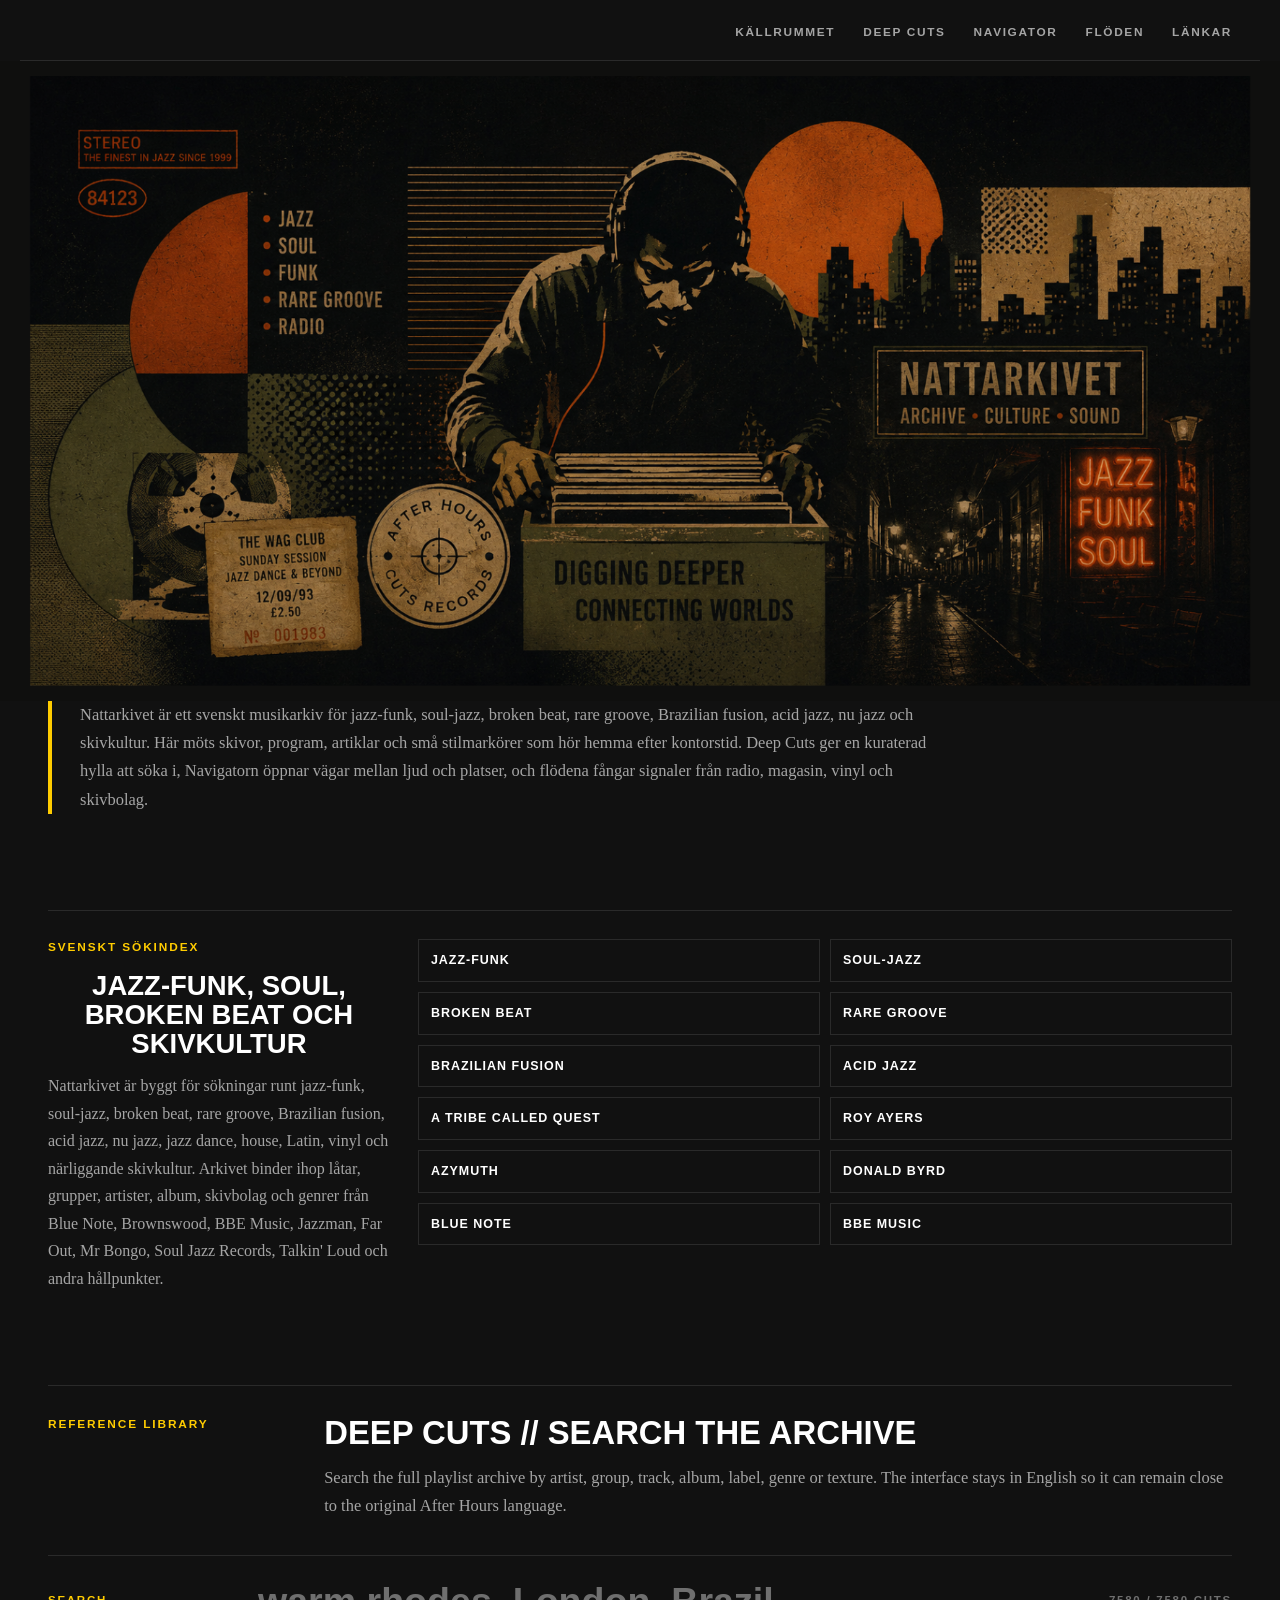
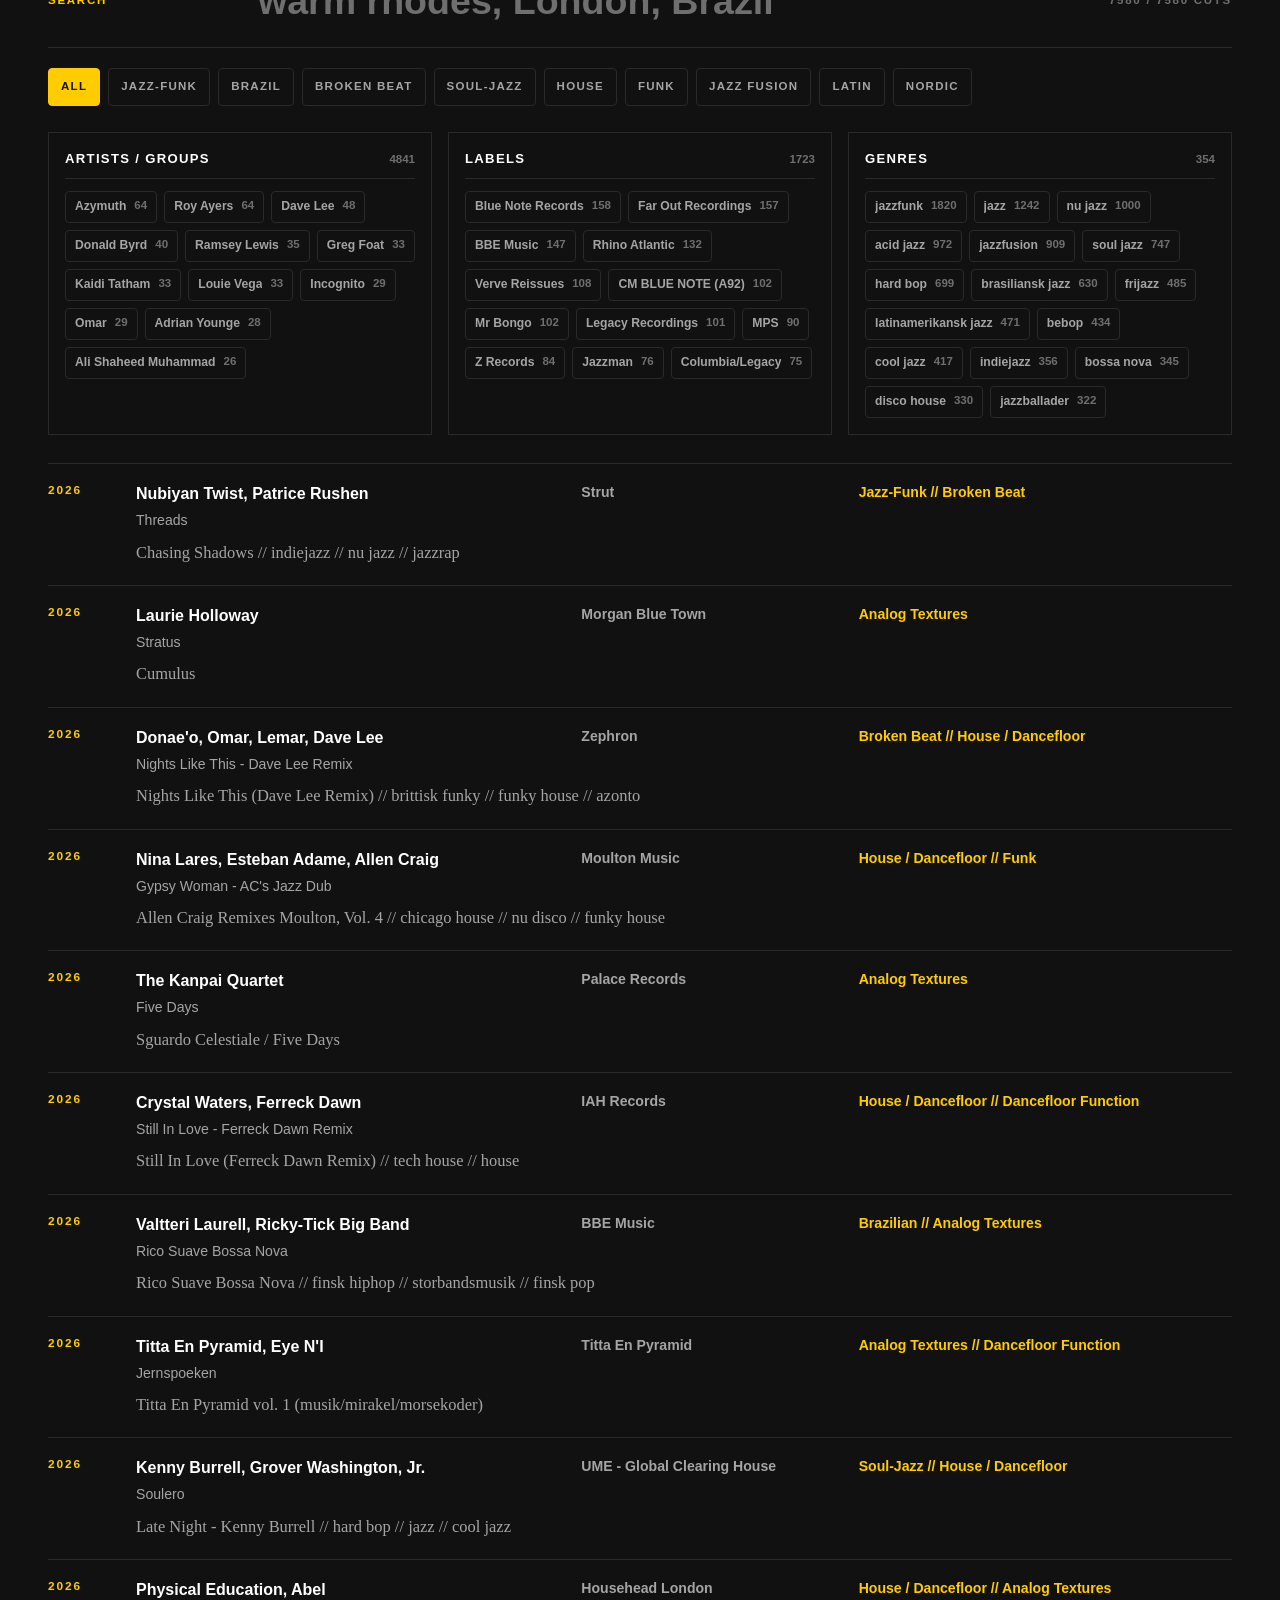
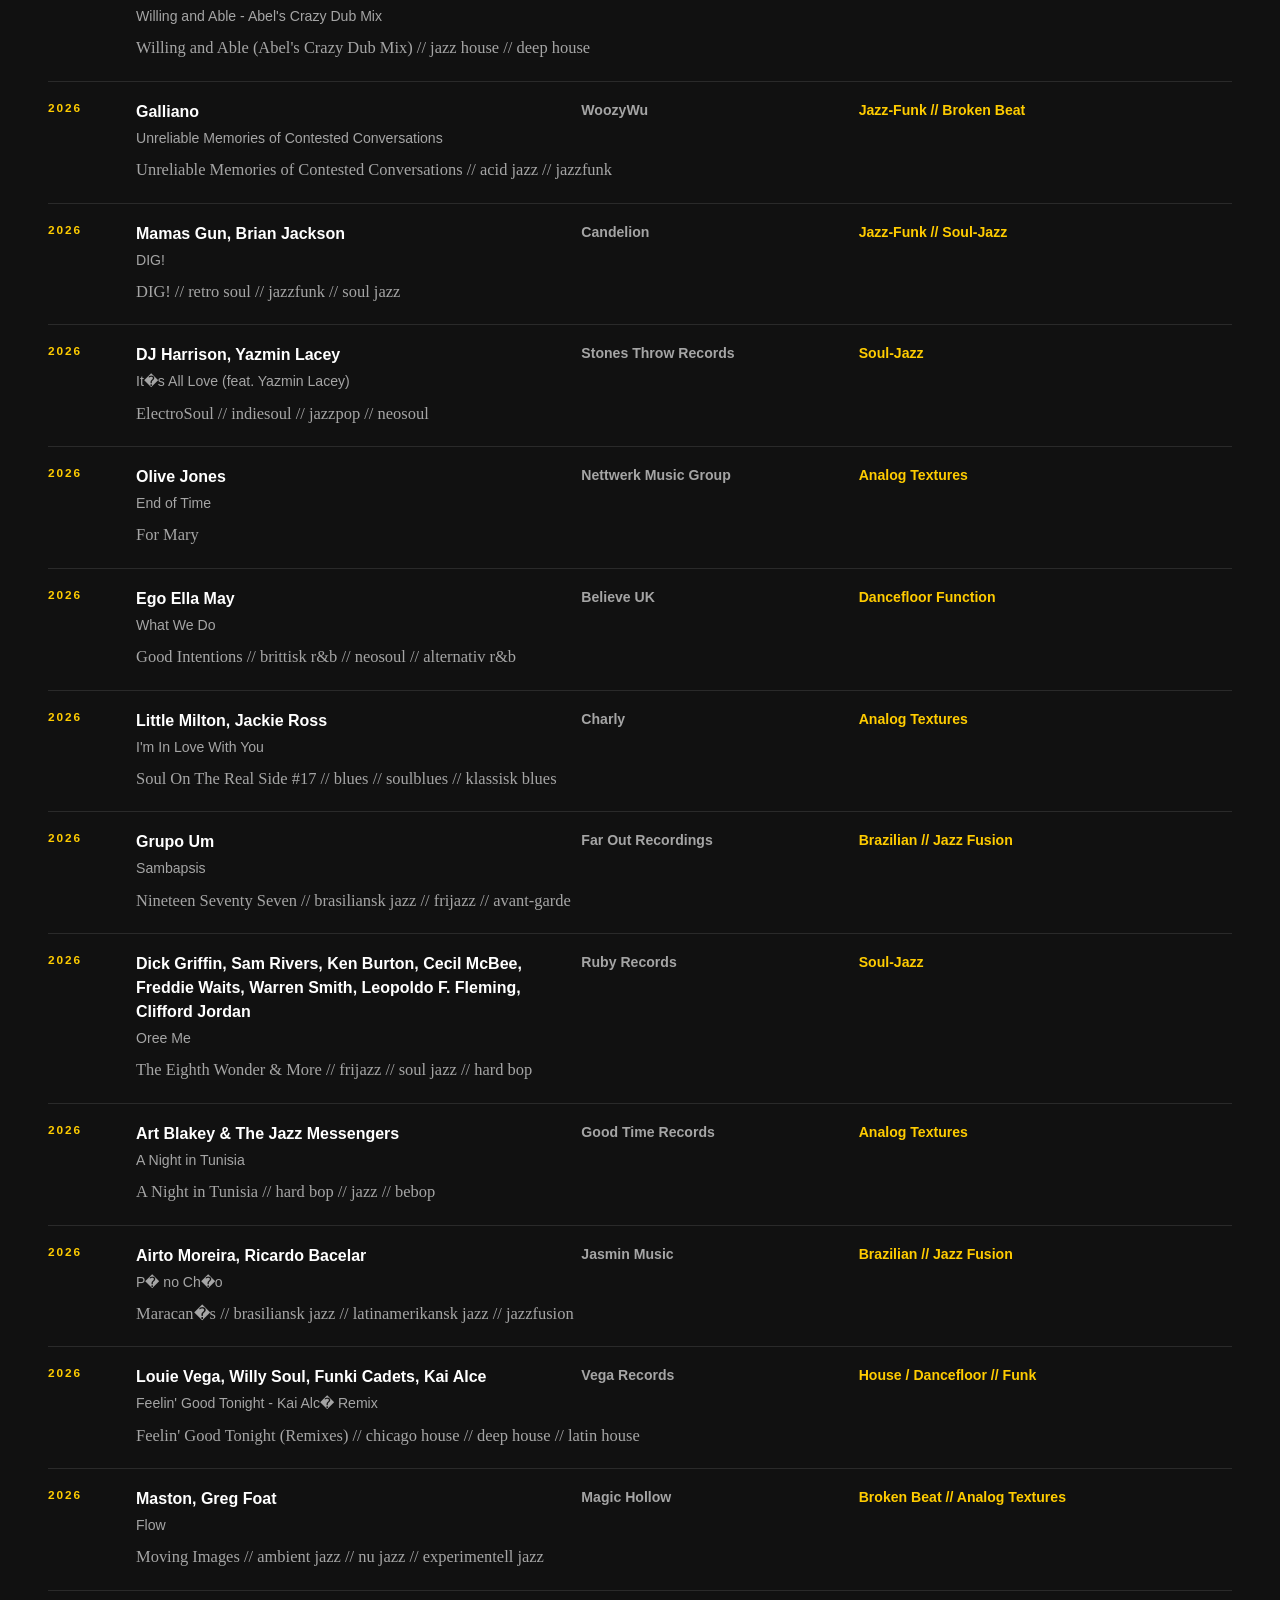
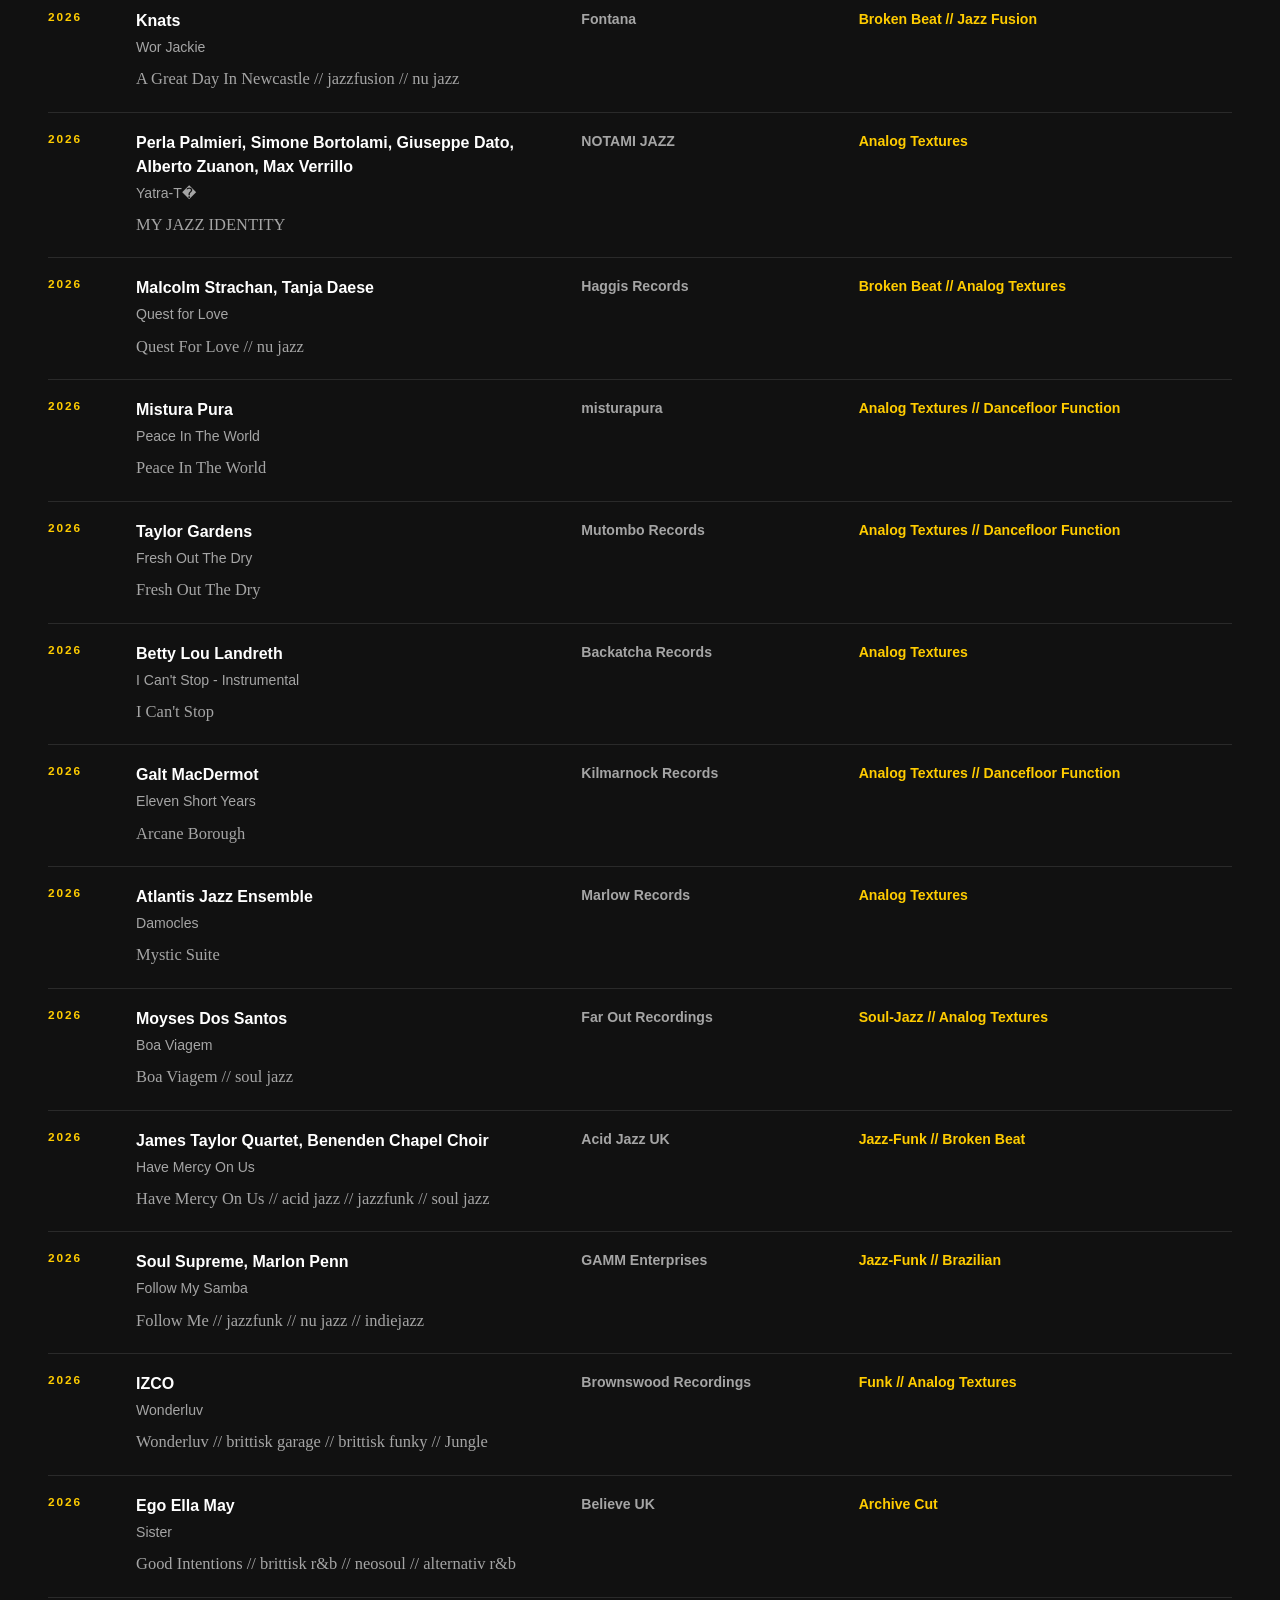
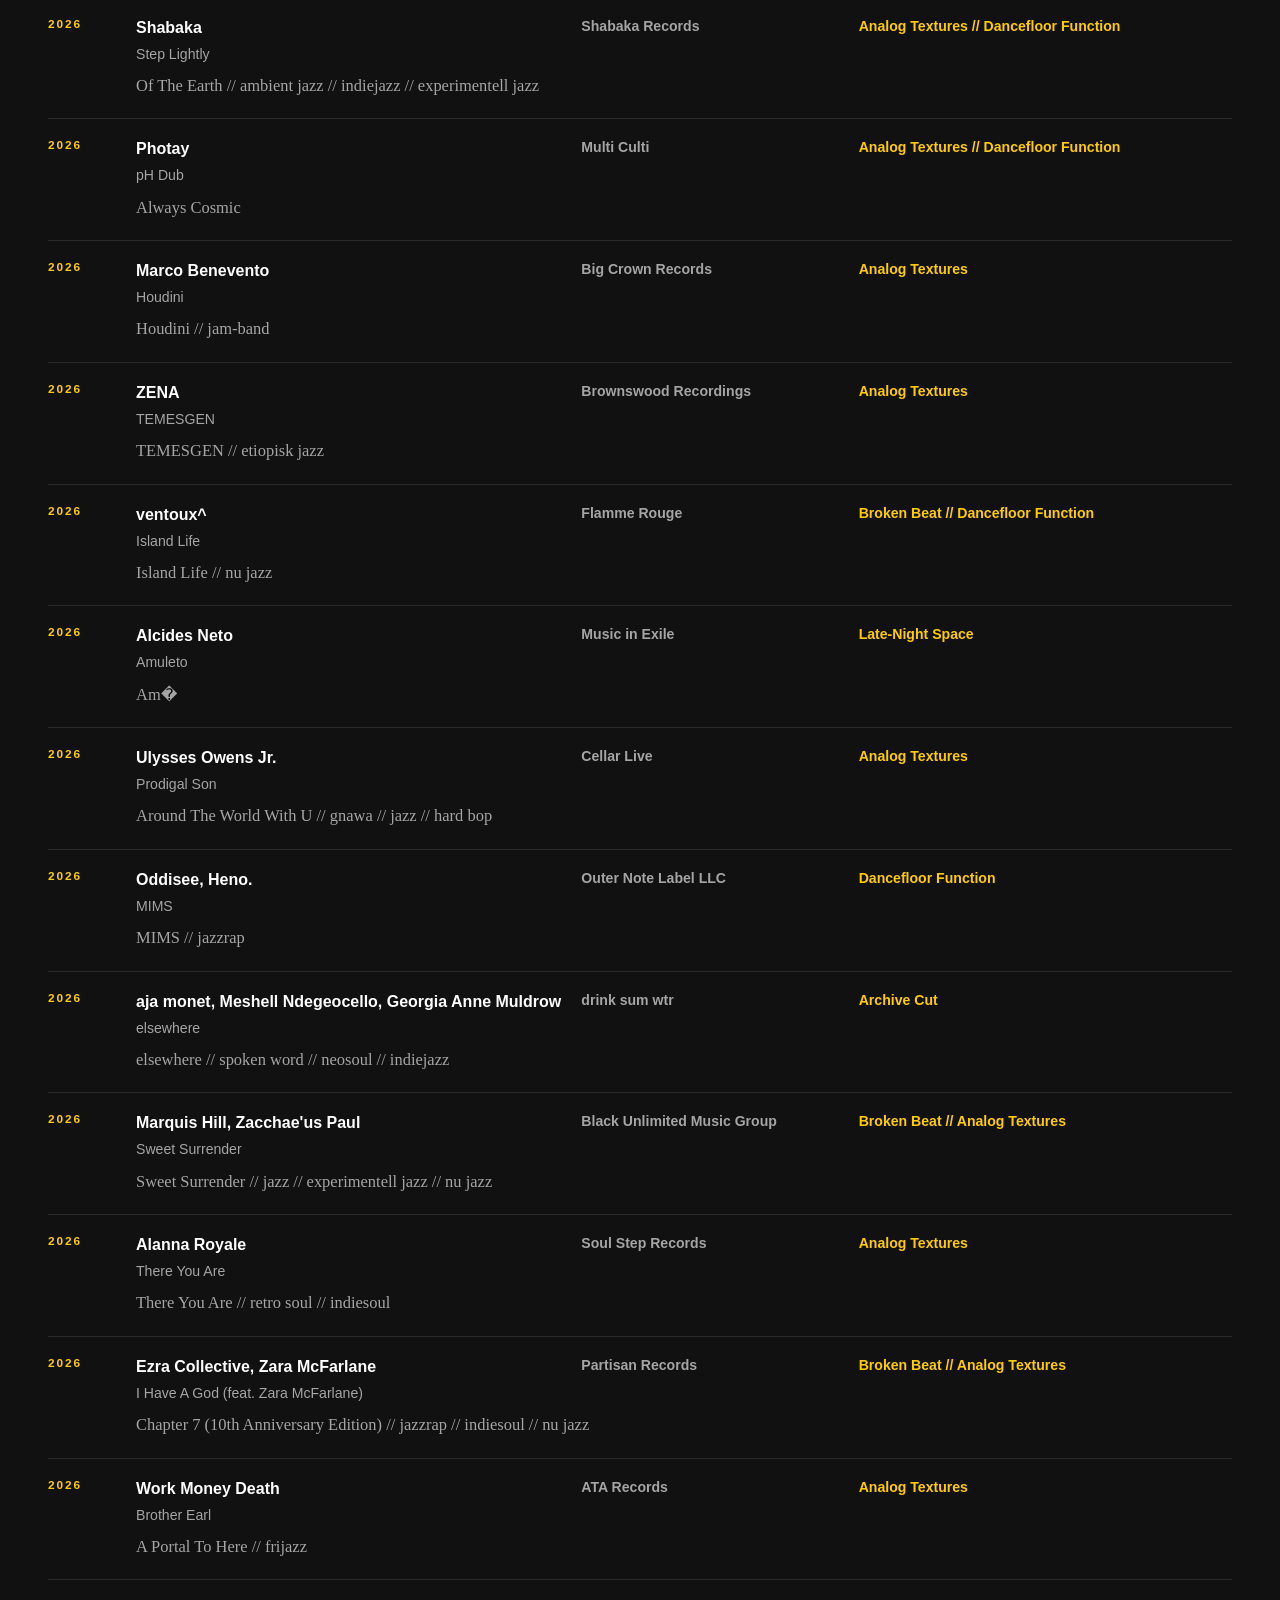
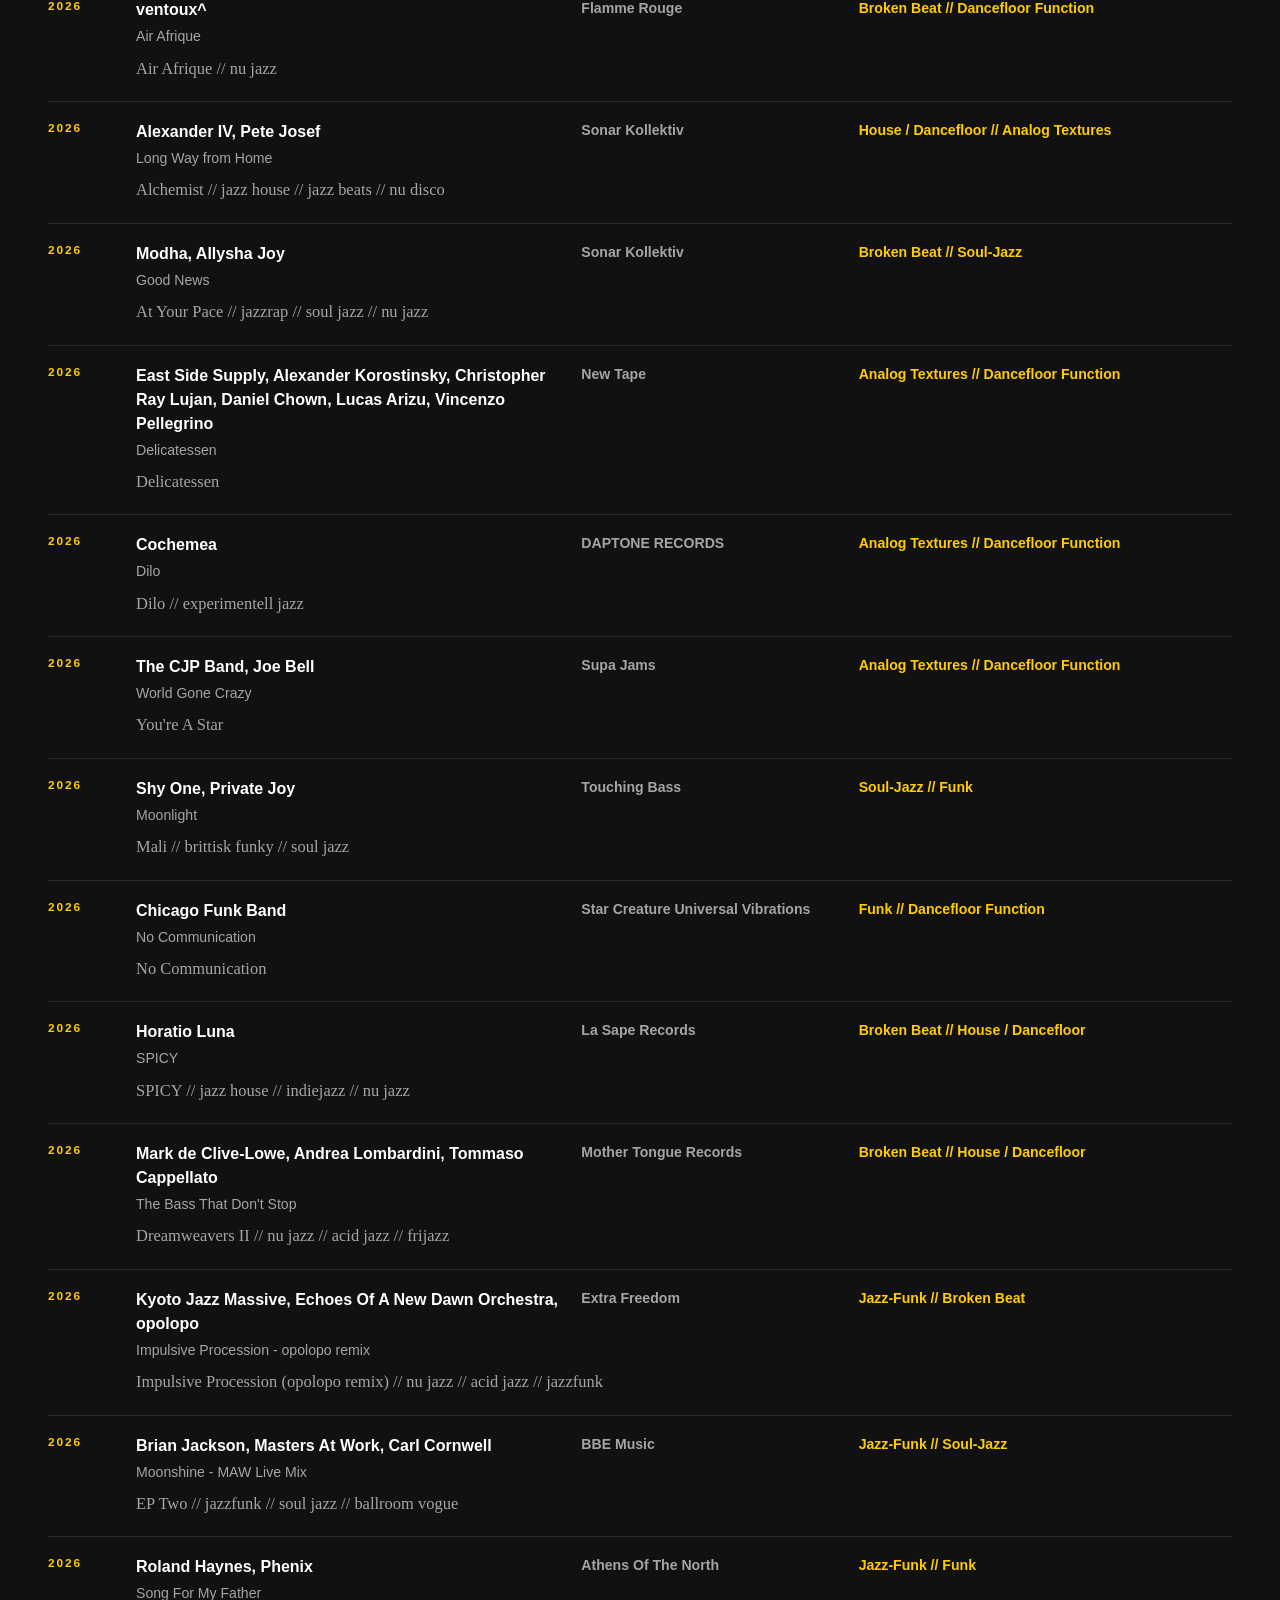
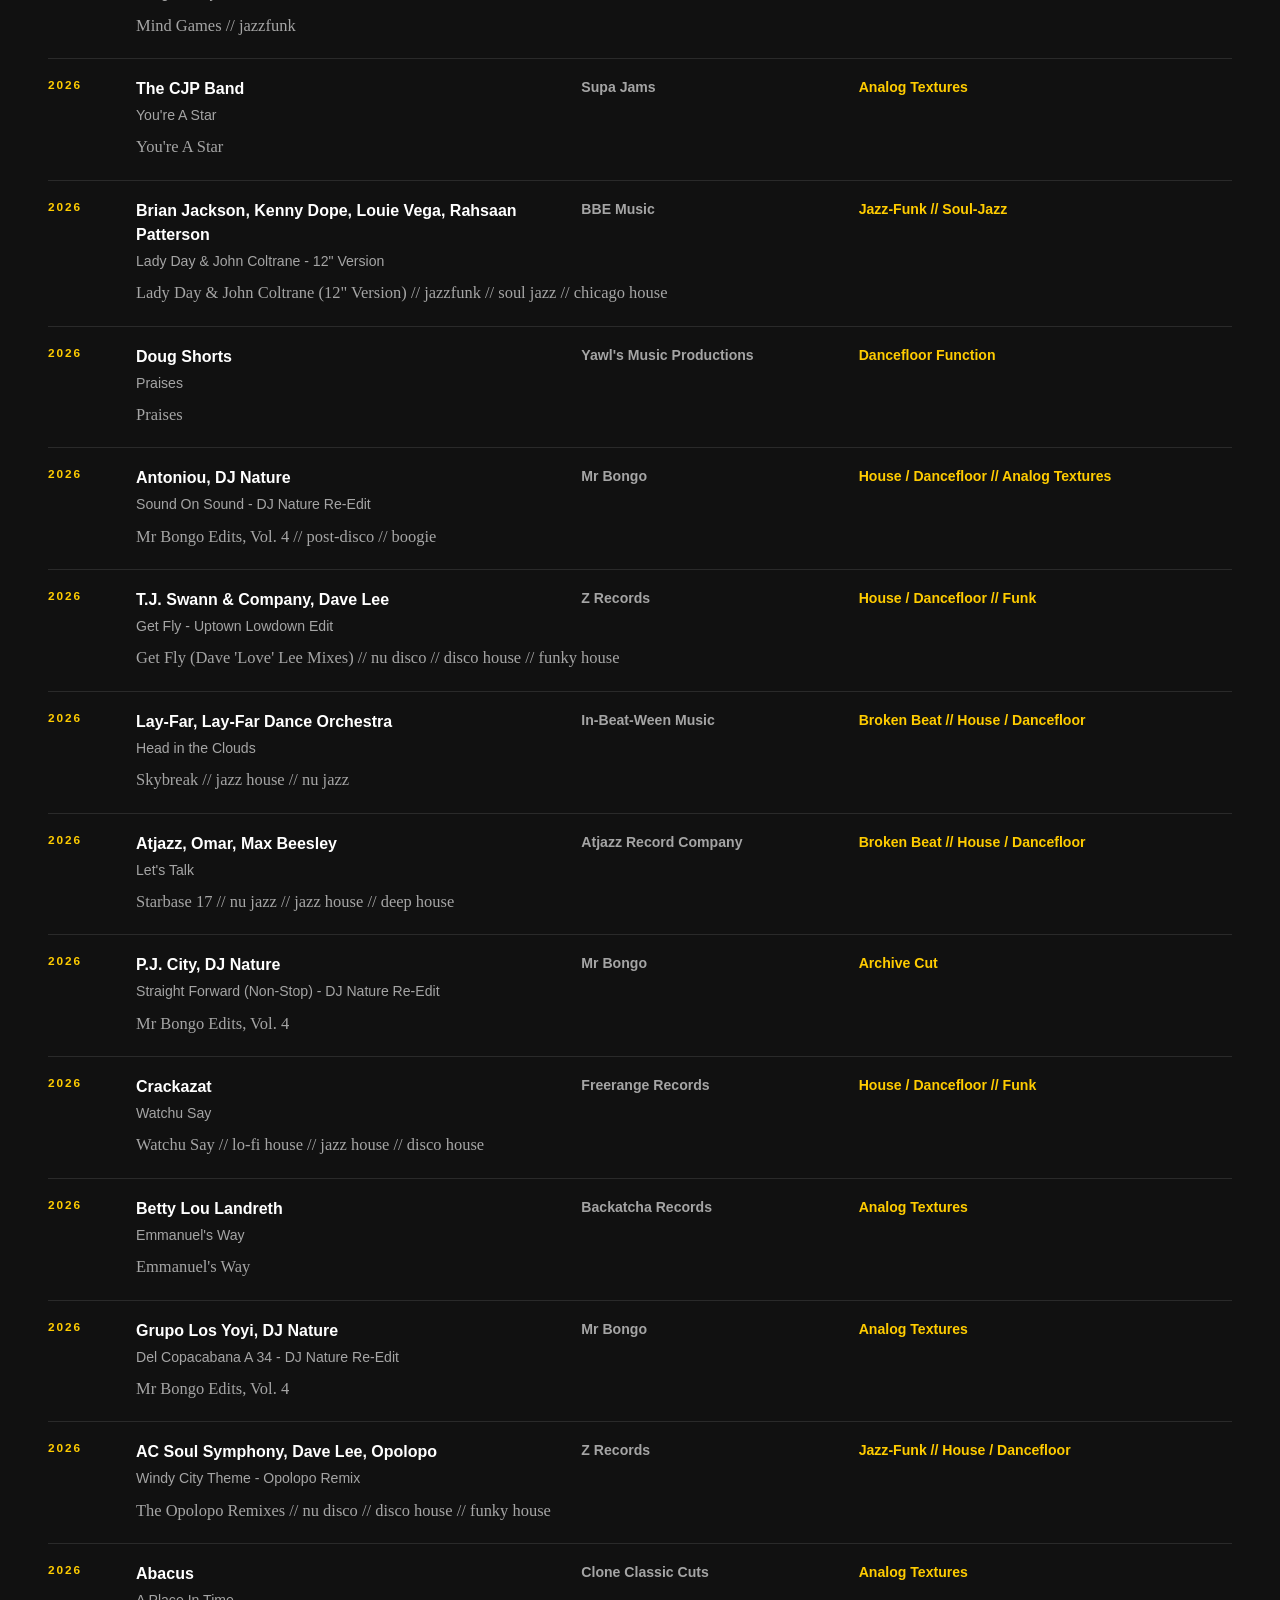
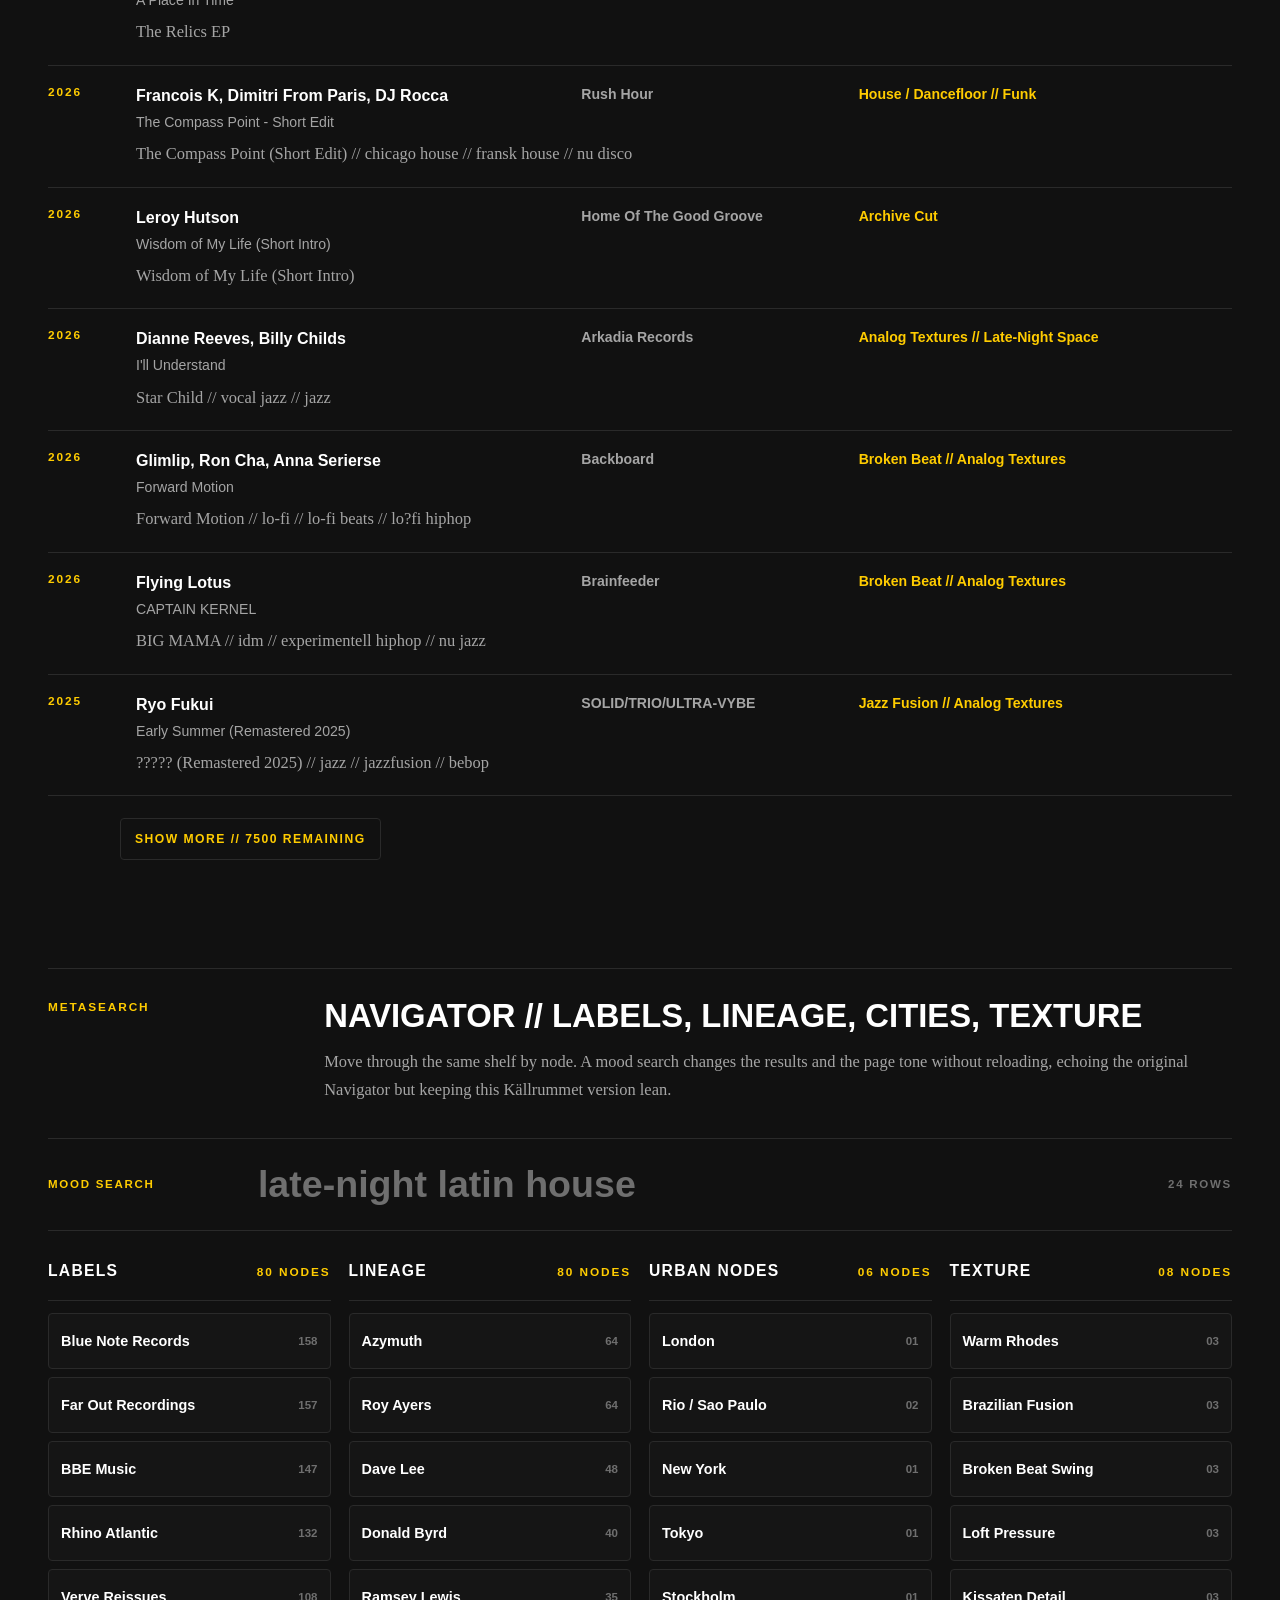
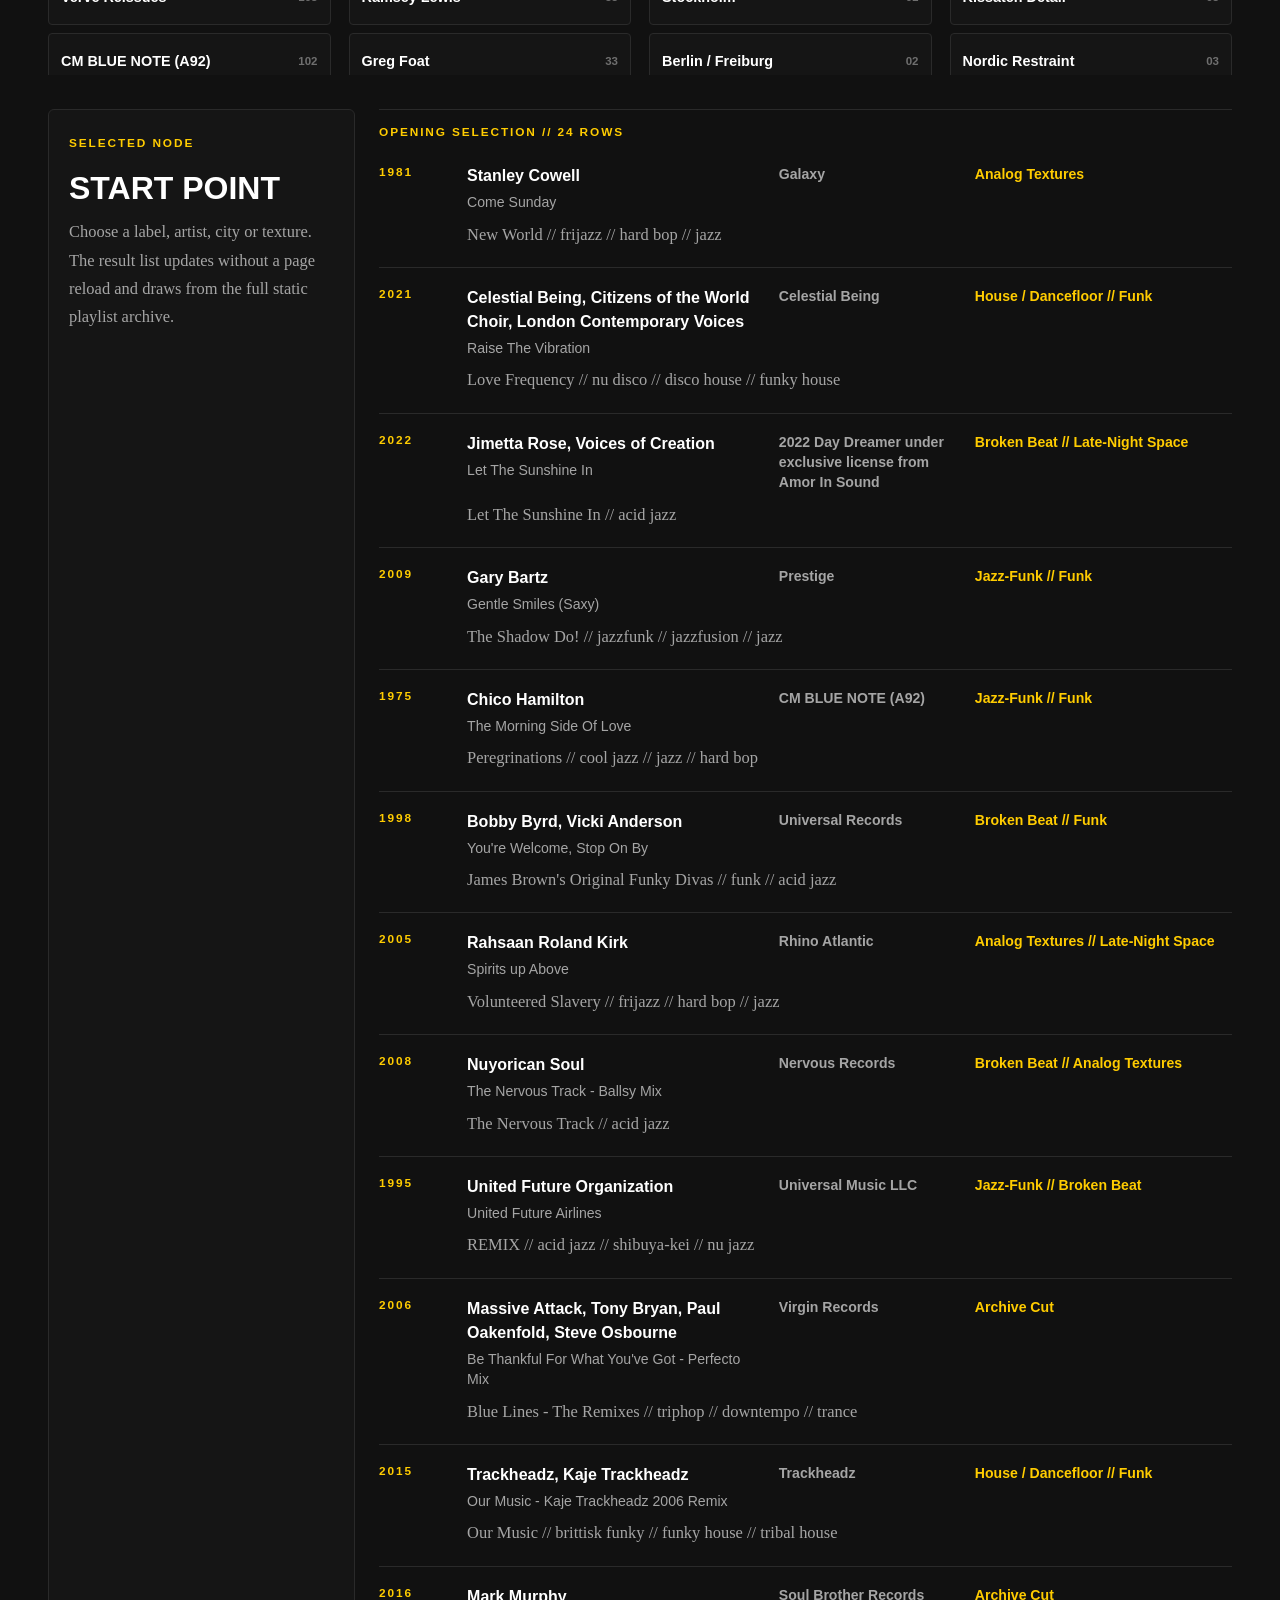
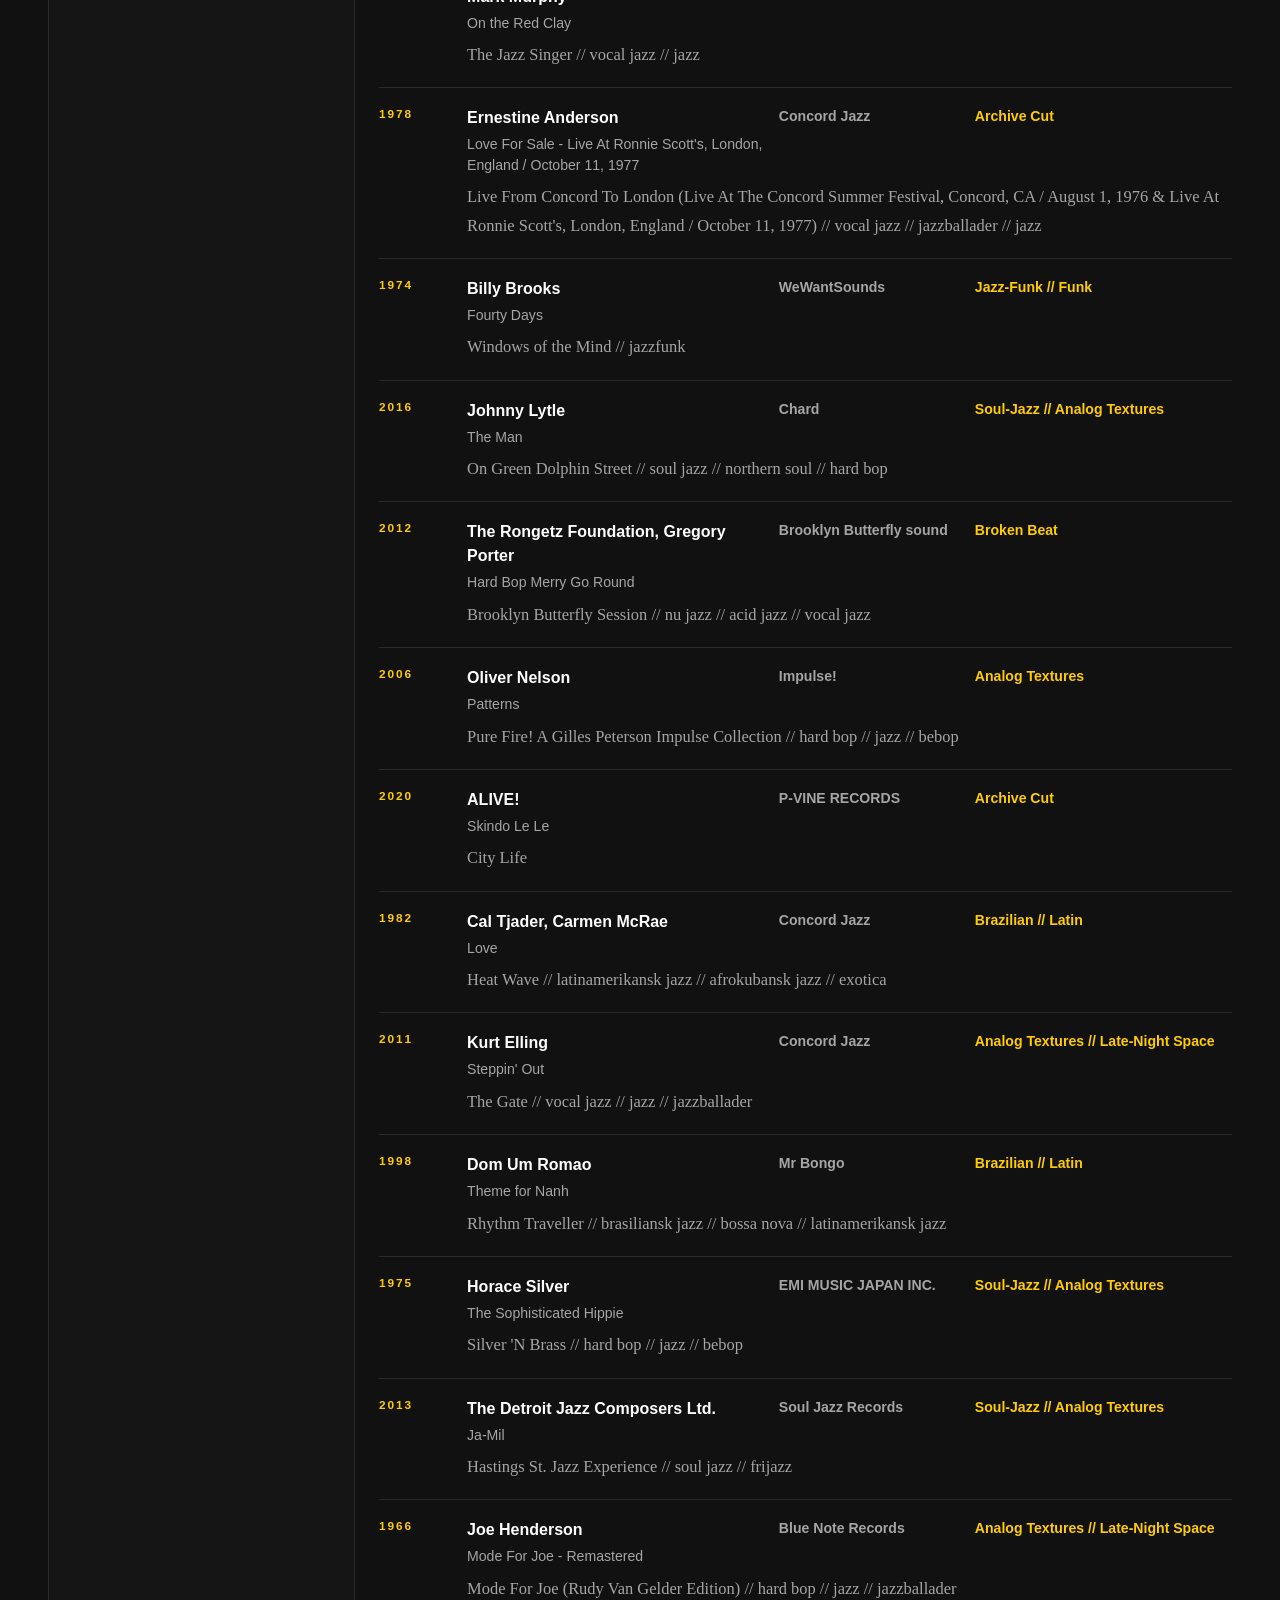
<file: nattarkivet.html>
<!DOCTYPE html>
<html lang="sv-SE">
<head>
    <meta charset="UTF-8">
    <meta name="viewport" content="width=device-width, initial-scale=1.0">
    <title>Nattarkivet: jazz-funk, soul-jazz, rare groove och skivkultur | Källrummet</title>
    <meta name="description" content="Sök i Nattarkivet: ett svenskt musikarkiv med 7 580 deep cuts inom jazz-funk, soul-jazz, broken beat, rare groove, Brazilian fusion, vinyl, radio och skivbolag.">
    <meta name="keywords" content="Nattarkivet, Källrummet, svenskt musikarkiv, jazz-funk, soul-jazz, broken beat, rare groove, Brazilian fusion, acid jazz, nu jazz, jazz dance, vinyl, skivkultur, skivbolag, deep cuts, musikflöden, independent radio, Gilles Peterson, Patrick Forge, Roy Ayers, Azymuth, Donald Byrd, Blue Note, BBE Music, Mr Bongo, Far Out Recordings">
    <meta name="author" content="Mikael">
    <meta name="creator" content="Källrummet">
    <meta name="robots" content="index, follow, max-image-preview:large">
    <meta name="referrer" content="strict-origin-when-cross-origin">
    <meta http-equiv="Permissions-Policy" content="camera=(), microphone=(), geolocation=(), payment=(), usb=(), interest-cohort=()">
    <meta http-equiv="Content-Security-Policy" content="default-src 'self'; base-uri 'self'; object-src 'none'; frame-src 'none'; form-action 'self'; img-src 'self' data: https:; style-src 'self' https://fonts.googleapis.com; font-src 'self' https://fonts.gstatic.com; script-src 'self'; connect-src 'self' https://api.rss2json.com https://api.allorigins.win https://api.codetabs.com; upgrade-insecure-requests">
    <link rel="canonical" href="https://soulkrets-creator.github.io/kallrummet/nattarkivet.html">
    <link rel="alternate" hreflang="sv-SE" href="https://soulkrets-creator.github.io/kallrummet/nattarkivet.html">
    <link rel="alternate" hreflang="x-default" href="https://soulkrets-creator.github.io/kallrummet/nattarkivet.html">
    <meta property="og:type" content="website">
    <meta property="og:locale" content="sv_SE">
    <meta property="og:site_name" content="Källrummet">
    <meta property="og:title" content="Nattarkivet: jazz-funk, soul-jazz och rare groove">
    <meta property="og:description" content="Sök i ett svenskt musikarkiv med 7 580 deep cuts, Navigator, RSS-flöden och länkar för jazz-funk, soul-jazz, broken beat, Brazilian fusion, vinyl och skivkultur.">
    <meta property="og:url" content="https://soulkrets-creator.github.io/kallrummet/nattarkivet.html">
    <meta property="og:image" content="https://soulkrets-creator.github.io/kallrummet/dig.png">
    <meta property="og:image:alt" content="Nattarkivet i Källrummet">
    <meta name="twitter:card" content="summary_large_image">
    <meta name="twitter:title" content="Nattarkivet: jazz-funk, soul-jazz och rare groove">
    <meta name="twitter:description" content="7 580 deep cuts, Navigator och flöden för jazz-funk, soul-jazz, broken beat, Brazilian fusion, vinyl och skivkultur.">
    <meta name="twitter:image" content="https://soulkrets-creator.github.io/kallrummet/dig.png">
    <meta name="twitter:image:alt" content="Nattarkivet i Källrummet">
    <link rel="icon" type="image/png" href="favicon-32x32.png" sizes="32x32">
    <link rel="icon" type="image/png" href="favicon-16x16.png" sizes="16x16">
    <link rel="icon" type="image/png" href="favicon-96x96.png" sizes="96x96">
    <link rel="shortcut icon" href="favicon.ico">
    <link rel="apple-touch-icon" sizes="180x180" href="apple-touch-icon.png">
    <link rel="manifest" href="site.webmanifest">
    <meta name="apple-mobile-web-app-title" content="Källrummet">
    <meta name="theme-color" content="#111111">
    <script type="application/ld+json">
    {
      "@context": "https://schema.org",
      "@graph": [
        {
          "@type": "WebSite",
          "@id": "https://soulkrets-creator.github.io/kallrummet/#website",
          "name": "Källrummet",
          "url": "https://soulkrets-creator.github.io/kallrummet/",
          "inLanguage": "sv-SE",
          "author": {
            "@type": "Person",
            "name": "Mikael"
          },
          "hasPart": {
            "@id": "https://soulkrets-creator.github.io/kallrummet/nattarkivet.html#webpage"
          }
        },
        {
          "@type": "CollectionPage",
          "@id": "https://soulkrets-creator.github.io/kallrummet/nattarkivet.html#webpage",
          "url": "https://soulkrets-creator.github.io/kallrummet/nattarkivet.html",
          "name": "Nattarkivet: jazz-funk, soul-jazz, rare groove och skivkultur",
          "headline": "Nattarkivet: jazz-funk, soul-jazz, rare groove och skivkultur",
          "description": "Svenskt musikarkiv med 7 580 deep cuts: jazz-funk, soul-jazz, broken beat, rare groove, Brazilian fusion, acid jazz, nu jazz, vinyl, skivbolag, artister, radio och musikflöden.",
          "isPartOf": {
            "@id": "https://soulkrets-creator.github.io/kallrummet/#website"
          },
          "inLanguage": "sv-SE",
          "dateModified": "2026-06-18",
          "primaryImageOfPage": {
            "@type": "ImageObject",
            "url": "https://soulkrets-creator.github.io/kallrummet/dig.png",
            "caption": "Nattarkivet i Källrummet"
          },
          "keywords": [
            "svenskt musikarkiv",
            "jazz-funk",
            "soul-jazz",
            "broken beat",
            "rare groove",
            "Brazilian fusion",
            "acid jazz",
            "nu jazz",
            "jazz dance",
            "vinyl",
            "skivkultur",
            "skivbolag",
            "musikarkiv",
            "deep cuts",
            "independent radio",
            "RSS radio"
          ],
          "about": [
            { "@type": "Thing", "name": "Jazz-funk" },
            { "@type": "Thing", "name": "Soul-jazz" },
            { "@type": "Thing", "name": "Broken beat" },
            { "@type": "Thing", "name": "Rare groove" },
            { "@type": "Thing", "name": "Brazilian fusion" },
            { "@type": "Thing", "name": "Acid jazz" },
            { "@type": "Thing", "name": "Nu jazz" },
            { "@type": "Thing", "name": "Vinyl culture" },
            { "@type": "Thing", "name": "Deep cuts" },
            { "@type": "Thing", "name": "Independent radio" },
            { "@type": "Thing", "name": "Record labels" }
          ],
          "mainEntity": {
            "@type": "ItemList",
            "name": "Nattarkivets sökbara musikspår",
            "numberOfItems": 7580,
            "itemListElement": [
              { "@type": "ListItem", "position": 1, "name": "Jazz-funk och soul-jazz" },
              { "@type": "ListItem", "position": 2, "name": "Broken beat, acid jazz och nu jazz" },
              { "@type": "ListItem", "position": 3, "name": "Rare groove, funk och jazz dance" },
              { "@type": "ListItem", "position": 4, "name": "Brazilian fusion, Latin och MPB" },
              { "@type": "ListItem", "position": 5, "name": "Skivbolag, vinyl, radio och skivkultur" }
            ]
          },
          "hasPart": [
            {
              "@type": "WebPageElement",
              "name": "Deep Cuts",
              "description": "Sökbar spellistekärna med artister, grupper, låtar, album, skivbolag, genrer och texturer."
            },
            {
              "@type": "WebPageElement",
              "name": "Navigator",
              "description": "Visuell väg genom skivbolag, genrer, platser och musikaliska samband."
            },
            {
              "@type": "WebPageElement",
              "name": "Flöden",
              "description": "RSS-flöden från radio, magasin och skivkultur."
            }
          ]
        },
        {
          "@type": "BreadcrumbList",
          "@id": "https://soulkrets-creator.github.io/kallrummet/nattarkivet.html#breadcrumb",
          "itemListElement": [
            {
              "@type": "ListItem",
              "position": 1,
              "name": "Källrummet",
              "item": "https://soulkrets-creator.github.io/kallrummet/"
            },
            {
              "@type": "ListItem",
              "position": 2,
              "name": "Nattarkivet",
              "item": "https://soulkrets-creator.github.io/kallrummet/nattarkivet.html"
            }
          ]
        }
      ]
    }
    </script>
    <link rel="preconnect" href="https://fonts.googleapis.com">
    <link rel="preconnect" href="https://fonts.gstatic.com" crossorigin>
    <link rel="dns-prefetch" href="https://api.rss2json.com">
    <link rel="dns-prefetch" href="https://api.allorigins.win">
    <link rel="dns-prefetch" href="https://api.codetabs.com">
    <link href="https://fonts.googleapis.com/css2?family=Inter:wght@400;500;600;700;800;900&family=Source+Serif+4:opsz,wght@8..60,400;8..60,500&display=swap" rel="stylesheet">
    <link rel="stylesheet" href="style.css?v=2026-05-23-7">
</head>
<body class="after-hours-page" data-theme="nocturnal" data-mode="precision" data-texture="clean">
    <a class="ah-skip-link" href="#content">Hoppa till innehåll</a>

    <nav class="ah-top-nav" aria-label="Nattarkivets navigation">
        <a href="https://soulkrets-creator.github.io/kallrummet/">Källrummet</a>
        <a href="#deep-cuts">Deep Cuts</a>
        <a href="#navigator">Navigator</a>
        <a href="#feeds">Flöden</a>
        <a href="#library">Länkar</a>
    </nav>

<header class="ah-hero-banner">
    <img
        src="dig.png"
        alt="Nattarkivet"
        class="hero-image">
</header>

    <main id="content" class="ah-main">
        <section class="ah-manifesto" aria-label="Introduktion">
            <p>
                Nattarkivet är ett svenskt musikarkiv för jazz-funk, soul-jazz, broken beat, rare groove, Brazilian fusion, acid jazz, nu jazz och skivkultur. Här möts skivor, program, artiklar och små stilmarkörer som hör hemma efter kontorstid. Deep Cuts ger en kuraterad hylla att söka i, Navigatorn öppnar vägar mellan ljud och platser, och flödena fångar signaler från radio, magasin, vinyl och skivbolag.
            </p>
        </section>

        <section class="ah-seo-index" aria-labelledby="seo-index-heading">
            <div>
                <span>Svenskt sökindex</span>
                <h2 id="seo-index-heading">Jazz-funk, soul, broken beat och skivkultur</h2>
                <p>
                    Nattarkivet är byggt för sökningar runt jazz-funk, soul-jazz, broken beat, rare groove, Brazilian fusion, acid jazz, nu jazz, jazz dance, house, Latin, vinyl och närliggande skivkultur. Arkivet binder ihop låtar, grupper, artister, album, skivbolag och genrer från Blue Note, Brownswood, BBE Music, Jazzman, Far Out, Mr Bongo, Soul Jazz Records, Talkin' Loud och andra hållpunkter.
                </p>
            </div>
            <nav class="ah-seo-link-grid" aria-label="Sökbara ämnen i Nattarkivet">
                <a href="#deep-cuts" data-facet-query="jazz-funk">Jazz-funk</a>
                <a href="#deep-cuts" data-facet-query="soul-jazz">Soul-jazz</a>
                <a href="#deep-cuts" data-facet-query="broken beat">Broken beat</a>
                <a href="#deep-cuts" data-facet-query="rare groove">Rare groove</a>
                <a href="#deep-cuts" data-facet-query="Brazilian fusion">Brazilian fusion</a>
                <a href="#deep-cuts" data-facet-query="acid jazz">Acid jazz</a>
                <a href="#deep-cuts" data-facet-query="A Tribe Called Quest">A Tribe Called Quest</a>
                <a href="#deep-cuts" data-facet-query="Roy Ayers">Roy Ayers</a>
                <a href="#deep-cuts" data-facet-query="Azymuth">Azymuth</a>
                <a href="#deep-cuts" data-facet-query="Donald Byrd">Donald Byrd</a>
                <a href="#deep-cuts" data-facet-query="Blue Note">Blue Note</a>
                <a href="#deep-cuts" data-facet-query="BBE Music">BBE Music</a>
            </nav>
        </section>

        <section id="deep-cuts" class="ah-section" aria-labelledby="deep-cuts-heading">
            <div class="ah-section-heading">
                <span>Reference Library</span>
                <div>
                    <h2 id="deep-cuts-heading">Deep Cuts // Search The Archive</h2>
                    <p>
                        Search the full playlist archive by artist, group, track, album, label, genre or texture. The interface stays in English so it can remain close to the original After Hours language.
                    </p>
                </div>
            </div>

            <div class="ah-search-bar">
                <label for="deepCutsSearch">Search</label>
                <input id="deepCutsSearch" type="search" autocomplete="off" placeholder="warm rhodes, London, Brazil">
                <output id="deepCutsCount" aria-live="polite">0 cuts</output>
            </div>

            <div class="ah-filter-row" role="group" aria-label="Deep Cuts filters">
                <button class="ah-pill-button is-active" type="button" data-deep-filter="all" aria-pressed="true">All</button>
                <button class="ah-pill-button" type="button" data-deep-filter="Jazz-Funk" aria-pressed="false">Jazz-Funk</button>
                <button class="ah-pill-button" type="button" data-deep-filter="Brazilian" aria-pressed="false">Brazil</button>
                <button class="ah-pill-button" type="button" data-deep-filter="Broken Beat" aria-pressed="false">Broken Beat</button>
                <button class="ah-pill-button" type="button" data-deep-filter="Soul-Jazz" aria-pressed="false">Soul-Jazz</button>
                <button class="ah-pill-button" type="button" data-deep-filter="House" aria-pressed="false">House</button>
                <button class="ah-pill-button" type="button" data-deep-filter="Funk" aria-pressed="false">Funk</button>
                <button class="ah-pill-button" type="button" data-deep-filter="Jazz Fusion" aria-pressed="false">Jazz Fusion</button>
                <button class="ah-pill-button" type="button" data-deep-filter="Latin" aria-pressed="false">Latin</button>
                <button class="ah-pill-button" type="button" data-deep-filter="Nordic" aria-pressed="false">Nordic</button>
            </div>

            <div class="ah-archive-facets" id="archiveFacets" aria-live="polite"></div>

            <div id="deepCutsResults" class="ah-track-list" aria-live="polite">
                <p class="ah-status-note">Loading the archive...</p>
            </div>
        </section>

        <section id="navigator" class="ah-section" aria-labelledby="navigator-heading">
            <div class="ah-section-heading">
                <span>Metasearch</span>
                <div>
                    <h2 id="navigator-heading">Navigator // Labels, Lineage, Cities, Texture</h2>
                    <p>
                        Move through the same shelf by node. A mood search changes the results and the page tone without reloading, echoing the original Navigator but keeping this Källrummet version lean.
                    </p>
                </div>
            </div>

            <div class="ah-search-bar ah-navigator-search">
                <label for="navigatorSearch">Mood Search</label>
                <input id="navigatorSearch" type="search" autocomplete="off" placeholder="late-night latin house">
                <output id="navigatorCount" aria-live="polite">Opening selection</output>
            </div>

            <div class="ah-navigator-grid" aria-label="Navigator nodes">
                <div class="ah-node-column">
                    <div class="ah-column-head">
                        <h3>Labels</h3>
                        <span id="labelCount">0 Nodes</span>
                    </div>
                    <div class="ah-node-list" id="labelNodes"></div>
                </div>

                <div class="ah-node-column">
                    <div class="ah-column-head">
                        <h3>Lineage</h3>
                        <span id="lineageCount">0 Nodes</span>
                    </div>
                    <div class="ah-node-list" id="lineageNodes"></div>
                </div>

                <div class="ah-node-column">
                    <div class="ah-column-head">
                        <h3>Urban Nodes</h3>
                        <span>06 Nodes</span>
                    </div>
                    <div class="ah-node-list" id="urbanNodes"></div>
                </div>

                <div class="ah-node-column">
                    <div class="ah-column-head">
                        <h3>Texture</h3>
                        <span>08 Nodes</span>
                    </div>
                    <div class="ah-node-list" id="textureNodes"></div>
                </div>
            </div>

            <div class="ah-results-shell">
                <aside class="ah-context-panel" aria-label="Selected node">
                    <span class="ah-context-label">Selected Node</span>
                    <h3 id="selectedTitle">Start Point</h3>
                    <p id="archivalNotes">
                        Choose a label, artist, city or texture. The result list updates without a page reload and draws from the full static playlist archive.
                    </p>
                    <div class="ah-marker-strip" id="markerStrip" aria-label="Qualitative markers"></div>
                </aside>

                <div class="ah-results-panel">
                    <span class="ah-results-label" id="resultsLabel">Archive Rows</span>
                    <div id="navigatorResults" aria-live="polite">
                        <p class="ah-status-note">Loading the archive...</p>
                    </div>
                </div>
            </div>
        </section>

        <section id="feeds" class="ah-section" aria-labelledby="feeds-heading">
            <div class="ah-section-heading">
                <span>Incoming Signals</span>
                <div>
                    <h2 id="feeds-heading">Flöden // radio och kultur</h2>
                    <p>
                        Senaste posterna från Jason Palma, Colin Curtis, UK Vibe, Blue-in-Green:RADIO, Proper Mag och Uncrate. Om ett flöde svarar långsamt visas sparad cache eller fasta länkar istället.
                    </p>
                </div>
            </div>

            <div class="ah-feed-toolbar" id="feedControls" aria-label="Filtrera flöden"></div>
            <p class="ah-feed-status" id="feedStatus" aria-live="polite">Läser in flöden...</p>
            <div class="ah-feed-grid" id="feedResults" aria-live="polite"></div>
        </section>

        <section id="library" class="ah-section" aria-labelledby="library-heading">
            <div class="ah-section-heading">
                <span>Fixed Shelf</span>
                <div>
                    <h2 id="library-heading">Länkar // fasta hållpunkter</h2>
                    <p>
                        En liten hylla för de källor som är värda att komma tillbaka till även när flödena är tysta.
                    </p>
                </div>
            </div>

            <div class="ah-library-grid">
                <a class="ah-library-item" href="https://ciut.fm/higherground/" target="_blank" rel="noopener noreferrer"><span>Radio</span><h3>Higher Ground</h3><p>Jason Palmas CIUT-program med soul, jazz, house och deep selections.</p></a>
                <a class="ah-library-item" href="https://colincurtis.podomatic.com/" target="_blank" rel="noopener noreferrer"><span>Archive</span><h3>Colin Curtis</h3><p>DJ-mixar och arkivspår från jazz dance, soul och broken beat-historien.</p></a>
                <a class="ah-library-item" href="https://ukvibe.org/" target="_blank" rel="noopener noreferrer"><span>Writing</span><h3>UK Vibe</h3><p>Recensioner, intervjuer och kultur runt jazz, soul och global musik.</p></a>
                <a class="ah-library-item" href="http://www.blueingreenradio.com/" target="_blank" rel="noopener noreferrer"><span>Radio</span><h3>Blue-in-Green:RADIO</h3><p>Radioarkiv och samtal kring modern jazz, soul, beats and beyond.</p></a>
                <a class="ah-library-item" href="https://www.propermag.com/" target="_blank" rel="noopener noreferrer"><span>Style</span><h3>Proper Mag</h3><p>Menswear, outdoor culture, design and the quieter side of style writing.</p></a>
                <a class="ah-library-item" href="https://uncrate.com/" target="_blank" rel="noopener noreferrer"><span>Objects</span><h3>Uncrate</h3><p>Design, gear, objekt och stilla konsumtionsfantasier från Uncrate.</p></a>
                <a class="ah-library-item" href="https://totallywiredradio.com/" target="_blank" rel="noopener noreferrer"><span>Digital Radio</span><h3>Totally Wired Radio</h3><p>Independent London radio, curated by Eddie Piller.</p></a>
                <a class="ah-library-item" href="https://www.nts.live/shows/patrickforge" target="_blank" rel="noopener noreferrer"><span>Digital Radio</span><h3>Patrick Forge</h3><p>UK selector rooted in jazz-dance, soul and Latin fusion.</p></a>
                <a class="ah-library-item" href="https://www.worldwidefm.net/hosts/gilles-peterson" target="_blank" rel="noopener noreferrer"><span>Digital Radio</span><h3>Gilles Peterson</h3><p>Worldwide FM sessions across jazz, club music and global sounds.</p></a>
                <a class="ah-library-item" href="https://jazzroomrecords.com/" target="_blank" rel="noopener noreferrer"><span>Label Focus</span><h3>Jazz Room Records</h3><p>London jazz label led by Paul Murphy.</p></a>
                <a class="ah-library-item" href="https://jazzmanrecords.co.uk/" target="_blank" rel="noopener noreferrer"><span>Label Focus</span><h3>Jazzman Records</h3><p>Gerald Short's rare funk and jazz label, reissuing overlooked cuts from the late 60s and early 70s.</p></a>
                <a class="ah-library-item" href="https://bbemusic.com/" target="_blank" rel="noopener noreferrer"><span>Label Focus</span><h3>BBE Music</h3><p>Independent label with three decades of disco, soul, funk, hip hop, jazz and house on wax.</p></a>
                <a class="ah-library-item" href="https://soundsoftheuniverse.com/" target="_blank" rel="noopener noreferrer"><span>Record Shop</span><h3>Sounds of the Universe</h3><p>Soho record shop tied to Soul Jazz Records and a deep source for global sounds.</p></a>
                <a class="ah-library-item" href="https://www.faroutrecordings.com/" target="_blank" rel="noopener noreferrer"><span>Label Focus</span><h3>Far Out Recordings</h3><p>London based independent record label specialising in Brazilian music.</p></a>
                <a class="ah-library-item" href="https://www.mrbongo.com/" target="_blank" rel="noopener noreferrer"><span>Label Focus</span><h3>Mr Bongo</h3><p>Record label, record store, film label and publishing since 1989.</p></a>
            </div>
        </section>
    </main>

    <footer class="ah-footer">
        <a href="https://soulkrets-creator.github.io/kallrummet/">Till Källrummet</a>
        <span aria-hidden="true">//</span>
        <span>Nattarkivet, 2026</span>
    </footer>

    <script src="nattarkivet.js?v=2026-05-23-5" defer></script>
</body>
</html>
</file>
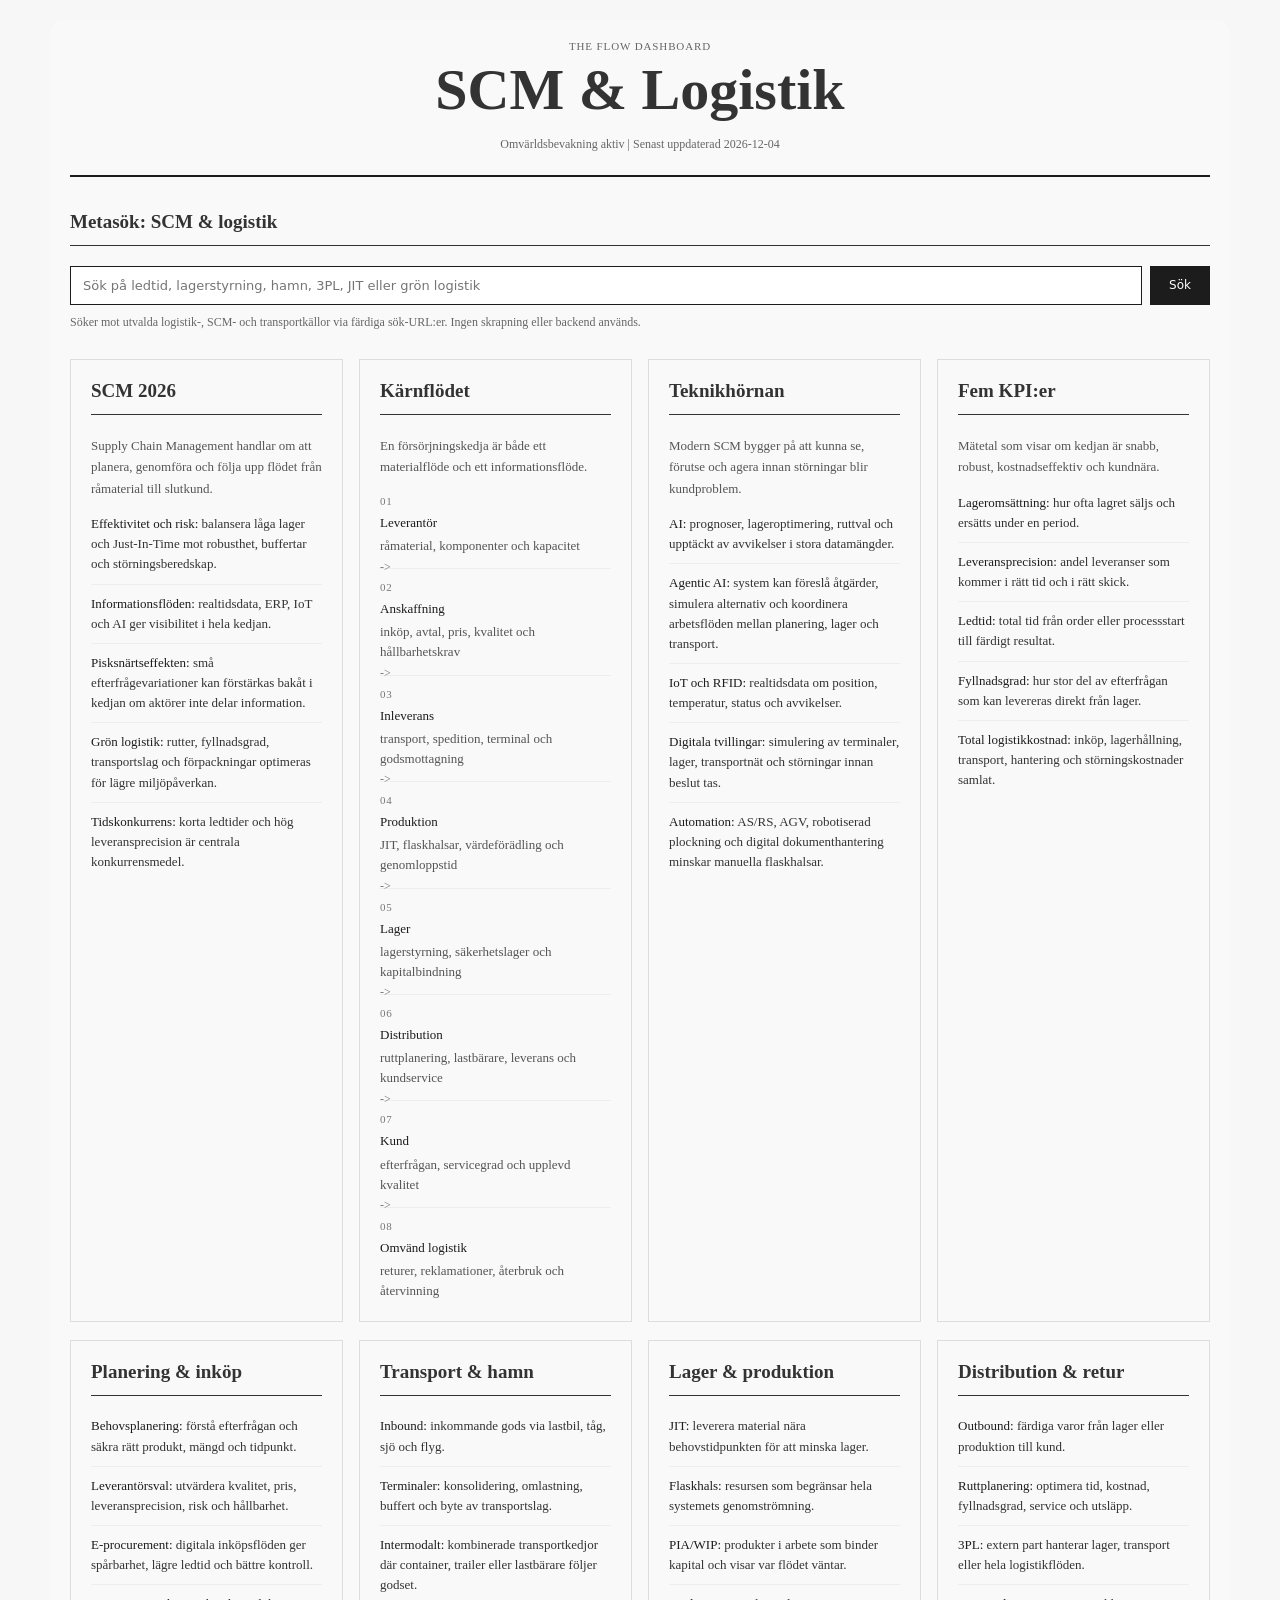
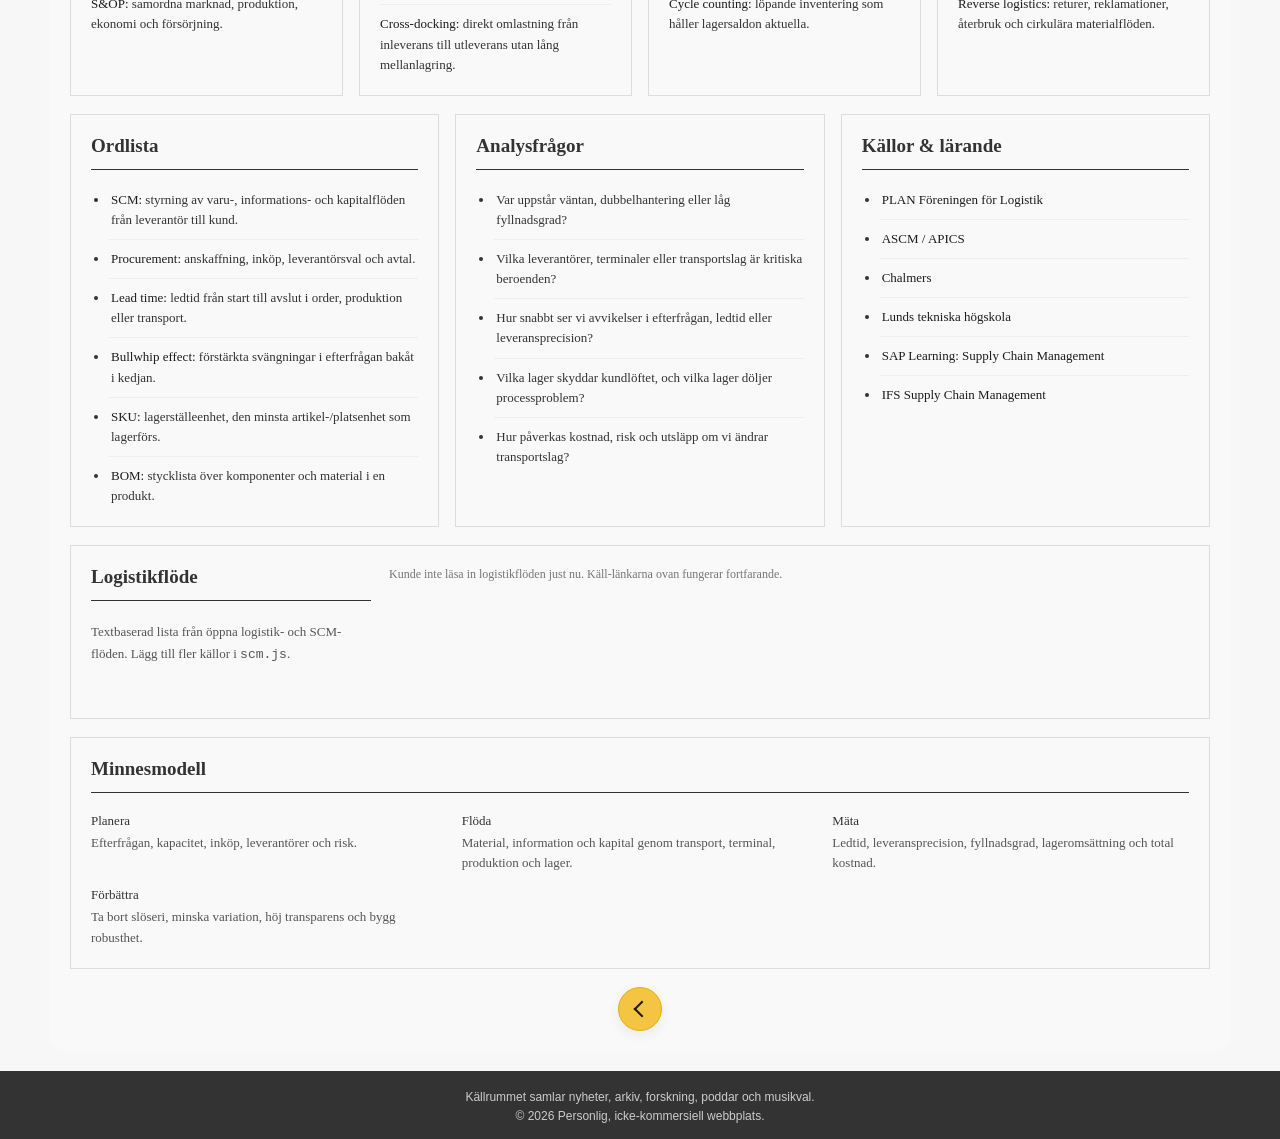
<file: scm.html>
<!DOCTYPE html>
<html lang="sv">
<head>
    <meta charset="UTF-8">
    <meta name="viewport" content="width=device-width, initial-scale=1.0">
    <title>SCM &amp; Logistik | Källrummet</title>
    <meta name="description" content="SCM &amp; Logistik är en minimalistisk kunskaps- och bevakningssida för Supply Chain Management, logistik, hamnar, distribution, inköp, lager, KPI:er och nyheter.">
    <meta name="keywords" content="Supply Chain Management, SCM, logistik, hamn, transport, distribution, procurement, inbound logistics, outbound logistics, reverse logistics, lagerstyrning, ledtid, leveransprecision, fyllnadsgrad, lageromsättning, bullwhip effect, JIT, cross-docking, 3PL, grön logistik, AI, IoT, digital tvilling">
    <meta name="robots" content="index, follow, max-image-preview:large">
    <meta name="referrer" content="strict-origin-when-cross-origin">
    <meta http-equiv="Permissions-Policy" content="camera=(), microphone=(), geolocation=(), payment=(), usb=(), interest-cohort=()">
    <meta http-equiv="Content-Security-Policy" content="default-src 'self'; base-uri 'self'; object-src 'none'; frame-src 'none'; form-action 'self'; img-src 'self' data: https:; style-src 'self' https://fonts.googleapis.com; font-src 'self' https://fonts.gstatic.com; script-src 'self'; connect-src 'self' https://api.allorigins.win https://api.rss2json.com https://api.codetabs.com; upgrade-insecure-requests">
    <link rel="canonical" href="https://soulkrets-creator.github.io/kallrummet/scm.html">
    <meta property="og:type" content="website">
    <meta property="og:locale" content="sv_SE">
    <meta property="og:title" content="SCM &amp; Logistik | Källrummet">
    <meta property="og:description" content="En textbaserad hubb för Supply Chain Management, logistikflöden, KPI:er, teknik, hamn och omvärldsbevakning.">
    <meta property="og:url" content="https://soulkrets-creator.github.io/kallrummet/scm.html">
    <meta property="og:image" content="https://soulkrets-creator.github.io/kallrummet/logonews.jpg">
    <meta property="og:image:width" content="600">
    <meta property="og:image:height" content="271">
    <meta property="og:image:alt" content="Källrummet - SCM &amp; Logistik">
    <meta name="twitter:card" content="summary_large_image">
    <meta name="twitter:title" content="SCM &amp; Logistik | Källrummet">
    <meta name="twitter:description" content="Minimalistisk bevakning och kunskapsbank för Supply Chain Management, logistik och transportflöden.">
    <meta name="twitter:image" content="https://soulkrets-creator.github.io/kallrummet/logonews.jpg">
    <meta name="twitter:image:alt" content="Källrummet - SCM &amp; Logistik">
    <link rel="icon" type="image/png" href="favicon-32x32.png" sizes="32x32">
    <link rel="icon" type="image/png" href="favicon-16x16.png" sizes="16x16">
    <link rel="icon" type="image/png" href="favicon-96x96.png" sizes="96x96">
    <link rel="shortcut icon" href="favicon.ico">
    <link rel="apple-touch-icon" sizes="180x180" href="apple-touch-icon.png">
    <link rel="manifest" href="site.webmanifest">
    <meta name="apple-mobile-web-app-title" content="Källrummet">
    <meta name="theme-color" content="#f4c542">
    <link rel="preconnect" href="https://fonts.googleapis.com">
    <link rel="preconnect" href="https://fonts.gstatic.com" crossorigin>
    <link rel="dns-prefetch" href="https://api.allorigins.win">
    <link rel="dns-prefetch" href="https://api.rss2json.com">
    <link rel="dns-prefetch" href="https://api.codetabs.com">
    <link href="https://fonts.googleapis.com/css2?family=Montserrat:wght@400;500&family=Playfair+Display:wght@700&display=swap" rel="stylesheet">
    <link rel="stylesheet" href="style.css?v=2026-05-20-8">
    <script type="application/ld+json">
    {
      "@context": "https://schema.org",
      "@type": "CollectionPage",
      "name": "SCM & Logistik | Källrummet",
      "url": "https://soulkrets-creator.github.io/kallrummet/scm.html",
      "description": "En minimalistisk hubb för Supply Chain Management, logistik, transportflöden, hamn, KPI:er och omvärldsbevakning.",
      "inLanguage": "sv-SE",
      "isPartOf": {
        "@type": "WebSite",
        "name": "Källrummet",
        "url": "https://soulkrets-creator.github.io/kallrummet/"
      }
    }
    </script>
</head>
<body>
    <main class="container infosec-page scm-page">
        <header class="infosec-header">
            <p class="infosec-kicker">The Flow Dashboard</p>
            <h1>SCM &amp; Logistik</h1>
            <p class="infosec-status">Omvärldsbevakning aktiv | Senast uppdaterad <span id="scm-date">-</span></p>
        </header>

        <section class="infosec-search" aria-labelledby="scm-search-heading">
            <h2 id="scm-search-heading">Metasök: SCM &amp; logistik</h2>
            <form id="scm-search-form">
                <label class="visually-hidden" for="scm-query">Sök Supply Chain Management, logistik eller transport</label>
                <input id="scm-query" name="query" type="search" placeholder="Sök på ledtid, lagerstyrning, hamn, 3PL, JIT eller grön logistik" autocomplete="off">
                <button type="submit">Sök</button>
            </form>
            <p class="infosec-help">Söker mot utvalda logistik-, SCM- och transportkällor via färdiga sök-URL:er. Ingen skrapning eller backend används.</p>
        </section>

        <section class="infosec-grid" aria-label="Supply Chain Management 2026">
            <article class="infosec-card">
                <h2>SCM 2026</h2>
                <p>Supply Chain Management handlar om att planera, genomföra och följa upp flödet från råmaterial till slutkund.</p>
                <ul>
                    <li><strong>Effektivitet och risk:</strong> balansera låga lager och Just-In-Time mot robusthet, buffertar och störningsberedskap.</li>
                    <li><strong>Informationsflöden:</strong> realtidsdata, ERP, IoT och AI ger visibilitet i hela kedjan.</li>
                    <li><strong>Pisksnärtseffekten:</strong> små efterfrågevariationer kan förstärkas bakåt i kedjan om aktörer inte delar information.</li>
                    <li><strong>Grön logistik:</strong> rutter, fyllnadsgrad, transportslag och förpackningar optimeras för lägre miljöpåverkan.</li>
                    <li><strong>Tidskonkurrens:</strong> korta ledtider och hög leveransprecision är centrala konkurrensmedel.</li>
                </ul>
            </article>

            <article class="infosec-card">
                <h2>Kärnflödet</h2>
                <p>En försörjningskedja är både ett materialflöde och ett informationsflöde.</p>
                <ol class="scm-flow-list">
                    <li><strong>Leverantör</strong><span>råmaterial, komponenter och kapacitet</span></li>
                    <li><strong>Anskaffning</strong><span>inköp, avtal, pris, kvalitet och hållbarhetskrav</span></li>
                    <li><strong>Inleverans</strong><span>transport, spedition, terminal och godsmottagning</span></li>
                    <li><strong>Produktion</strong><span>JIT, flaskhalsar, värdeförädling och genomloppstid</span></li>
                    <li><strong>Lager</strong><span>lagerstyrning, säkerhetslager och kapitalbindning</span></li>
                    <li><strong>Distribution</strong><span>ruttplanering, lastbärare, leverans och kundservice</span></li>
                    <li><strong>Kund</strong><span>efterfrågan, servicegrad och upplevd kvalitet</span></li>
                    <li><strong>Omvänd logistik</strong><span>returer, reklamationer, återbruk och återvinning</span></li>
                </ol>
            </article>

            <article class="infosec-card">
                <h2>Teknikhörnan</h2>
                <p>Modern SCM bygger på att kunna se, förutse och agera innan störningar blir kundproblem.</p>
                <ul>
                    <li><strong>AI:</strong> prognoser, lageroptimering, ruttval och upptäckt av avvikelser i stora datamängder.</li>
                    <li><strong>Agentic AI:</strong> system kan föreslå åtgärder, simulera alternativ och koordinera arbetsflöden mellan planering, lager och transport.</li>
                    <li><strong>IoT och RFID:</strong> realtidsdata om position, temperatur, status och avvikelser.</li>
                    <li><strong>Digitala tvillingar:</strong> simulering av terminaler, lager, transportnät och störningar innan beslut tas.</li>
                    <li><strong>Automation:</strong> AS/RS, AGV, robotiserad plockning och digital dokumenthantering minskar manuella flaskhalsar.</li>
                </ul>
            </article>

            <article class="infosec-card">
                <h2>Fem KPI:er</h2>
                <p>Mätetal som visar om kedjan är snabb, robust, kostnadseffektiv och kundnära.</p>
                <ul>
                    <li><strong>Lageromsättning:</strong> hur ofta lagret säljs och ersätts under en period.</li>
                    <li><strong>Leveransprecision:</strong> andel leveranser som kommer i rätt tid och i rätt skick.</li>
                    <li><strong>Ledtid:</strong> total tid från order eller processstart till färdigt resultat.</li>
                    <li><strong>Fyllnadsgrad:</strong> hur stor del av efterfrågan som kan levereras direkt från lager.</li>
                    <li><strong>Total logistikkostnad:</strong> inköp, lagerhållning, transport, hantering och störningskostnader samlat.</li>
                </ul>
            </article>
        </section>

        <section class="infosec-reference" aria-label="Processdelar i SCM">
            <article class="infosec-card">
                <h2>Planering &amp; inköp</h2>
                <ul>
                    <li><strong>Behovsplanering:</strong> förstå efterfrågan och säkra rätt produkt, mängd och tidpunkt.</li>
                    <li><strong>Leverantörsval:</strong> utvärdera kvalitet, pris, leveransprecision, risk och hållbarhet.</li>
                    <li><strong>E-procurement:</strong> digitala inköpsflöden ger spårbarhet, lägre ledtid och bättre kontroll.</li>
                    <li><strong>S&amp;OP:</strong> samordna marknad, produktion, ekonomi och försörjning.</li>
                </ul>
            </article>

            <article class="infosec-card">
                <h2>Transport &amp; hamn</h2>
                <ul>
                    <li><strong>Inbound:</strong> inkommande gods via lastbil, tåg, sjö och flyg.</li>
                    <li><strong>Terminaler:</strong> konsolidering, omlastning, buffert och byte av transportslag.</li>
                    <li><strong>Intermodalt:</strong> kombinerade transportkedjor där container, trailer eller lastbärare följer godset.</li>
                    <li><strong>Cross-docking:</strong> direkt omlastning från inleverans till utleverans utan lång mellanlagring.</li>
                </ul>
            </article>

            <article class="infosec-card">
                <h2>Lager &amp; produktion</h2>
                <ul>
                    <li><strong>JIT:</strong> leverera material nära behovstidpunkten för att minska lager.</li>
                    <li><strong>Flaskhals:</strong> resursen som begränsar hela systemets genomströmning.</li>
                    <li><strong>PIA/WIP:</strong> produkter i arbete som binder kapital och visar var flödet väntar.</li>
                    <li><strong>Cycle counting:</strong> löpande inventering som håller lagersaldon aktuella.</li>
                </ul>
            </article>

            <article class="infosec-card">
                <h2>Distribution &amp; retur</h2>
                <ul>
                    <li><strong>Outbound:</strong> färdiga varor från lager eller produktion till kund.</li>
                    <li><strong>Ruttplanering:</strong> optimera tid, kostnad, fyllnadsgrad, service och utsläpp.</li>
                    <li><strong>3PL:</strong> extern part hanterar lager, transport eller hela logistikflöden.</li>
                    <li><strong>Reverse logistics:</strong> returer, reklamationer, återbruk och cirkulära materialflöden.</li>
                </ul>
            </article>
        </section>

        <section class="infosec-deep-dive scm-knowledge" aria-label="Kunskapsbank SCM och logistik">
            <article class="infosec-card">
                <h2>Ordlista</h2>
                <ul>
                    <li><strong>SCM:</strong> styrning av varu-, informations- och kapitalflöden från leverantör till kund.</li>
                    <li><strong>Procurement:</strong> anskaffning, inköp, leverantörsval och avtal.</li>
                    <li><strong>Lead time:</strong> ledtid från start till avslut i order, produktion eller transport.</li>
                    <li><strong>Bullwhip effect:</strong> förstärkta svängningar i efterfrågan bakåt i kedjan.</li>
                    <li><strong>SKU:</strong> lagerställeenhet, den minsta artikel-/platsenhet som lagerförs.</li>
                    <li><strong>BOM:</strong> stycklista över komponenter och material i en produkt.</li>
                </ul>
            </article>

            <article class="infosec-card">
                <h2>Analysfrågor</h2>
                <ul>
                    <li>Var uppstår väntan, dubbelhantering eller låg fyllnadsgrad?</li>
                    <li>Vilka leverantörer, terminaler eller transportslag är kritiska beroenden?</li>
                    <li>Hur snabbt ser vi avvikelser i efterfrågan, ledtid eller leveransprecision?</li>
                    <li>Vilka lager skyddar kundlöftet, och vilka lager döljer processproblem?</li>
                    <li>Hur påverkas kostnad, risk och utsläpp om vi ändrar transportslag?</li>
                </ul>
            </article>

            <article class="infosec-card">
                <h2>Källor &amp; lärande</h2>
                <ul>
                    <li><a href="https://www.plan.se/" target="_blank" rel="noopener noreferrer">PLAN Föreningen för Logistik</a></li>
                    <li><a href="https://www.ascm.org/" target="_blank" rel="noopener noreferrer">ASCM / APICS</a></li>
                    <li><a href="https://www.chalmers.se/" target="_blank" rel="noopener noreferrer">Chalmers</a></li>
                    <li><a href="https://www.lth.se/" target="_blank" rel="noopener noreferrer">Lunds tekniska högskola</a></li>
                    <li><a href="https://learning.sap.com/products/supply-chain-management" target="_blank" rel="noopener noreferrer">SAP Learning: Supply Chain Management</a></li>
                    <li><a href="https://www.ifs.com/en/products/erp/supply-chain" target="_blank" rel="noopener noreferrer">IFS Supply Chain Management</a></li>
                </ul>
            </article>
        </section>

        <section class="infosec-feed" aria-labelledby="scm-feed-heading" aria-live="polite" aria-busy="true">
            <div>
                <h2 id="scm-feed-heading">Logistikflöde</h2>
                <p>Textbaserad lista från öppna logistik- och SCM-flöden. Lägg till fler källor i <code>scm.js</code>.</p>
            </div>
            <div class="infosec-feed-status" id="scm-feed-status">Hämtar logistiknyheter...</div>
            <ul class="infosec-feed-list" id="scm-feed-list"></ul>
        </section>

        <section class="infosec-principles scm-principles" aria-labelledby="scm-principles-heading">
            <h2 id="scm-principles-heading">Minnesmodell</h2>
            <dl>
                <div>
                    <dt>Planera</dt>
                    <dd>Efterfrågan, kapacitet, inköp, leverantörer och risk.</dd>
                </div>
                <div>
                    <dt>Flöda</dt>
                    <dd>Material, information och kapital genom transport, terminal, produktion och lager.</dd>
                </div>
                <div>
                    <dt>Mäta</dt>
                    <dd>Ledtid, leveransprecision, fyllnadsgrad, lageromsättning och total kostnad.</dd>
                </div>
                <div>
                    <dt>Förbättra</dt>
                    <dd>Ta bort slöseri, minska variation, höj transparens och bygg robusthet.</dd>
                </div>
            </dl>
        </section>

        <nav class="podcast-nav" aria-label="Tillbaka">
            <a class="back-arrow-link" href="https://soulkrets-creator.github.io/kallrummet/" aria-label="Till startsidan" title="Till startsidan">
                <span aria-hidden="true"></span>
                <span class="visually-hidden">Till startsidan</span>
            </a>
        </nav>
    </main>

    <footer>
        <span class="footer-note">
            Källrummet samlar nyheter, arkiv, forskning, poddar och musikval.<br>
            © 2026 Personlig, icke-kommersiell webbplats.
        </span>
    </footer>

    <script src="scm.js?v=2026-05-20-1" defer></script>
</body>
</html>
</file>
<file: style.css>
body {
    font-family: 'Montserrat', sans-serif;
    background-color: #F7F7F7;
    color: #333;
    margin: 0;
    padding: 0;
    display: flex;
    flex-direction: column;
    min-height: 100vh;
    box-sizing: border-box;
}

.container {
    max-width: 600px;
    width: 100%;
    padding: 20px;
    background-color: #FFFFFF;
    border-radius: 15px;
    overflow: hidden;
    text-align: center;
    margin: 20px auto;
    flex: 1;
    box-sizing: border-box;
    transition: transform 0.3s;
}

.container:hover {
    transform: translateY(-5px);
}

h2 {
    text-align: center;
    font-family: 'Playfair Display', serif;
    font-weight: bold;
    font-size: 28px;
    letter-spacing: 0.5px;
    text-transform: lowercase;
    color: #1C1C1C;
    margin-bottom: 15px;
    text-shadow: 1px 1px 1px rgba(0, 0, 0, 0.05);
}

h2:first-letter {
    text-transform: uppercase;
}

.site-intro {
    color: #555555;
    font-size: 13px;
    line-height: 1.55;
    margin: 16px auto 18px;
    max-width: 500px;
}

.visually-hidden {
    position: absolute;
    width: 1px;
    height: 1px;
    padding: 0;
    margin: -1px;
    overflow: hidden;
    clip: rect(0, 0, 0, 0);
    white-space: nowrap;
    border: 0;
}

.rss-widget {
    margin-bottom: 4px;
}

.radio-widget {
    margin-bottom: 15px;
}

.rss-panel {
    position: relative;
    height: 340px;
    overflow: hidden;
    background: #ffffff;
    border: 1px solid #eeeeee;
    border-radius: 8px;
    text-align: left;
}

.podcast-widget {
    margin-bottom: 15px;
}

.podcast-panel {
    position: relative;
    height: 560px;
    overflow: hidden;
    background: #ffffff;
    border: 1px solid #eeeeee;
    border-radius: 10px;
    text-align: left;
}

.podcast-panel::before,
.podcast-panel::after {
    content: "";
    position: absolute;
    left: 0;
    right: 0;
    z-index: 2;
    height: 34px;
    pointer-events: none;
}

.podcast-panel::before {
    top: 0;
    background: linear-gradient(#ffffff, rgba(255, 255, 255, 0));
}

.podcast-panel::after {
    bottom: 0;
    background: linear-gradient(rgba(255, 255, 255, 0), #ffffff);
}

.rss-list {
    display: flex;
    flex-direction: column;
    width: 100%;
}

.rss-sequence {
    display: flex;
    flex: none;
    flex-direction: column;
    padding: 0 12px;
}

.podcast-list {
    display: flex;
    flex-direction: column;
    gap: 0;
    padding: 12px 14px;
}

.rss-list.is-scrolling {
    animation: rss-scroll-vertical var(--rss-duration, 180s) linear infinite;
    will-change: transform;
}

.podcast-list.is-scrolling {
    animation: rss-scroll 95s linear infinite;
}

.rss-panel:hover .rss-list,
.rss-panel:focus-within .rss-list,
.rss-list.is-paused,
.podcast-panel:hover .podcast-list,
.podcast-panel:focus-within .podcast-list {
    animation-play-state: paused;
}

.rss-item {
    background: #ffffff;
    border-bottom: 1px solid #eeeeee;
    color: inherit;
    display: grid;
    min-height: 0;
    padding: 10px 2px;
    text-decoration: none;
}

.rss-item.has-image {
    column-gap: 10px;
    grid-template-columns: 88px minmax(0, 1fr);
}

.podcast-item {
    display: block;
    padding: 11px 0 12px;
    border-bottom: 1px solid #eeeeee;
    color: inherit;
    text-decoration: none;
}

.rss-item:hover .rss-title,
.rss-item:focus .rss-title,
.podcast-item:hover .podcast-title,
.podcast-item:focus .podcast-title {
    color: #9b7a00;
}

.rss-image {
    border-radius: 4px;
    display: block;
    grid-column: 1;
    grid-row: 1 / span 3;
    height: 66px;
    margin: 0;
    object-fit: cover;
    width: 88px;
}

.rss-item.has-image .rss-meta,
.rss-item.has-image .rss-title,
.rss-item.has-image .rss-description {
    grid-column: 2;
}

.rss-meta {
    align-items: baseline;
    display: flex;
    gap: 8px;
    justify-content: space-between;
}

.rss-source {
    color: #777777;
    font-size: 10px;
    font-weight: 500;
    letter-spacing: 0.02em;
    text-transform: uppercase;
}

.rss-date {
    color: #9b7a00;
    flex: none;
    font-size: 10px;
}

.podcast-source {
    color: #777777;
    font-size: 10px;
    font-weight: 500;
    letter-spacing: 0.02em;
    text-transform: uppercase;
}

.rss-title {
    margin-top: 3px;
    color: #333333;
    font-size: 13px;
    font-weight: 500;
    line-height: 1.35;
}

.podcast-title {
    margin-top: 3px;
    color: #333333;
    font-size: 13px;
    font-weight: 500;
    line-height: 1.35;
}

.rss-description {
    margin-top: 4px;
    color: #666666;
    font-size: 12px;
    line-height: 1.4;
}

.podcast-description {
    margin-top: 4px;
    color: #666666;
    font-size: 12px;
    line-height: 1.4;
}

.rss-status {
    padding: 28px 18px;
    color: #777777;
    font-size: 12px;
    line-height: 1.45;
    text-align: center;
}

.podcast-status {
    padding: 28px 18px;
    color: #777777;
    font-size: 12px;
    line-height: 1.45;
    text-align: center;
}

@keyframes rss-scroll-vertical {
    from {
        transform: translateY(0);
    }

    to {
        transform: translateY(-50%);
    }
}

@keyframes rss-scroll {
    from {
        transform: translateY(0);
    }

    to {
        transform: translateY(-50%);
    }
}

.rss-note {
    color: #777;
    font-size: 11px;
    line-height: 1.4;
    margin: 5px 0 0;
    text-align: left;
}

.rss-controls {
    display: flex;
    justify-content: flex-end;
    margin-top: 5px;
}

.rss-controls button {
    background: #ffffff;
    border: 1px solid #d6d0c3;
    border-radius: 999px;
    color: #555555;
    cursor: pointer;
    font: 500 11px/1 Montserrat, sans-serif;
    min-height: 36px;
    padding: 0 14px;
}

.rss-controls button:hover,
.rss-controls button:focus-visible {
    border-color: #9b7a00;
    color: #795f00;
    outline: none;
}

@media (max-width: 600px) {
    .rss-controls button {
        min-height: 42px;
        padding: 0 16px;
    }
}

.links-heading {
    margin-top: 10px;
}


.container img {
    height: auto;
    width: 100%;
    border-top-left-radius: 15px;
    border-top-right-radius: 15px;
    transition: transform 0.3s;
}

.container img:hover {
    transform: scale(1.05);
}

/* Grid-baserad länksamling */
.links-container {
    display: grid;
    grid-template-columns: repeat(auto-fill, minmax(150px, 1fr));
    gap: 10px;
    margin-top: 20px;
}

.links-container a {
    display: block;
    padding: 12px;
    background-color: #f4c542;
    color: #000000;
    text-decoration: none;
    border-radius: 8px;
    font-size: 12px;
    font-weight: 500;
    transition: background-color 0.3s, transform 0.3s;
}

.links-container a:hover {
    background-color: #e0b300;
    transform: translateY(-2px);
}

.links-container a:focus-visible,
.meta-search button:focus-visible,
.meta-search .stf-link:focus-visible,
.travel-link-grid a:focus-visible,
.meta-search input:focus-visible {
    outline: 2px solid #9b7a00;
    outline-offset: 3px;
}

.links-container a.music-link {
    background-color: #5a6042;
    color: #fffdf4;
}

.links-container a.music-link:hover {
    background-color: #464c33;
}

.meta-search {
    margin-top: 28px;
    padding-top: 24px;
    border-top: 1px solid #eeeeee;
    text-align: left;
}

.meta-search h2 {
    margin-top: 0;
}

.meta-search-intro {
    color: #555555;
    font-size: 13px;
    line-height: 1.55;
    margin: 0 auto 18px;
    max-width: 520px;
    text-align: center;
}

.meta-search-form {
    display: grid;
    gap: 14px;
}

.meta-search-row {
    display: grid;
    grid-template-columns: 1fr auto auto;
    gap: 8px;
}

.meta-search input[type="search"],
.meta-search select {
    width: 100%;
    border: 1px solid #dddddd;
    border-radius: 8px;
    box-sizing: border-box;
    color: #333333;
    font: inherit;
    font-size: 13px;
    padding: 11px 12px;
}

.meta-search button,
.meta-search .stf-link {
    border: 0;
    border-radius: 8px;
    background-color: #f4c542;
    color: #000000;
    cursor: pointer;
    display: inline-block;
    font: inherit;
    font-size: 12px;
    font-weight: 500;
    padding: 11px 13px;
    text-align: center;
    text-decoration: none;
    transition: background-color 0.3s, transform 0.3s;
    white-space: nowrap;
}

.meta-search button:hover,
.meta-search .stf-link:hover {
    background-color: #e0b300;
    transform: translateY(-2px);
}

.meta-search-fieldset {
    border: 1px solid #eeeeee;
    border-radius: 10px;
    margin: 0;
    padding: 13px;
}

.meta-search-fieldset legend {
    color: #555555;
    font-size: 12px;
    font-weight: 500;
    padding: 0 6px;
}

.place-filter-grid,
.source-filter-grid {
    display: grid;
    gap: 8px 10px;
    grid-template-columns: repeat(2, minmax(0, 1fr));
}

.source-filter-grid {
    grid-template-columns: repeat(3, minmax(0, 1fr));
}

.meta-search label {
    align-items: center;
    color: #444444;
    display: flex;
    font-size: 12px;
    gap: 7px;
    line-height: 1.35;
}

.meta-search input[type="checkbox"],
.meta-search input[type="radio"] {
    accent-color: #f4c542;
    flex: 0 0 auto;
}

.meta-search-actions {
    align-items: center;
    display: flex;
    flex-wrap: wrap;
    gap: 8px;
}

.travel-links {
    background: linear-gradient(135deg, #fff9e3 0%, #f4f8f1 58%, #eef5f7 100%);
    border: 1px solid #eadca8;
    border-radius: 12px;
    box-shadow: 0 10px 24px rgba(51, 51, 51, 0.07);
    margin-top: 4px;
    overflow: hidden;
    padding: 16px;
}

.travel-links-heading {
    align-items: end;
    border-bottom: 1px solid rgba(156, 126, 38, 0.2);
    display: flex;
    gap: 10px;
    justify-content: space-between;
    margin-bottom: 12px;
    padding-bottom: 10px;
}

.travel-links-heading p {
    color: #7b6a2c;
    font-size: 10px;
    font-weight: 600;
    letter-spacing: 0.12em;
    margin: 0;
    text-transform: uppercase;
}

.travel-links-heading h3 {
    color: #1c1c1c;
    font-family: 'Playfair Display', serif;
    font-size: 22px;
    line-height: 1.1;
    margin: 0;
    text-align: right;
}

.travel-link-grid {
    display: grid;
    gap: 8px;
    grid-template-columns: repeat(3, minmax(0, 1fr));
}

.travel-link-grid a {
    background: rgba(255, 255, 255, 0.82);
    border: 1px solid rgba(156, 126, 38, 0.16);
    border-radius: 8px;
    color: #222222;
    display: grid;
    gap: 3px;
    min-height: 58px;
    padding: 10px;
    text-decoration: none;
    transition: background-color 0.3s, border-color 0.3s, transform 0.3s, box-shadow 0.3s;
}

.travel-link-grid a:hover {
    background: #ffffff;
    border-color: rgba(156, 126, 38, 0.34);
    box-shadow: 0 8px 18px rgba(51, 51, 51, 0.08);
    transform: translateY(-2px);
}

.travel-link-grid span {
    font-size: 12px;
    font-weight: 600;
    line-height: 1.25;
}

.travel-link-grid small {
    color: #6a6a55;
    font-size: 10.5px;
    line-height: 1.3;
}

.podcast-nav {
    display: flex;
    justify-content: center;
    margin-top: 18px;
}

.back-arrow-link,
.back-arrow-link:visited {
    align-items: center;
    background: #f4c542;
    border: 1px solid #e0b300;
    border-radius: 999px;
    box-shadow: 0 4px 12px rgba(51, 51, 51, 0.08);
    display: inline-flex;
    height: 42px;
    justify-content: center;
    text-decoration: none;
    transition: background-color 0.3s, border-color 0.3s, transform 0.3s, box-shadow 0.3s;
    width: 42px;
}

.back-arrow-link span[aria-hidden="true"] {
    border-bottom: 2px solid #1c1c1c;
    border-left: 2px solid #1c1c1c;
    display: block;
    height: 10px;
    margin-left: 4px;
    transform: rotate(45deg);
    width: 10px;
}

.back-arrow-link:hover,
.back-arrow-link:focus {
    background: #e0b300;
    border-color: #cfaa10;
    box-shadow: 0 6px 16px rgba(51, 51, 51, 0.12);
    transform: translateY(-2px);
}

.back-arrow-link:focus-visible {
    outline: 2px solid #1c1c1c;
    outline-offset: 3px;
}

.meta-search-source-actions {
    display: flex;
    flex-wrap: wrap;
    gap: 8px;
    margin-bottom: 10px;
}

.meta-search button.meta-search-secondary {
    background-color: #eeeeee;
    color: #333333;
}

.meta-search button.meta-search-secondary:hover {
    background-color: #dddddd;
}

.meta-search-preview {
    color: #555555;
    font-size: 11.5px;
    line-height: 1.45;
    min-height: 16px;
}

.meta-search-status {
    color: #777777;
    font-size: 11px;
    line-height: 1.45;
    min-height: 16px;
}

.infosec-page {
    background-color: #f9f9f9;
    color: #333333;
    font-family: 'Playfair Display', Georgia, serif;
    max-width: 1180px;
    text-align: left;
}

.infosec-page:hover {
    transform: none;
}

.infosec-header {
    border-bottom: 2px solid #1c1c1c;
    margin-bottom: 34px;
    padding-bottom: 22px;
    text-align: center;
}

.infosec-kicker {
    color: #666666;
    font-size: 11px;
    letter-spacing: 0.08em;
    margin: 0 0 8px;
    text-transform: uppercase;
}

.infosec-header h1 {
    color: #333333;
    font-family: 'Playfair Display', serif;
    font-size: 58px;
    font-weight: 700;
    line-height: 1.05;
    margin: 0 0 14px;
    text-align: center;
}

.infosec-status,
.infosec-help {
    color: #666666;
    font-size: 12px;
    line-height: 1.5;
    margin: 0;
}

.infosec-search {
    margin-bottom: 28px;
}

.infosec-search h2,
.infosec-card h2,
.infosec-feed h2,
.infosec-principles h2 {
    border-bottom: 1px solid #333333;
    color: #333333;
    font-family: 'Playfair Display', serif;
    font-size: 19px;
    font-weight: 700;
    letter-spacing: 0;
    margin: 0 0 20px;
    padding-bottom: 12px;
    text-align: left;
    text-shadow: none;
    text-transform: none;
}

.infosec-page h3 {
    color: #333333;
    font-family: 'Playfair Display', Georgia, serif;
    font-size: 15px;
    font-weight: 700;
    margin: 28px 0 12px;
}

.infosec-search form {
    display: grid;
    gap: 8px;
    grid-template-columns: 1fr auto;
    margin-bottom: 8px;
}

.infosec-search input {
    border: 1px solid #1c1c1c;
    border-radius: 0;
    box-sizing: border-box;
    color: #1c1c1c;
    font-family: 'Montserrat', system-ui, sans-serif;
    font-size: 13px;
    padding: 11px 12px;
    width: 100%;
}

.infosec-search button {
    background: #1c1c1c;
    border: 1px solid #1c1c1c;
    color: #ffffff;
    cursor: pointer;
    font-family: 'Montserrat', system-ui, sans-serif;
    font-size: 12px;
    font-weight: 500;
    padding: 11px 18px;
}

.infosec-search button:hover,
.infosec-search button:focus {
    background: #444444;
}

.infosec-grid {
    display: grid;
    gap: 16px;
    grid-template-columns: repeat(4, minmax(0, 1fr));
}

.infosec-directory {
    margin-top: 18px;
}

.infosec-media {
    margin-top: 18px;
}

.infosec-reference {
    display: grid;
    gap: 16px;
    grid-template-columns: repeat(4, minmax(0, 1fr));
    margin-top: 18px;
}

.infosec-deep-dive {
    display: grid;
    gap: 16px;
    grid-template-columns: repeat(3, minmax(0, 1fr));
    margin-top: 18px;
}

.infosec-deep-dive .infosec-card ul {
    list-style: disc;
    padding-left: 18px;
}

.infosec-deep-dive .infosec-card li {
    padding-left: 2px;
}

.scm-page .infosec-grid {
    grid-template-columns: repeat(4, minmax(0, 1fr));
}

.scm-flow-list {
    counter-reset: scm-step;
    list-style: none;
    margin: 0;
    padding: 0;
}

.infosec-card .scm-flow-list li {
    border-bottom: 1px solid #eeeeee;
    display: grid;
    gap: 3px;
    padding: 10px 0 12px;
    position: relative;
}

.infosec-card .scm-flow-list li::before {
    color: #777777;
    content: counter(scm-step, decimal-leading-zero);
    counter-increment: scm-step;
    font-size: 11px;
    letter-spacing: 0.06em;
    text-transform: uppercase;
}

.infosec-card .scm-flow-list li:not(:last-child)::after {
    bottom: -8px;
    color: #777777;
    content: "->";
    font-size: 12px;
    left: 0;
    position: absolute;
}

.infosec-card .scm-flow-list strong {
    color: #1c1c1c;
    font-weight: 500;
}

.infosec-card .scm-flow-list span {
    color: #555555;
    font-size: 13px;
    line-height: 1.55;
}

.infosec-home-checklist {
    margin-top: 18px;
}

.infosec-section-heading {
    border: 1px solid #dddddd;
    margin-bottom: 16px;
    padding: 20px;
}

.infosec-section-heading h2 {
    color: #222222;
    font-family: "Playfair Display", Georgia, serif;
    font-size: 25px;
    font-weight: 700;
    line-height: 1.2;
    margin: 0 0 10px;
}

.infosec-section-heading p {
    color: #555555;
    font-size: 13px;
    line-height: 1.65;
    margin: 0;
}

.infosec-home-checklist-grid {
    display: grid;
    gap: 16px;
    grid-template-columns: repeat(2, minmax(0, 1fr));
}

.infosec-card h3 {
    color: #222222;
    font-family: "Playfair Display", Georgia, serif;
    font-size: 20px;
    font-weight: 700;
    line-height: 1.25;
    margin: 0 0 16px;
}

.infosec-checklist-items label {
    align-items: flex-start;
    cursor: pointer;
    display: flex;
    gap: 10px;
}

.infosec-checklist-items input {
    accent-color: #333333;
    flex: 0 0 auto;
    margin-top: 3px;
}

.infosec-checklist-items input:checked + span {
    color: #666666;
    text-decoration: line-through;
    text-decoration-thickness: 1px;
}

.infosec-card,
.infosec-feed,
.infosec-principles {
    border: 1px solid #dddddd;
    padding: 20px;
}

.infosec-card p,
.infosec-feed p {
    color: #555555;
    font-size: 13px;
    line-height: 1.65;
    margin: 0 0 15px;
}

.infosec-card ul,
.infosec-feed-list {
    list-style: none;
    margin: 0;
    padding: 0;
}

.infosec-card li,
.infosec-feed-list li {
    border-bottom: 1px solid #eeeeee;
    font-size: 13px;
    line-height: 1.55;
    padding: 9px 0;
}

.infosec-card strong {
    color: #1c1c1c;
    font-weight: 500;
}

.infosec-card li:first-child,
.infosec-feed-list li:first-child {
    padding-top: 0;
}

.infosec-card li:last-child,
.infosec-feed-list li:last-child {
    border-bottom: 0;
    padding-bottom: 0;
}

.infosec-page a {
    color: #1c1c1c;
    text-decoration: none;
}

.infosec-page a:hover,
.infosec-page a:focus {
    text-decoration: underline;
    text-decoration-thickness: 1px;
    text-underline-offset: 3px;
}

.infosec-feed {
    display: grid;
    gap: 18px;
    grid-template-columns: minmax(180px, 0.35fr) 1fr;
    margin-top: 18px;
}

.infosec-feed-status {
    color: #777777;
    font-size: 12px;
    line-height: 1.45;
}

.infosec-feed-source {
    color: #777777;
    display: block;
    font-size: 10px;
    font-weight: 500;
    letter-spacing: 0.04em;
    margin-bottom: 3px;
    text-transform: uppercase;
}

.infosec-principles {
    margin-top: 18px;
}

.infosec-principles dl {
    display: grid;
    gap: 14px;
    grid-template-columns: repeat(3, minmax(0, 1fr));
    margin: 0;
}

.infosec-principles dt {
    color: #333333;
    font-size: 13px;
    font-weight: 500;
    margin-bottom: 4px;
}

.infosec-principles dd {
    color: #555555;
    font-size: 13px;
    line-height: 1.55;
    margin: 0;
}

footer {
    background-color: #333;
    color: #fff;
    padding: 16px 15px 15px;
    text-align: center;
    width: 100%;
    margin-top: auto;
    box-sizing: border-box;
}

footer a {
    color: #ffffff;
    text-decoration: none;
    margin: 0 8px;
    transition: color 0.3s;
}

footer a:hover {
    color: #f4c542;
}

.footer-links {
    margin-bottom: 8px;
}

.footer-note {
    color: #cccccc;
    font-size: 12px;
    line-height: 1.5;
}

@media (max-width: 640px) {
    .container {
        border-radius: 0;
        margin: 0 auto;
        padding: 14px;
    }

    .container:hover,
    .container img:hover,
    .links-container a:hover,
    .meta-search button:hover,
    .meta-search .stf-link:hover {
        transform: none;
    }

    .links-container {
        grid-template-columns: repeat(2, minmax(0, 1fr));
        gap: 9px;
    }

    .links-container a {
        min-height: 44px;
        padding: 10px 8px;
        align-content: center;
        font-size: 11.5px;
    }

    .rss-panel {
        height: 300px;
    }

    .rss-sequence {
        padding: 0 9px;
    }

    .rss-item {
        padding: 9px 1px;
    }

    .rss-item.has-image {
        grid-template-columns: 76px minmax(0, 1fr);
    }

    .rss-image {
        height: 58px;
        width: 76px;
    }

    .podcast-panel {
        height: 500px;
    }


    .podcast-list {
        padding: 10px 12px;
    }

    .rss-title {
        font-size: 12.5px;
    }

    .podcast-title {
        font-size: 12.5px;
    }

    .rss-description {
        font-size: 11.5px;
    }

    .podcast-description {
        font-size: 11.5px;
    }

    .site-intro {
        font-size: 12.5px;
        margin-top: 14px;
    }

    .meta-search {
        margin-top: 24px;
        padding-top: 20px;
    }

    .meta-search-row,
    .place-filter-grid,
    .source-filter-grid {
        grid-template-columns: 1fr;
    }

    .meta-search button,
    .meta-search .stf-link,
    .meta-search-source-actions button {
        width: 100%;
    }

    .travel-links {
        padding: 13px;
    }

    .travel-links-heading {
        align-items: start;
        display: grid;
        gap: 5px;
    }

    .travel-links-heading h3 {
        font-size: 19px;
        text-align: left;
    }

    .travel-link-grid {
        grid-template-columns: repeat(2, minmax(0, 1fr));
    }

    .infosec-page {
        padding: 18px 14px;
    }

    .infosec-header {
        margin-bottom: 26px;
    }

    .infosec-header h1 {
        font-size: 34px;
    }

    .infosec-search form,
    .infosec-grid,
    .infosec-reference,
    .infosec-deep-dive,
    .infosec-home-checklist-grid,
    .scm-page .infosec-grid,
    .infosec-feed,
    .infosec-principles dl {
        grid-template-columns: 1fr;
    }

    .infosec-search button {
        width: 100%;
    }
}
.heritage-search-form {
    grid-template-columns: minmax(0, 1fr) minmax(190px, 0.28fr) auto;
}

.heritage-search select {
    border: 1px solid #1c1c1c;
    border-radius: 0;
    box-sizing: border-box;
    color: #1c1c1c;
    font-family: 'Montserrat', system-ui, sans-serif;
    font-size: 13px;
    padding: 11px 12px;
    width: 100%;
}

.heritage-flow-set {
    display: grid;
    gap: 16px;
    grid-template-columns: repeat(2, minmax(0, 1fr));
    margin-top: 18px;
}

.heritage-flow-card {
    min-width: 0;
}

.heritage-pipeline {
    display: grid;
    gap: 10px;
    grid-template-columns: repeat(auto-fit, minmax(132px, 1fr));
    margin-bottom: 16px;
}

.heritage-pipeline span {
    border: 1px solid #dddddd;
    color: #1c1c1c;
    font-family: 'Montserrat', system-ui, sans-serif;
    font-size: 11px;
    line-height: 1.35;
    min-height: 52px;
    overflow-wrap: anywhere;
    padding: 10px 9px;
    position: relative;
    text-align: center;
}

.heritage-pipeline span:not(:last-child)::after {
    color: #777777;
    content: "->";
    position: absolute;
    display: none;
}

.heritage-pipeline.compact span {
    min-height: 52px;
}

.heritage-matrix-card {
    margin-top: 18px;
}

.heritage-table-wrap {
    overflow-x: auto;
}

.heritage-matrix {
    border-collapse: collapse;
    color: #444444;
    font-family: 'Montserrat', system-ui, sans-serif;
    font-size: 12px;
    min-width: 760px;
    width: 100%;
}

.heritage-matrix th,
.heritage-matrix td {
    border-bottom: 1px solid #eeeeee;
    padding: 10px 8px;
    text-align: left;
    vertical-align: top;
}

.heritage-matrix th {
    color: #1c1c1c;
    font-weight: 500;
}

.heritage-matrix tbody tr:last-child td {
    border-bottom: 0;
}

.heritage-page code {
    color: #1c1c1c;
    font-family: Consolas, 'Courier New', monospace;
    font-size: 0.95em;
}

@media (max-width: 760px) {
    .heritage-search-form,
    .heritage-flow-set,
    .heritage-pipeline,
    .heritage-page .infosec-reference,
    .heritage-page .infosec-deep-dive {
        grid-template-columns: 1fr;
    }

    .heritage-pipeline span {
        min-height: 0;
        text-align: left;
    }

    .heritage-pipeline span:not(:last-child)::after {
        bottom: -17px;
        left: 8px;
        right: auto;
        top: auto;
        transform: none;
    }

    .heritage-search select {
        width: 100%;
    }
}

/* After Hours / Nattarkivet page */
body.after-hours-page {
    --ah-bg: #111111;
    --ah-text: #ffffff;
    --ah-accent: #ffcc00;
    --ah-secondary: #a5a5a5;
    --ah-muted: #6f6f6f;
    --ah-border: #2a2a2a;
    --ah-panel: #151515;
    --ah-panel-soft: #151515;
    --ah-verdant: #a5a5a5;
    --ah-rust: #ffcc00;
    --ah-font-header: 'Inter', Helvetica, Arial, sans-serif;
    --ah-font-body: 'Source Serif 4', Georgia, serif;
    background: var(--ah-bg);
    color: var(--ah-text);
    display: block;
    font-family: var(--ah-font-header);
    line-height: 1.5;
    min-height: 100vh;
    overflow-x: hidden;
    scroll-padding-top: 74px;
    text-align: left;
}

body.after-hours-page[data-theme="golden"] {
    --ah-bg: #111111;
    --ah-text: #ffffff;
    --ah-accent: #ffcc00;
    --ah-secondary: #a5a5a5;
    --ah-muted: #6f6f6f;
    --ah-border: #2a2a2a;
    --ah-panel: #151515;
    --ah-panel-soft: #151515;
    --ah-verdant: #a5a5a5;
    --ah-rust: #ffcc00;
}

body.after-hours-page[data-theme="nordic"] {
    --ah-bg: #111111;
    --ah-text: #ffffff;
    --ah-accent: #ffcc00;
    --ah-secondary: #a5a5a5;
    --ah-muted: #6f6f6f;
    --ah-border: #2a2a2a;
    --ah-panel: #151515;
    --ah-panel-soft: #151515;
    --ah-verdant: #a5a5a5;
    --ah-rust: #ffcc00;
}

body.after-hours-page::before {
    background-image: url("data:image/svg+xml,%3Csvg xmlns='http://www.w3.org/2000/svg' width='120' height='120' viewBox='0 0 120 120'%3E%3Cfilter id='n'%3E%3CfeTurbulence type='fractalNoise' baseFrequency='0.8' numOctaves='2' stitchTiles='stitch'/%3E%3C/filter%3E%3Crect width='120' height='120' filter='url(%23n)' opacity='0.36'/%3E%3C/svg%3E");
    content: "";
    inset: 0;
    opacity: 0;
    pointer-events: none;
    position: fixed;
    z-index: -1;
}

body.after-hours-page[data-texture="analog"]::before {
    opacity: 0.12;
}

.after-hours-page *,
.after-hours-page *::before,
.after-hours-page *::after {
    box-sizing: border-box;
}

.after-hours-page a {
    color: inherit;
    text-decoration: none;
}

.after-hours-page a:hover,
.after-hours-page a:focus {
    color: var(--ah-accent);
}

.after-hours-page a:focus-visible,
.after-hours-page button:focus-visible,
.after-hours-page input:focus-visible {
    outline: 2px solid var(--ah-accent);
    outline-offset: 4px;
}

.ah-skip-link {
    background: var(--ah-accent);
    color: var(--ah-bg);
    font-size: 0.78rem;
    font-weight: 800;
    left: 18px;
    letter-spacing: 0.12em;
    padding: 10px 14px;
    position: absolute;
    text-transform: uppercase;
    top: 12px;
    transform: translateY(-160%);
    z-index: 1000;
}

.ah-skip-link:focus {
    transform: translateY(0);
}

.ah-top-nav,
.ah-header,
.ah-main,
.ah-footer {
    margin: 0 auto;
    max-width: 1240px;
    padding-left: 28px;
    padding-right: 28px;
    width: 100%;
}

.ah-top-nav {
    align-items: center;
    border-bottom: 1px solid var(--ah-border);
    display: flex;
    flex-wrap: wrap;
    gap: 10px 28px;
    justify-content: flex-end;
    padding-bottom: 18px;
    padding-top: 24px;
}

.ah-top-nav a {
    color: var(--ah-secondary);
    font-size: 0.74rem;
    font-weight: 700;
    letter-spacing: 0.14em;
    text-transform: uppercase;
}

.ah-header {
    padding-bottom: 58px;
    padding-top: 74px;
}

body.after-hours-page[data-mode="narrative"] .ah-header {
    padding-bottom: 70px;
}

.ah-masthead-grid {
    display: grid;
    gap: 22px;
    grid-template-columns: repeat(12, minmax(0, 1fr));
}

.ah-kicker,
.ah-section-heading > span,
.ah-column-head span,
.ah-context-label,
.ah-results-label,
.ah-feed-source,
.ah-library-item span,
.ah-record-year {
    color: var(--ah-accent);
    font-size: 0.74rem;
    font-weight: 800;
    letter-spacing: 0.16em;
    text-transform: uppercase;
}

.ah-kicker {
    grid-column: 1 / span 2;
    grid-row: 1;
    padding-top: 10px;
}

.ah-header h1 {
    color: var(--ah-text);
    font-family: var(--ah-font-header);
    font-size: 7.6rem;
    font-weight: 900;
    grid-column: 3 / -1;
    grid-row: 1;
    letter-spacing: 0;
    line-height: 0.84;
    margin: 0;
    max-width: none;
    overflow-wrap: anywhere;
    text-transform: uppercase;
}

.ah-standfirst {
    color: var(--ah-secondary);
    font-family: var(--ah-font-body);
    font-size: 1.36rem;
    grid-column: 3 / span 8;
    grid-row: 2;
    line-height: 1.72;
    margin: 18px 0 0;
    max-width: 68ch;
}

.ah-masthead-meta {
    display: grid;
    gap: 16px;
    grid-column: 3 / span 8;
    grid-row: 3;
    grid-template-columns: repeat(3, minmax(0, 1fr));
    margin: 14px 0 0;
}

.ah-masthead-meta div {
    border-top: 1px solid var(--ah-border);
    min-width: 0;
    padding-top: 13px;
}

.ah-masthead-meta dt {
    color: var(--ah-muted);
    font-size: 0.72rem;
    font-weight: 700;
    letter-spacing: 0.12em;
    margin-bottom: 5px;
    text-transform: uppercase;
}

.ah-masthead-meta dd {
    color: var(--ah-text);
    font-size: 1rem;
    font-weight: 700;
    margin: 0;
    overflow-wrap: anywhere;
}

.ah-main {
    padding-bottom: 32px;
}

.ah-manifesto {
    border-left: 4px solid var(--ah-accent);
    margin-bottom: 96px;
    max-width: 880px;
    padding-left: 28px;
}

.ah-manifesto p,
.ah-section-heading p,
.ah-context-panel p,
.ah-library-item p,
.ah-feed-item p,
.ah-record-note {
    color: var(--ah-secondary);
    font-family: var(--ah-font-body);
    font-size: 1.03rem;
    line-height: 1.72;
    margin: 0;
}

.ah-section {
    border-top: 1px solid var(--ah-border);
    margin-bottom: 108px;
    padding-top: 30px;
}

.ah-seo-index {
    border-top: 1px solid var(--ah-border);
    display: grid;
    gap: 28px;
    grid-template-columns: minmax(180px, 0.42fr) 1fr;
    margin-bottom: 92px;
    padding-top: 28px;
}

.ah-seo-index span {
    color: var(--ah-accent);
    display: block;
    font-size: 0.74rem;
    font-weight: 800;
    letter-spacing: 0.16em;
    margin-bottom: 14px;
    text-transform: uppercase;
}

.ah-seo-index h2 {
    color: var(--ah-text);
    font-family: var(--ah-font-header);
    font-size: 1.72rem;
    font-weight: 900;
    letter-spacing: 0;
    line-height: 1.06;
    margin: 0 0 14px;
    text-transform: uppercase;
}

.ah-seo-index p {
    color: var(--ah-secondary);
    font-family: var(--ah-font-body);
    line-height: 1.72;
    margin: 0;
    max-width: 72ch;
}

.ah-seo-link-grid {
    align-content: start;
    display: grid;
    gap: 10px;
    grid-template-columns: repeat(2, minmax(0, 1fr));
}

.ah-seo-link-grid a {
    border: 1px solid var(--ah-border);
    color: var(--ah-text);
    display: block;
    font-size: 0.78rem;
    font-weight: 800;
    letter-spacing: 0.08em;
    min-width: 0;
    overflow-wrap: anywhere;
    padding: 11px 12px;
    text-transform: uppercase;
}

.ah-seo-link-grid a:hover {
    border-color: var(--ah-accent);
    color: var(--ah-accent);
}

.ah-section-heading {
    display: grid;
    gap: 22px;
    grid-template-columns: minmax(150px, 0.28fr) 1fr;
    margin-bottom: 34px;
}

.ah-section-heading h2 {
    border: 0;
    color: var(--ah-text);
    font-family: var(--ah-font-header);
    font-size: 2.05rem;
    font-weight: 900;
    letter-spacing: 0;
    line-height: 1.05;
    margin: 0 0 14px;
    padding: 0;
    text-align: left;
    text-shadow: none;
    text-transform: uppercase;
}

.ah-search-bar {
    align-items: center;
    border-bottom: 1px solid var(--ah-border);
    border-top: 1px solid var(--ah-border);
    display: grid;
    gap: 16px;
    grid-template-columns: minmax(130px, 0.24fr) 1fr auto;
    margin-bottom: 20px;
    padding: 20px 0;
}

.ah-search-bar label,
.ah-search-bar output {
    color: var(--ah-accent);
    font-size: 0.72rem;
    font-weight: 800;
    letter-spacing: 0.15em;
    text-transform: uppercase;
}

.ah-search-bar output {
    color: var(--ah-muted);
    min-width: 150px;
    text-align: right;
}

.ah-search-bar input {
    background: transparent;
    border: 0;
    color: var(--ah-text);
    font: 800 2.35rem/1 var(--ah-font-header);
    letter-spacing: 0;
    min-width: 0;
    padding: 4px 0;
    width: 100%;
}

.ah-search-bar input::placeholder {
    color: var(--ah-muted);
    opacity: 1;
}

.ah-filter-row,
.ah-feed-toolbar {
    display: flex;
    flex-wrap: wrap;
    gap: 8px;
    margin: 0 0 26px;
}

.ah-pill-button {
    background: transparent;
    border: 1px solid var(--ah-border);
    border-radius: 4px;
    color: var(--ah-secondary);
    cursor: pointer;
    font: 800 0.72rem/1 var(--ah-font-header);
    letter-spacing: 0.11em;
    min-height: 38px;
    padding: 0 12px;
    text-transform: uppercase;
}

.ah-pill-button:hover,
.ah-pill-button.is-active {
    background: var(--ah-accent);
    border-color: var(--ah-accent);
    color: var(--ah-bg);
}

.ah-archive-facets {
    display: grid;
    gap: 16px;
    grid-template-columns: repeat(3, minmax(0, 1fr));
    margin: 0 0 28px;
}

.ah-facet-column {
    border: 1px solid var(--ah-border);
    min-width: 0;
    padding: 16px;
}

.ah-facet-head {
    align-items: baseline;
    border-bottom: 1px solid var(--ah-border);
    display: flex;
    gap: 12px;
    justify-content: space-between;
    margin-bottom: 12px;
    padding-bottom: 10px;
}

.ah-facet-head h3 {
    color: var(--ah-text);
    font-size: 0.82rem;
    font-weight: 900;
    letter-spacing: 0.1em;
    margin: 0;
    text-transform: uppercase;
}

.ah-facet-head span,
.ah-facet-list button span {
    color: var(--ah-muted);
    font-size: 0.72rem;
    font-weight: 800;
}

.ah-facet-list {
    display: flex;
    flex-wrap: wrap;
    gap: 7px;
}

.ah-facet-list button {
    background: transparent;
    border: 1px solid var(--ah-border);
    border-radius: 4px;
    color: var(--ah-secondary);
    cursor: pointer;
    display: inline-flex;
    gap: 8px;
    max-width: 100%;
    min-height: 32px;
    padding: 7px 9px;
}

.ah-facet-list button strong {
    font-size: 0.76rem;
    font-weight: 800;
    overflow: hidden;
    text-overflow: ellipsis;
    white-space: nowrap;
}

.ah-facet-list button:hover,
.ah-facet-list button:focus {
    border-color: var(--ah-accent);
    color: var(--ah-accent);
}

.ah-track-list,
.ah-results-panel {
    border-top: 1px solid var(--ah-border);
}

.ah-record-row {
    align-items: start;
    border-bottom: 1px solid var(--ah-border);
    display: grid;
    gap: 16px;
    grid-template-columns: 72px minmax(180px, 1.15fr) minmax(130px, 0.7fr) minmax(170px, 1fr);
    padding: 18px 0;
}

.ah-record-title {
    display: grid;
    gap: 4px;
    min-width: 0;
}

.ah-record-title strong {
    color: var(--ah-text);
    font-size: 1rem;
    font-weight: 800;
    overflow-wrap: anywhere;
}

.ah-record-title span,
.ah-record-label,
.ah-record-texture {
    color: var(--ah-secondary);
    font-size: 0.88rem;
    line-height: 1.45;
    overflow-wrap: anywhere;
}

.ah-record-label {
    color: var(--ah-verdant);
    font-weight: 700;
}

.ah-record-texture {
    color: var(--ah-rust);
    font-weight: 700;
}

.ah-record-note {
    grid-column: 2 / -1;
    margin-top: -8px;
}

.ah-status-note,
.ah-feed-status {
    color: var(--ah-muted);
    font-size: 0.88rem;
    line-height: 1.6;
    margin: 0;
    padding: 18px 0;
}

.ah-show-more {
    background: transparent;
    border: 1px solid var(--ah-border);
    border-radius: 4px;
    color: var(--ah-accent);
    cursor: pointer;
    display: block;
    font: 800 0.76rem/1 var(--ah-font-header);
    letter-spacing: 0.12em;
    margin: 22px 0 0 72px;
    min-height: 42px;
    padding: 0 14px;
    text-transform: uppercase;
}

.ah-show-more:hover,
.ah-show-more:focus {
    background: var(--ah-accent);
    color: var(--ah-bg);
}

.ah-navigator-grid {
    display: grid;
    gap: 18px;
    grid-template-columns: repeat(4, minmax(0, 1fr));
    margin-top: 28px;
}

.ah-column-head {
    align-items: baseline;
    border-bottom: 1px solid var(--ah-border);
    display: flex;
    gap: 12px;
    justify-content: space-between;
    min-height: 42px;
    padding-bottom: 12px;
}

.ah-column-head h3 {
    color: var(--ah-text);
    font-size: 0.98rem;
    font-weight: 900;
    letter-spacing: 0.08em;
    margin: 0;
    text-transform: uppercase;
}

.ah-node-list {
    display: grid;
    gap: 8px;
    max-height: 374px;
    overflow: auto;
    padding-top: 12px;
    scrollbar-color: var(--ah-accent) transparent;
}

.ah-node-button {
    align-items: center;
    background: var(--ah-panel);
    border: 1px solid var(--ah-border);
    border-radius: 4px;
    color: var(--ah-text);
    cursor: pointer;
    display: grid;
    gap: 10px;
    grid-template-columns: minmax(0, 1fr) auto;
    min-height: 56px;
    padding: 11px 12px;
    text-align: left;
}

.ah-node-button strong {
    font-size: 0.9rem;
    font-weight: 700;
    overflow-wrap: anywhere;
}

.ah-node-button span {
    color: var(--ah-muted);
    font-size: 0.72rem;
    font-weight: 800;
}

.ah-node-button:hover,
.ah-node-button.is-active {
    background: var(--ah-accent);
    border-color: var(--ah-accent);
    color: var(--ah-bg);
}

.ah-node-button:hover span,
.ah-node-button.is-active span {
    color: var(--ah-bg);
}

.ah-results-shell {
    display: grid;
    gap: 24px;
    grid-template-columns: minmax(230px, 0.36fr) 1fr;
    margin-top: 34px;
}

.ah-context-panel {
    background: var(--ah-panel-soft);
    border: 1px solid var(--ah-border);
    border-radius: 6px;
    min-height: 260px;
    padding: 20px;
}

.ah-context-panel h3 {
    color: var(--ah-text);
    font-size: 2rem;
    font-weight: 900;
    letter-spacing: 0;
    line-height: 1;
    margin: 18px 0 14px;
    overflow-wrap: anywhere;
    text-transform: uppercase;
}

.ah-marker-strip {
    display: flex;
    flex-wrap: wrap;
    gap: 8px;
    margin-top: 20px;
}

.ah-marker-strip span {
    border: 1px solid var(--ah-border);
    border-radius: 4px;
    color: var(--ah-secondary);
    font-size: 0.72rem;
    font-weight: 800;
    letter-spacing: 0.1em;
    padding: 8px 9px;
    text-transform: uppercase;
}

.ah-results-label {
    display: block;
    padding: 14px 0 4px;
}

.ah-feed-toolbar {
    margin-bottom: 6px;
}

.ah-feed-grid,
.ah-library-grid {
    display: grid;
    gap: 16px;
    grid-template-columns: repeat(3, minmax(0, 1fr));
}

.ah-feed-item,
.ah-library-item {
    background: var(--ah-panel);
    border: 1px solid var(--ah-border);
    border-radius: 6px;
    min-width: 0;
}

.ah-feed-item a,
.ah-library-item {
    display: block;
    min-height: 100%;
    padding: 18px;
}

.ah-feed-item h3,
.ah-library-item h3 {
    color: var(--ah-text);
    font-size: 1.08rem;
    font-weight: 900;
    letter-spacing: 0;
    line-height: 1.2;
    margin: 8px 0 10px;
    overflow-wrap: anywhere;
}

.ah-feed-item:hover,
.ah-library-item:hover {
    border-color: var(--ah-accent);
}

.ah-footer {
    align-items: center;
    background: transparent;
    border-top: 1px solid var(--ah-border);
    color: var(--ah-muted);
    display: flex;
    flex-wrap: wrap;
    font-size: 0.78rem;
    font-weight: 800;
    gap: 10px;
    justify-content: center;
    letter-spacing: 0.12em;
    margin-top: 20px;
    padding-bottom: 34px;
    padding-top: 24px;
    text-transform: uppercase;
}

.ah-footer a {
    color: var(--ah-secondary);
    margin: 0;
}

@media (max-width: 980px) {
    .ah-header h1 {
        font-size: 5.6rem;
    }

    .ah-standfirst,
    .ah-masthead-meta {
        grid-column: 3 / -1;
    }

    .ah-navigator-grid,
    .ah-archive-facets,
    .ah-seo-index,
    .ah-feed-grid,
    .ah-library-grid {
        grid-template-columns: repeat(2, minmax(0, 1fr));
    }

    .ah-results-shell {
        grid-template-columns: 1fr;
    }

    .ah-record-row {
        grid-template-columns: 68px minmax(0, 1fr);
    }

    .ah-record-label,
    .ah-record-texture,
    .ah-record-note {
        grid-column: 2 / -1;
    }
}

@media (max-width: 680px) {
    .ah-top-nav,
    .ah-header,
    .ah-main,
    .ah-footer {
        padding-left: 16px;
        padding-right: 16px;
    }

    .ah-top-nav {
        background: var(--ah-bg);
        border-bottom-color: rgba(255, 204, 0, 0.2);
        flex-wrap: nowrap;
        gap: 8px;
        justify-content: flex-start;
        overflow-x: auto;
        padding-bottom: 12px;
        padding-top: 12px;
        position: sticky;
        scrollbar-width: none;
        top: 0;
        z-index: 30;
        -webkit-overflow-scrolling: touch;
    }

    .ah-top-nav::-webkit-scrollbar {
        display: none;
    }

    .ah-top-nav a {
        border: 1px solid var(--ah-border);
        border-radius: 999px;
        flex: 0 0 auto;
        padding: 8px 10px;
        white-space: nowrap;
    }

    .ah-header {
        padding-bottom: 44px;
        padding-top: 48px;
    }

    .ah-masthead-grid,
    .ah-seo-index,
    .ah-section-heading,
    .ah-search-bar,
    .ah-masthead-meta {
        grid-template-columns: 1fr;
    }

    .ah-seo-link-grid {
        grid-template-columns: 1fr;
    }

    .ah-kicker,
    .ah-header h1,
    .ah-standfirst,
    .ah-masthead-meta {
        grid-column: 1 / -1;
        grid-row: auto;
    }

    .ah-header h1 {
        font-size: 3.4rem;
        max-width: 7ch;
    }

    .ah-standfirst {
        font-size: 1.12rem;
    }

    .ah-manifesto {
        margin-bottom: 72px;
        padding-left: 18px;
    }

    .ah-section {
        margin-bottom: 82px;
    }

    .ah-section-heading h2 {
        font-size: 1.55rem;
    }

    .ah-search-bar input {
        font-size: 1.55rem;
    }

    .ah-search-bar output {
        min-width: 0;
        text-align: left;
    }

    .ah-filter-row,
    .ah-feed-toolbar {
        flex-wrap: nowrap;
        margin-left: -16px;
        margin-right: -16px;
        overflow-x: auto;
        padding-left: 16px;
        padding-right: 16px;
        scrollbar-width: none;
        -webkit-overflow-scrolling: touch;
    }

    .ah-filter-row::-webkit-scrollbar,
    .ah-feed-toolbar::-webkit-scrollbar {
        display: none;
    }

    .ah-pill-button {
        flex: 0 0 auto;
        white-space: nowrap;
    }

    .ah-navigator-grid,
    .ah-archive-facets,
    .ah-feed-grid,
    .ah-library-grid {
        grid-template-columns: 1fr;
    }

    .ah-node-list {
        max-height: none;
    }

    .ah-record-row {
        gap: 8px 14px;
        grid-template-columns: 58px minmax(0, 1fr);
        padding: 16px 0;
    }

    .ah-record-title strong {
        font-size: 0.96rem;
    }

    .ah-show-more {
        margin-left: 58px;
        width: calc(100% - 58px);
    }
}
/* End After Hours / Nattarkivet page */
/* Fotboll page */
body.fotboll-page {
    --ic-paper: #e8dcc3;
    --ic-paper-soft: #f6ecd7;
    --ic-birch: #ccb78e;
    --ic-ink: #171411;
    --ic-muted: #514837;
    --ic-blue: #202b1d;
    --ic-blue-soft: #37452a;
    --ic-charcoal: #141414;
    --ic-amber: #b67b31;
    --ic-amber-bright: #d9ad62;
    --ic-moss: #56623a;
    --ic-moss-soft: #747b51;
    --ic-walnut: #26180f;
    --ic-line: rgba(32, 43, 29, 0.24);
    --ic-serif: "Berling", "Cormorant Garamond", Georgia, serif;
    --ic-sans: "Inter", "Gill Sans", "Segoe UI", Helvetica, Arial, sans-serif;
    --ic-hand: "Trebuchet MS", "Gill Sans", "Segoe Print", sans-serif;
    background:
        linear-gradient(180deg, rgba(32, 43, 29, 0.36) 0, rgba(86, 98, 58, 0.12) 320px, transparent 680px),
        linear-gradient(90deg, rgba(80, 92, 55, 0.08) 1px, transparent 1px),
        linear-gradient(180deg, rgba(115, 96, 63, 0.07) 1px, transparent 1px),
        var(--ic-paper);
    background-size: auto, 72px 72px, 72px 72px, auto;
    color: var(--ic-ink);
    display: block;
    font-family: var(--ic-sans);
    line-height: 1.55;
    min-height: 100vh;
    overflow-x: hidden;
    scroll-behavior: smooth;
    text-align: left;
}

body.fotboll-page::before {
    background:
        repeating-linear-gradient(0deg, rgba(255, 255, 255, 0.035) 0, rgba(255, 255, 255, 0.035) 1px, transparent 1px, transparent 7px),
        repeating-linear-gradient(90deg, rgba(20, 20, 20, 0.026) 0, rgba(20, 20, 20, 0.026) 1px, transparent 1px, transparent 11px);
    content: "";
    inset: 0;
    opacity: 0.28;
    pointer-events: none;
    position: fixed;
    z-index: -1;
}

.fotboll-page *,
.fotboll-page *::before,
.fotboll-page *::after {
    box-sizing: border-box;
}

.fotboll-page a {
    color: inherit;
    text-decoration-color: rgba(182, 123, 49, 0.72);
    text-decoration-thickness: 1px;
    text-underline-offset: 4px;
}

.fotboll-page a:hover,
.fotboll-page a:focus {
    color: var(--ic-amber);
}

.fotboll-page a:focus-visible {
    outline: 2px solid var(--ic-amber);
    outline-offset: 4px;
}

.ic-skip-link {
    background: var(--ic-amber);
    color: var(--ic-blue);
    font-size: 0.78rem;
    font-weight: 800;
    left: 18px;
    letter-spacing: 0.1em;
    padding: 10px 14px;
    position: absolute;
    text-transform: uppercase;
    top: 12px;
    transform: translateY(-160%);
    z-index: 100;
}

.ic-skip-link:focus {
    transform: translateY(0);
}

.ic-top-nav {
    align-items: center;
    background: rgba(32, 43, 29, 0.94);
    border-bottom: 1px solid rgba(238, 226, 204, 0.18);
    color: var(--ic-paper-soft);
    display: flex;
    flex-wrap: wrap;
    gap: 10px 26px;
    justify-content: flex-end;
    min-height: 62px;
    padding: 14px 28px;
    position: sticky;
    top: 0;
    z-index: 20;
}

.ic-top-nav a {
    color: var(--ic-paper-soft);
    font-size: 0.73rem;
    font-weight: 800;
    letter-spacing: 0.14em;
    text-decoration: none;
    text-transform: uppercase;
}

.ic-top-nav a:hover,
.ic-top-nav a:focus {
    color: var(--ic-amber-bright);
}

.ic-hero {
    align-items: end;
    background: var(--ic-blue);
    display: grid;
    min-height: calc(50svh - 62px);
    overflow: hidden;
    position: relative;
}

.ic-hero-image,
.ic-hero-shade {
    height: 100%;
    inset: 0;
    position: absolute;
    width: 100%;
}

.ic-hero-image {
    object-fit: cover;
}

.ic-hero-shade {
    background:
        linear-gradient(90deg, rgba(20, 29, 18, 0.86) 0%, rgba(20, 29, 18, 0.6) 42%, rgba(20, 29, 18, 0.18) 100%),
        linear-gradient(0deg, rgba(20, 29, 18, 0.8) 0%, rgba(20, 29, 18, 0.08) 46%, rgba(20, 29, 18, 0.42) 100%);
}

.ic-hero-content {
    color: var(--ic-paper-soft);
    margin: 0 auto;
    max-width: 1240px;
    padding: 0 28px 64px;
    position: relative;
    width: 100%;
}

.ic-kicker,
.ic-section-heading span,
.ic-flow-node > span {
    color: var(--ic-amber-bright);
    font-family: var(--ic-hand);
    font-size: 0.74rem;
    font-weight: 800;
    letter-spacing: 0.16em;
    text-transform: uppercase;
}

.ic-hero h1 {
    color: var(--ic-paper-soft);
    font-family: var(--ic-serif);
    font-size: 5.4rem;
    font-weight: 700;
    letter-spacing: 0;
    line-height: 0.9;
    margin: 16px 0 20px;
    max-width: 11.8ch;
}

.ic-standfirst {
    color: rgba(238, 226, 204, 0.88);
    font-family: var(--ic-serif);
    font-size: 1.38rem;
    line-height: 1.28;
    margin: 0;
    max-width: 42ch;
}

.ic-hero-meta {
    display: grid;
    gap: 14px;
    grid-template-columns: repeat(4, minmax(0, 1fr));
    margin: 24px 0 0;
    max-width: 880px;
}

.ic-hero-meta div {
    border-top: 1px solid rgba(238, 226, 204, 0.32);
    padding-top: 13px;
}

.ic-hero-meta dt {
    color: rgba(238, 226, 204, 0.62);
    font-size: 0.7rem;
    font-weight: 800;
    letter-spacing: 0.13em;
    margin-bottom: 5px;
    text-transform: uppercase;
}

.ic-hero-meta dd {
    color: var(--ic-paper-soft);
    font-size: 0.96rem;
    font-weight: 700;
    margin: 0;
    overflow-wrap: anywhere;
}

.ic-main,
.ic-footer {
    margin: 0 auto;
    max-width: 1240px;
    padding-left: 28px;
    padding-right: 28px;
    width: 100%;
}

.ic-prologue {
    margin: 32px 0 44px;
}

.ic-prologue-grid {
    max-width: 880px;
}

.ic-prologue p,
.ic-manifest-body p,
.ic-nordic-grid p,
.ic-nordic-intro p,
.ic-nordic-note,
.ic-section-lead,
.ic-longform-card p,
.ic-swedish-card p,
.ic-guide-card p,
.ic-timeline-grid p,
.ic-card-deck p,
.ic-sign-grid p,
.ic-object-card p,
.ic-glossary-card p,
.ic-soundroom-card p,
.ic-listening-strip p,
.ic-stoic-card p,
.ic-axiom-grid p,
.ic-tool-ledger p,
.ic-year-grid p,
.ic-kekri-grid p,
.ic-stoic-note,
.ic-principle p,
.ic-matrix-item p {
    color: var(--ic-muted);
    font-family: var(--ic-serif);
    font-size: 1.22rem;
    line-height: 1.72;
    margin: 0;
}

.ic-prologue-grid > p {
    border-left: 4px solid var(--ic-amber);
    padding-left: 26px;
}





.ic-section {
    border-top: 1px solid var(--ic-line);
    margin-bottom: 76px;
    padding-top: 30px;
    scroll-margin-top: 84px;
}

.ic-section-heading {
    display: grid;
    gap: 22px;
    grid-template-columns: minmax(150px, 0.28fr) 1fr;
    margin-bottom: 34px;
}

.ic-section-heading h2 {
    color: var(--ic-ink);
    font-family: var(--ic-serif);
    font-size: 3.45rem;
    font-weight: 700;
    letter-spacing: 0;
    line-height: 0.94;
    margin: 0;
    max-width: 780px;
    text-align: left;
    text-shadow: none;
    text-transform: none;
}

.ic-principle-grid {
    display: grid;
    gap: 16px;
    grid-template-columns: repeat(5, minmax(0, 1fr));
}

.ic-principle,
.ic-discovery-group,
.ic-flow-node {
    background: rgba(246, 236, 215, 0.62);
    border: 1px solid var(--ic-line);
    border-radius: 6px;
    min-width: 0;
}

.ic-principle {
    display: grid;
    gap: 14px;
    grid-template-rows: auto auto 1fr;
    min-height: 360px;
    padding: 22px;
}

.ic-principle span {
    color: var(--ic-amber);
    font-size: 0.74rem;
    font-weight: 800;
    letter-spacing: 0.14em;
}

.ic-principle h3,
.ic-discovery-group h3,
.ic-flow-node h3,
.ic-longform-card h3,
.ic-swedish-card h3,
.ic-guide-card h3,
.ic-sub-heading h3,
.ic-object-card h3,
.ic-glossary-card h3,
.ic-soundroom-card h3,
.ic-stoic-card h3 {
    color: var(--ic-ink);
    font-family: var(--ic-serif);
    font-size: 1.55rem;
    font-weight: 700;
    letter-spacing: 0;
    line-height: 1.05;
    margin: 0;
}

.ic-matrix-section {
    position: relative;
}

.ic-matrix-grid {
    display: grid;
    gap: 16px;
    grid-template-columns: repeat(3, minmax(0, 1fr));
}

.ic-matrix-item {
    background: rgba(32, 43, 29, 0.94);
    border: 1px solid rgba(217, 173, 98, 0.28);
    color: var(--ic-paper-soft);
    min-height: 246px;
    padding: 20px;
}

.ic-matrix-item:nth-child(2),
.ic-matrix-item:nth-child(5) {
    background: rgba(42, 31, 18, 0.94);
}

.ic-matrix-item span {
    color: var(--ic-amber-bright);
    display: block;
    font-size: 0.72rem;
    font-weight: 800;
    letter-spacing: 0.16em;
    margin-bottom: 36px;
    text-transform: uppercase;
}

.ic-matrix-item h3 {
    color: var(--ic-paper-soft);
    font-family: var(--ic-serif);
    font-size: 1.7rem;
    font-weight: 700;
    letter-spacing: 0;
    line-height: 1;
    margin: 0 0 14px;
}

.ic-matrix-item p {
    color: rgba(241, 231, 210, 0.78);
    font-size: 1.05rem;
    line-height: 1.55;
}

.ic-material-strip {
    border-bottom: 1px solid var(--ic-line);
    border-top: 1px solid var(--ic-line);
    display: grid;
    gap: 12px;
    grid-template-columns: repeat(auto-fit, minmax(130px, 1fr));
    margin-top: 22px;
    padding: 14px 0;
}

.ic-material-strip span {
    color: var(--ic-muted);
    font-size: 0.72rem;
    font-weight: 800;
    letter-spacing: 0.14em;
    min-width: 0;
    overflow-wrap: anywhere;
    text-transform: uppercase;
}

.ic-soundroom {
    background:
        linear-gradient(135deg, rgba(32, 43, 29, 0.08), rgba(204, 183, 142, 0.16)),
        rgba(246, 236, 215, 0.32);
    padding-bottom: 34px;
}

.ic-soundroom-grid {
    display: grid;
    gap: 16px;
    grid-template-columns: repeat(3, minmax(0, 1fr));
}

.ic-soundroom-card {
    background:
        linear-gradient(180deg, rgba(246, 236, 215, 0.76), rgba(204, 183, 142, 0.2)),
        rgba(246, 236, 215, 0.66);
    border: 1px solid var(--ic-line);
    border-radius: 6px;
    display: grid;
    gap: 16px;
    grid-template-rows: auto auto 1fr;
    min-height: 330px;
    min-width: 0;
    padding: 22px;
}

.ic-soundroom-card > span,
.ic-listening-strip span {
    color: var(--ic-amber);
    font-family: var(--ic-hand);
    font-size: 0.74rem;
    font-weight: 800;
    letter-spacing: 0.14em;
    text-transform: uppercase;
}

.ic-soundroom-card-dark {
    background: var(--ic-blue);
    border-color: rgba(217, 173, 98, 0.36);
    color: var(--ic-paper-soft);
}

.ic-soundroom-card-dark > span {
    color: var(--ic-amber-bright);
}

.ic-soundroom-card-dark h3,
.ic-soundroom-card-dark p {
    color: var(--ic-paper-soft);
}

.ic-listening-strip {
    border-bottom: 1px solid var(--ic-line);
    border-top: 1px solid var(--ic-line);
    display: grid;
    gap: 0;
    grid-template-columns: repeat(4, minmax(0, 1fr));
    margin-top: 22px;
}

.ic-listening-strip article {
    border-right: 1px solid var(--ic-line);
    min-width: 0;
    padding: 18px 18px 20px;
}

.ic-listening-strip article:last-child {
    border-right: 0;
}

.ic-listening-strip p {
    font-size: 1rem;
    line-height: 1.5;
    margin-top: 9px;
}

.ic-feed-section {
    background:
        linear-gradient(180deg, rgba(32, 43, 29, 0.08), rgba(204, 183, 142, 0.08)),
        rgba(246, 236, 215, 0.26);
    border-top: 2px solid rgba(32, 43, 29, 0.54);
    padding-bottom: 28px;
}

.ic-feed-toolbar {
    display: flex;
    flex-wrap: wrap;
    gap: 8px;
    margin: 0 0 12px;
}

.ic-feed-button {
    background: transparent;
    border: 1px solid var(--ic-line);
    border-radius: 4px;
    color: var(--ic-muted);
    cursor: pointer;
    font: 800 0.72rem/1 var(--ic-sans);
    letter-spacing: 0.1em;
    min-height: 36px;
    padding: 0 11px;
    text-transform: uppercase;
}

.ic-feed-button:hover,
.ic-feed-button:focus,
.ic-feed-button.is-active {
    background: var(--ic-blue);
    border-color: var(--ic-blue);
    color: var(--ic-paper-soft);
}

.ic-feed-status,
.ic-feed-empty {
    color: var(--ic-muted);
    font-size: 0.88rem;
    line-height: 1.55;
    margin: 0;
    padding: 14px 0 18px;
}

.ic-feed-grid {
    display: grid;
    gap: 12px;
    grid-template-columns: repeat(4, minmax(0, 1fr));
}

.ic-feed-item {
    background:
        linear-gradient(180deg, rgba(246, 236, 215, 0.82), rgba(204, 183, 142, 0.16)),
        rgba(246, 236, 215, 0.66);
    border: 1px solid var(--ic-line);
    border-radius: 6px;
    min-width: 0;
}

.ic-feed-item-featured {
    background:
        linear-gradient(180deg, rgba(32, 43, 29, 0.98), rgba(32, 43, 29, 0.9)),
        var(--ic-blue);
    border-color: rgba(217, 173, 98, 0.42);
    grid-column: span 2;
}

.ic-feed-item a {
    display: flex;
    flex-direction: column;
    min-height: 100%;
    padding: 16px;
    text-decoration: none;
}

.ic-feed-source {
    color: var(--ic-amber);
    font-family: var(--ic-sans);
    font-size: 0.68rem;
    font-weight: 800;
    letter-spacing: 0.12em;
    line-height: 1.35;
    text-transform: uppercase;
}

.ic-feed-item h3 {
    color: var(--ic-ink);
    font-family: var(--ic-serif);
    font-size: 1.15rem;
    font-weight: 700;
    letter-spacing: 0;
    line-height: 1.08;
    margin: 10px 0 10px;
    overflow-wrap: anywhere;
}

.ic-feed-item p {
    color: var(--ic-muted);
    font-family: var(--ic-serif);
    font-size: 0.96rem;
    line-height: 1.48;
    margin: 0;
}

.ic-feed-item-featured h3 {
    color: var(--ic-paper-soft);
    font-size: 1.55rem;
}

.ic-feed-item-featured p {
    color: rgba(241, 231, 210, 0.78);
}

.ic-feed-item-featured .ic-feed-source {
    color: var(--ic-amber-bright);
}

.ic-feed-item:hover,
.ic-feed-item:focus-within {
    border-color: var(--ic-amber);
}

.ic-channel-section {
    background:
        linear-gradient(135deg, rgba(32, 43, 29, 0.08), rgba(204, 183, 142, 0.12)),
        rgba(246, 236, 215, 0.24);
    padding-bottom: 30px;
}

.ic-channel-grid {
    display: grid;
    gap: 14px;
    grid-template-columns: repeat(3, minmax(0, 1fr));
    margin-top: 24px;
}

.ic-channel-card {
    background:
        linear-gradient(180deg, rgba(246, 236, 215, 0.82), rgba(204, 183, 142, 0.16)),
        rgba(246, 236, 215, 0.66);
    border: 1px solid var(--ic-line);
    border-radius: 6px;
    min-width: 0;
}

.ic-channel-card a {
    display: block;
    height: 100%;
    padding: 22px;
    text-decoration: none;
}

.ic-channel-card span {
    color: var(--ic-amber);
    font-size: 0.7rem;
    font-weight: 800;
    letter-spacing: 0.13em;
    text-transform: uppercase;
}

.ic-channel-card h3 {
    color: var(--ic-ink);
    font-family: var(--ic-serif);
    font-size: 1.15rem;
    font-weight: 700;
    letter-spacing: 0;
    line-height: 1.08;
    margin: 10px 0;
    overflow-wrap: anywhere;
}

.ic-channel-card p {
    color: var(--ic-muted);
    font-family: var(--ic-serif);
    font-size: 1rem;
    line-height: 1.55;
    margin: 0;
}

.ic-channel-card:hover,
.ic-channel-card:focus-within {
    border-color: var(--ic-amber);
    transform: translateY(-2px);
}

.ic-stoic-handbook {
    background:
        linear-gradient(180deg, rgba(86, 98, 58, 0.12), rgba(204, 183, 142, 0.08)),
        rgba(246, 236, 215, 0.2);
}

.ic-stoic-grid {
    display: grid;
    gap: 16px;
    grid-template-columns: repeat(4, minmax(0, 1fr));
}

.ic-stoic-card {
    background:
        linear-gradient(180deg, rgba(246, 236, 215, 0.78), rgba(204, 183, 142, 0.18)),
        rgba(246, 236, 215, 0.66);
    border: 1px solid var(--ic-line);
    border-radius: 6px;
    display: grid;
    gap: 15px;
    grid-template-rows: auto auto 1fr;
    min-height: 360px;
    min-width: 0;
    padding: 22px;
}

.ic-stoic-card > span,
.ic-axiom-grid span,
.ic-tool-ledger span,
.ic-year-grid span,
.ic-kekri-grid span {
    color: var(--ic-amber);
    font-family: var(--ic-hand);
    font-size: 0.72rem;
    font-weight: 800;
    letter-spacing: 0.14em;
    text-transform: uppercase;
}

.ic-stoic-card-dark {
    background: var(--ic-blue);
    border-color: rgba(217, 173, 98, 0.36);
}

.ic-stoic-card-dark > span {
    color: var(--ic-amber-bright);
}

.ic-stoic-card-dark h3,
.ic-stoic-card-dark p {
    color: var(--ic-paper-soft);
}

.ic-axiom-grid,
.ic-tool-ledger,
.ic-kekri-grid {
    display: grid;
    gap: 0;
    grid-template-columns: repeat(3, minmax(0, 1fr));
}

.ic-tool-ledger,
.ic-kekri-grid {
    grid-template-columns: repeat(4, minmax(0, 1fr));
}

.ic-axiom-grid article,
.ic-tool-ledger article,
.ic-year-grid article,
.ic-kekri-grid article {
    border: 1px solid var(--ic-line);
    margin: -1px 0 0 -1px;
    min-width: 0;
    padding: 18px;
}

.ic-axiom-grid strong,
.ic-tool-ledger strong,
.ic-year-grid strong,
.ic-kekri-grid strong {
    color: var(--ic-ink);
    display: block;
    font-family: var(--ic-serif);
    font-size: 1.18rem;
    line-height: 1.05;
    margin: 10px 0 10px;
}

.ic-axiom-grid p,
.ic-tool-ledger p,
.ic-year-grid p,
.ic-kekri-grid p {
    font-size: 0.98rem;
    line-height: 1.52;
}

.ic-year-grid {
    display: grid;
    gap: 0;
    grid-template-columns: repeat(4, minmax(0, 1fr));
}

.ic-year-grid article:nth-child(4n + 1) {
    background: rgba(32, 43, 29, 0.05);
}

.ic-year-grid article:nth-child(4n) {
    background: rgba(204, 183, 142, 0.16);
}

.ic-stoic-note {
    border-bottom: 1px solid var(--ic-line);
    border-top: 1px solid var(--ic-line);
    font-style: italic;
    margin-top: 22px;
    padding: 20px 0;
}

.ic-flow-section {
    background:
        linear-gradient(90deg, rgba(80, 92, 55, 0.1) 1px, transparent 1px),
        linear-gradient(180deg, rgba(80, 92, 55, 0.1) 1px, transparent 1px);
    background-size: 36px 36px;
    padding-bottom: 4px;
}

.ic-flow-grid {
    display: grid;
    gap: 18px;
    grid-template-columns: repeat(6, minmax(0, 1fr));
}

.ic-flow-node {
    aspect-ratio: 1;
    display: flex;
    flex-direction: column;
    justify-content: space-between;
    min-height: 268px;
    overflow-wrap: anywhere;
    padding: 20px;
    position: relative;
}

.ic-flow-node::after {
    background: var(--ic-line);
    content: "";
    height: 1px;
    position: absolute;
    right: -18px;
    top: 50%;
    width: 18px;
}

.ic-flow-node:nth-child(3)::after,
.ic-flow-node:last-child::after {
    display: none;
}

.ic-flow-start {
    grid-column: span 2;
}

.ic-flow-node:nth-child(2),
.ic-flow-node:nth-child(3) {
    grid-column: span 2;
}

.ic-flow-night {
    background: var(--ic-blue);
    border-color: rgba(225, 184, 106, 0.38);
    color: var(--ic-paper-soft);
    grid-column: 2 / span 2;
}

.ic-flow-end {
    align-items: center;
    background: var(--ic-walnut);
    border-color: rgba(225, 184, 106, 0.45);
    color: var(--ic-paper-soft);
    grid-column: 4 / span 2;
    justify-content: center;
    text-align: center;
}

.ic-flow-end::before {
    border: 1px solid rgba(225, 184, 106, 0.45);
    border-radius: 999px;
    content: "";
    inset: 18px;
    position: absolute;
}

.ic-flow-night h3,
.ic-flow-end h3,
.ic-flow-night p,
.ic-flow-end p,
.ic-flow-night a,
.ic-flow-end a {
    color: var(--ic-paper-soft);
}

.ic-flow-node p {
    color: inherit;
    font-size: 0.9rem;
    line-height: 1.5;
    margin: 12px 0 0;
}

.ic-flow-node a {
    font-weight: 700;
}

.ic-discovery-grid {
    display: grid;
    gap: 16px;
    grid-template-columns: repeat(4, minmax(0, 1fr));
}

.ic-discovery-group {
    padding: 20px;
}

.ic-discovery-nordic {
    background:
        linear-gradient(135deg, rgba(246, 236, 215, 0.78), rgba(204, 183, 142, 0.34)),
        rgba(246, 236, 215, 0.62);
    grid-column: span 3;
}

.ic-discovery-wide {
    grid-column: span 4;
}

.ic-discovery-list {
    list-style: none;
    margin: 18px 0 0;
    padding: 0;
}

.ic-discovery-list li {
    border-top: 1px solid var(--ic-line);
    display: grid;
    gap: 5px;
    padding: 13px 0;
}

.ic-discovery-list li:first-child {
    padding-top: 0;
}

.ic-discovery-list li:last-child {
    padding-bottom: 0;
}

.ic-discovery-list strong {
    color: var(--ic-ink);
    font-size: 0.82rem;
    font-weight: 800;
    letter-spacing: 0.08em;
    text-transform: uppercase;
}

.ic-discovery-list span {
    color: var(--ic-muted);
    font-family: var(--ic-serif);
    font-size: 1.03rem;
    line-height: 1.52;
}

.ic-discovery-list li:hover span,
.ic-discovery-list li:target span,
.ic-discovery-list li:target strong {
    color: var(--ic-amber);
}

.ic-discovery-columns {
    display: grid;
    gap: 0 24px;
    grid-template-columns: repeat(4, minmax(0, 1fr));
}

.ic-discovery-columns li:first-child {
    padding-top: 13px;
}

.ic-nordic {
    background:
        linear-gradient(135deg, rgba(32, 43, 29, 0.96), rgba(47, 61, 34, 0.94)),
        linear-gradient(90deg, rgba(217, 173, 98, 0.08) 1px, transparent 1px),
        linear-gradient(180deg, rgba(217, 173, 98, 0.08) 1px, transparent 1px),
        var(--ic-blue);
    background-size: auto, 42px 42px, 42px 42px, auto;
    border-top: 0;
    color: var(--ic-paper-soft);
    margin-left: calc(50% - 50vw);
    margin-right: calc(50% - 50vw);
    padding: 62px max(28px, calc((100vw - 1240px) / 2 + 28px));
}

.ic-nordic .ic-section-heading h2,
.ic-nordic .ic-nordic-grid p,
.ic-nordic .ic-nordic-intro p,
.ic-nordic .ic-longform-card h3,
.ic-nordic .ic-nordic-profile h3,
.ic-nordic .ic-nordic-note {
    color: var(--ic-paper-soft);
}

.ic-nordic .ic-section-heading span,
.ic-nordic .ic-longform-card > span,
.ic-nordic .ic-nordic-profile span {
    color: var(--ic-amber-bright);
}

.ic-nordic .ic-nordic-grid p,
.ic-nordic .ic-nordic-intro p,
.ic-nordic .ic-longform-card p,
.ic-nordic .ic-longform-card li,
.ic-nordic .ic-nordic-profile p,
.ic-nordic .ic-nordic-note {
    color: rgba(238, 226, 204, 0.82);
}

.ic-nordic-intro {
    border-left: 4px solid var(--ic-amber);
    display: grid;
    gap: 22px;
    grid-template-columns: repeat(2, minmax(0, 1fr));
    margin-bottom: 28px;
    padding-left: 26px;
}

.ic-nordic-archive {
    display: grid;
    gap: 16px;
    grid-template-columns: repeat(3, minmax(0, 1fr));
    margin: 28px 0;
}

.ic-essay-pair {
    display: grid;
    gap: 16px;
    grid-template-columns: repeat(2, minmax(0, 1fr));
    margin: 28px 0;
}

.ic-longform-card,
.ic-swedish-card,
.ic-guide-card,
.ic-timeline-grid article,
.ic-card-deck article,
.ic-sign-grid article,
.ic-object-card,
.ic-glossary-card {
    background: rgba(246, 236, 215, 0.66);
    border: 1px solid var(--ic-line);
    border-radius: 6px;
    min-width: 0;
    padding: 22px;
}

.ic-nordic .ic-longform-card {
    background: rgba(246, 236, 215, 0.08);
    border-color: rgba(217, 173, 98, 0.24);
}

.ic-longform-card > span,
.ic-swedish-card > span,
.ic-guide-card > span,
.ic-timeline-grid span,
.ic-card-deck span,
.ic-object-card > span,
.ic-glossary-card > span {
    color: var(--ic-amber);
    display: block;
    font-family: var(--ic-hand);
    font-size: 0.72rem;
    font-weight: 800;
    letter-spacing: 0.14em;
    margin-bottom: 28px;
    text-transform: uppercase;
}

.ic-longform-card h3,
.ic-swedish-card h3,
.ic-guide-card h3,
.ic-object-card h3,
.ic-glossary-card h3 {
    font-size: 1.8rem;
    line-height: 1;
    margin-bottom: 16px;
}

.ic-longform-card p,
.ic-swedish-card p,
.ic-guide-card p,
.ic-object-card p,
.ic-glossary-card p {
    font-size: 1.06rem;
    line-height: 1.62;
}

.ic-longform-card ul {
    list-style: none;
    margin: 18px 0 0;
    padding: 0;
}

.ic-longform-card li {
    border-top: 1px solid rgba(217, 173, 98, 0.24);
    font-family: var(--ic-serif);
    font-size: 1rem;
    line-height: 1.5;
    padding: 12px 0;
}

.ic-longform-card li:last-child {
    padding-bottom: 0;
}

.ic-nordic-profile {
    background: rgba(246, 236, 215, 0.08);
    border: 1px solid rgba(217, 173, 98, 0.24);
    border-radius: 6px;
    min-width: 0;
    padding: 22px;
}

.ic-nordic-profile span {
    display: block;
    font-family: var(--ic-hand);
    font-size: 0.72rem;
    font-weight: 800;
    letter-spacing: 0.14em;
    margin-bottom: 32px;
    text-transform: uppercase;
}

.ic-nordic-profile h3 {
    font-family: var(--ic-serif);
    font-size: 1.85rem;
    font-weight: 700;
    letter-spacing: 0;
    line-height: 1;
    margin: 0 0 14px;
}

.ic-nordic-profile p {
    font-family: var(--ic-serif);
    font-size: 1.06rem;
    line-height: 1.58;
    margin: 0;
}

.ic-nordic-note {
    background: rgba(20, 20, 20, 0.16);
    border-bottom: 1px solid rgba(217, 173, 98, 0.34);
    border-top: 1px solid rgba(217, 173, 98, 0.34);
    font-size: 1.42rem;
    line-height: 1.55;
    margin: 28px 0 0;
    padding: 22px 0;
}

.ic-nordic-grid,
.ic-manifest-body {
    display: grid;
    gap: 22px;
    grid-template-columns: repeat(3, minmax(0, 1fr));
}

.ic-section-lead {
    border-left: 4px solid var(--ic-amber);
    margin: 0 0 26px;
    max-width: 900px;
    padding-left: 26px;
}

.ic-swedish-grid,
.ic-guide-grid,
.ic-card-deck {
    display: grid;
    gap: 16px;
    grid-template-columns: repeat(3, minmax(0, 1fr));
}

.ic-swedish-card {
    min-height: 310px;
}

.ic-guide-card {
    background:
        linear-gradient(135deg, rgba(246, 236, 215, 0.72), rgba(204, 183, 142, 0.2)),
        rgba(246, 236, 215, 0.62);
    min-height: 330px;
}

.ic-ritual-block {
    border-top: 1px solid var(--ic-line);
    margin-top: 42px;
    padding-top: 28px;
}

.ic-sub-heading {
    align-items: start;
    margin-bottom: 24px;
}

.ic-sub-heading h3 {
    font-size: 2.65rem;
    line-height: 0.98;
    margin: 0;
}

.ic-timeline-grid {
    display: grid;
    gap: 14px;
    grid-template-columns: repeat(6, minmax(0, 1fr));
}

.ic-timeline-grid article,
.ic-card-deck article,
.ic-sign-grid article {
    min-width: 0;
    padding: 18px;
}

.ic-timeline-grid strong,
.ic-sign-grid strong {
    color: var(--ic-ink);
    display: block;
    font-size: 0.82rem;
    font-weight: 800;
    letter-spacing: 0.08em;
    line-height: 1.2;
    margin-bottom: 10px;
    text-transform: uppercase;
}

.ic-timeline-grid p,
.ic-card-deck p,
.ic-sign-grid p {
    font-size: 0.98rem;
    line-height: 1.5;
}

.ic-card-deck article {
    min-height: 260px;
}

.ic-card-deck h4 {
    color: var(--ic-ink);
    font-family: var(--ic-serif);
    font-size: 1.35rem;
    line-height: 1.05;
    margin: 0 0 12px;
}

.ic-sign-grid {
    display: grid;
    gap: 16px;
    grid-template-columns: repeat(4, minmax(0, 1fr));
}

.ic-object-grid {
    display: grid;
    gap: 16px;
    grid-template-columns: repeat(5, minmax(0, 1fr));
}

.ic-object-card {
    background:
        linear-gradient(180deg, rgba(246, 236, 215, 0.7), rgba(204, 183, 142, 0.24)),
        rgba(246, 236, 215, 0.62);
    min-height: 300px;
}

.ic-glossary-grid {
    display: grid;
    gap: 16px;
    grid-template-columns: repeat(3, minmax(0, 1fr));
}

.ic-glossary-card {
    min-height: 280px;
}

.ic-manifest {
    margin-bottom: 76px;
}

.ic-manifest-body {
    border-left: 4px solid var(--ic-amber);
    padding-left: 26px;
}

.ic-manifest-body .ic-closing-insight {
    color: var(--ic-ink);
    font-style: italic;
}

.ic-back-nav {
    display: flex;
    justify-content: center;
    margin-bottom: 64px;
}

.ic-back-nav a,
.ic-back-nav a:visited {
    align-items: center;
    background: var(--ic-blue);
    border: 1px solid var(--ic-blue-soft);
    border-radius: 999px;
    display: inline-flex;
    height: 44px;
    justify-content: center;
    text-decoration: none;
    transition: background-color 0.2s, transform 0.2s;
    width: 44px;
}

.ic-back-nav a span[aria-hidden="true"] {
    border-bottom: 2px solid var(--ic-paper-soft);
    border-left: 2px solid var(--ic-paper-soft);
    display: block;
    height: 10px;
    margin-left: 4px;
    transform: rotate(45deg);
    width: 10px;
}

.ic-back-nav a:hover,
.ic-back-nav a:focus {
    background: var(--ic-walnut);
    transform: translateY(-2px);
}

.ic-footer {
    align-items: center;
    border-top: 1px solid rgba(182, 123, 49, 0.36);
    color: var(--ic-ink);
    display: flex;
    flex-wrap: wrap;
    font-size: 0.78rem;
    font-weight: 800;
    gap: 10px;
    justify-content: center;
    letter-spacing: 0.12em;
    padding-bottom: 34px;
    padding-top: 24px;
    text-transform: uppercase;
}

.ic-footer a {
    color: var(--ic-amber);
    text-decoration: none;
}

.ic-footer a:hover,
.ic-footer a:focus {
    color: var(--ic-walnut);
}

body.fotboll-page .ic-footer,
body.fotboll-page .ic-footer a,
body.fotboll-page .ic-footer a:hover,
body.fotboll-page .ic-footer a:focus {
    color: #fff;
}

@media (max-width: 1040px) {
    .ic-hero h1 {
        font-size: 4.4rem;
    }

    .ic-standfirst {
        font-size: 1.35rem;
    }

    .ic-section-heading h2 {
        font-size: 2.8rem;
    }

    .ic-hero-meta {
        grid-template-columns: repeat(2, minmax(0, 1fr));
    }

    .ic-principle-grid,
    .ic-discovery-grid {
        grid-template-columns: repeat(2, minmax(0, 1fr));
    }

    .ic-prologue-grid,
    .ic-matrix-grid,
    .ic-material-strip,
    .ic-feed-grid,
    .ic-channel-grid,
    .ic-soundroom-grid,
    .ic-listening-strip,
    .ic-stoic-grid,
    .ic-axiom-grid,
    .ic-tool-ledger,
    .ic-year-grid,
    .ic-kekri-grid,
    .ic-essay-pair,
    .ic-swedish-grid,
    .ic-guide-grid,
    .ic-timeline-grid,
    .ic-card-deck,
    .ic-sign-grid,
    .ic-object-grid,
    .ic-glossary-grid {
        grid-template-columns: repeat(2, minmax(0, 1fr));
    }

    .ic-discovery-nordic,
    .ic-discovery-wide {
        grid-column: span 2;
    }

    .ic-discovery-columns,
    .ic-nordic-intro,
    .ic-nordic-grid,
    .ic-manifest-body {
        grid-template-columns: repeat(2, minmax(0, 1fr));
    }

    .ic-nordic-archive {
        grid-template-columns: repeat(2, minmax(0, 1fr));
    }

    .ic-listening-strip article:nth-child(2n) {
        border-right: 0;
    }

    .ic-flow-grid {
        grid-template-columns: repeat(2, minmax(0, 1fr));
    }

    .ic-flow-start,
    .ic-flow-node:nth-child(2),
    .ic-flow-node:nth-child(3),
    .ic-flow-night,
    .ic-flow-end {
        grid-column: auto;
    }

    .ic-flow-node::after {
        display: none;
    }

    .ic-feed-item-featured {
        grid-column: span 2;
    }

    .ic-principle {
        min-height: 0;
    }
}

@media (max-width: 700px) {
    .ic-top-nav {
        flex-wrap: nowrap;
        gap: 8px;
        justify-content: flex-start;
        min-height: 52px;
        overflow-x: auto;
        padding: 10px 16px;
        scrollbar-width: none;
    }

    .ic-top-nav::-webkit-scrollbar {
        display: none;
    }

    .ic-top-nav a {
        border: 1px solid rgba(238, 226, 204, 0.22);
        border-radius: 999px;
        flex: 0 0 auto;
        padding: 8px 10px;
        white-space: nowrap;
    }

    .ic-hero {
        min-height: 52svh;
    }

    .ic-hero-content,
    .ic-main,
    .ic-footer {
        padding-left: 16px;
        padding-right: 16px;
    }

    .ic-hero-content {
        padding-bottom: 38px;
    }

    .ic-hero h1 {
        font-size: 3rem;
        max-width: 10ch;
    }

    .ic-standfirst {
        font-size: 1.08rem;
        max-width: 30ch;
    }

    .ic-hero-meta,
    .ic-prologue-grid,
    .ic-section-heading,
    .ic-principle-grid,
    .ic-matrix-grid,
    .ic-material-strip,
    .ic-feed-grid,
    .ic-channel-grid,
    .ic-soundroom-grid,
    .ic-listening-strip,
    .ic-stoic-grid,
    .ic-axiom-grid,
    .ic-tool-ledger,
    .ic-year-grid,
    .ic-kekri-grid,
    .ic-flow-grid,
    .ic-discovery-grid,
    .ic-discovery-columns,
    .ic-essay-pair,
    .ic-swedish-grid,
    .ic-guide-grid,
    .ic-timeline-grid,
    .ic-card-deck,
    .ic-sign-grid,
    .ic-object-grid,
    .ic-glossary-grid,
    .ic-nordic-intro,
    .ic-nordic-archive,
    .ic-nordic-grid,
    .ic-manifest-body {
        grid-template-columns: 1fr;
    }

    .ic-prologue {
        margin: 34px 0 52px;
    }

    .ic-prologue-grid > p,
    .ic-section-lead,
    .ic-nordic-intro {
        padding-left: 18px;
    }
    .ic-matrix-item,
    .ic-feed-item a,
    .ic-channel-card a,
    .ic-soundroom-card,
    .ic-listening-strip article,
    .ic-stoic-card,
    .ic-axiom-grid article,
    .ic-tool-ledger article,
    .ic-year-grid article,
    .ic-kekri-grid article,
    .ic-longform-card,
    .ic-swedish-card,
    .ic-guide-card,
    .ic-timeline-grid article,
    .ic-card-deck article,
    .ic-sign-grid article,
    .ic-object-card,
    .ic-glossary-card {
        padding: 18px;
    }

    .ic-section {
        margin-bottom: 64px;
        scroll-margin-top: 68px;
    }

    .ic-section-heading h2 {
        font-size: 2.45rem;
    }

    .ic-sub-heading h3 {
        font-size: 2rem;
    }

    .ic-flow-node {
        aspect-ratio: auto;
        min-height: 0;
    }

    .ic-feed-toolbar {
        flex-wrap: nowrap;
        margin-left: -16px;
        margin-right: -16px;
        overflow-x: auto;
        padding-left: 16px;
        padding-right: 16px;
        scrollbar-width: none;
        -webkit-overflow-scrolling: touch;
    }

    .ic-feed-toolbar::-webkit-scrollbar {
        display: none;
    }

    .ic-feed-button {
        flex: 0 0 auto;
        white-space: nowrap;
    }

    .ic-feed-item-featured {
        grid-column: auto;
    }

    .ic-listening-strip article {
        border-bottom: 1px solid var(--ic-line);
        border-right: 0;
    }

    .ic-listening-strip article:last-child {
        border-bottom: 0;
    }

    .ic-discovery-nordic,
    .ic-discovery-wide {
        grid-column: auto;
    }

    .ic-nordic {
        padding: 46px 16px;
    }

    .ic-manifest-body {
        padding-left: 18px;
    }
}
/* End Fotboll page */

/* Finnish language notebook page */
.finska-body {
    background:
        linear-gradient(180deg, #f3efe4 0%, #eef3f0 46%, #f8f7f2 100%);
    color: #20302d;
    display: block;
}

.finska-body * {
    box-sizing: border-box;
}

.finska-body a {
    color: inherit;
}

.finska-hero {
    background: #12382f;
    color: #f8f2e5;
    overflow: hidden;
}

.finska-hero-inner {
    display: grid;
    gap: 32px;
    grid-template-columns: minmax(0, 1fr) minmax(240px, 330px);
    align-items: end;
    margin: 0 auto;
    max-width: 1120px;
    min-height: 440px;
    padding: 34px 24px 54px;
    position: relative;
}

.finska-hero-copy {
    align-items: flex-start;
    display: flex;
    flex-direction: column;
    min-width: 0;
}

.finska-hero-visual {
    margin: 0;
}

.finska-hero-visual img {
    border: 1px solid rgba(248, 242, 229, 0.28);
    display: block;
    height: auto;
    width: 100%;
}

.finska-hero-visual figcaption {
    color: #e2dccf;
    font-size: 0.78rem;
    line-height: 1.45;
    margin-top: 10px;
}

.finska-home-link {
    border: 1px solid rgba(248, 242, 229, 0.38);
    display: inline-flex;
    font-size: 0.82rem;
    font-weight: 700;
    letter-spacing: 0.03em;
    margin-bottom: 74px;
    padding: 10px 14px;
    text-decoration: none;
    text-transform: uppercase;
}

.finska-home-link:hover,
.finska-home-link:focus-visible {
    background: #f8f2e5;
    color: #12382f;
}

.finska-kicker,
.finska-label {
    color: #6f8996;
    font-size: 0.78rem;
    font-weight: 700;
    letter-spacing: 0.08em;
    margin: 0 0 12px;
    text-transform: uppercase;
}

.finska-hero h1 {
    color: #f8f2e5;
    font-family: 'Playfair Display', serif;
    font-size: 4.3rem;
    line-height: 0.98;
    margin: 0;
    max-width: 760px;
}

.finska-ingress {
    color: #e2dccf;
    font-size: 1.18rem;
    line-height: 1.7;
    margin: 24px 0 0;
    max-width: 650px;
}

.finska-nav {
    background: #f8f2e5;
    border-bottom: 1px solid #d9d0bf;
    border-top: 1px solid #d9d0bf;
    display: flex;
    gap: 8px;
    justify-content: center;
    padding: 12px 18px;
    position: sticky;
    top: 0;
    z-index: 10;
}

.finska-nav a {
    color: #20302d;
    font-size: 0.86rem;
    font-weight: 700;
    padding: 9px 11px;
    text-decoration: none;
}

.finska-nav a:hover,
.finska-nav a:focus-visible {
    background: #12382f;
    color: #f8f2e5;
}

.finska-main {
    margin: 0 auto;
    max-width: 1120px;
    padding: 56px 24px 28px;
}

.finska-section {
    margin-bottom: 72px;
    scroll-margin-top: 82px;
}

.finska-section-heading {
    display: grid;
    gap: 12px;
    grid-template-columns: minmax(180px, 0.9fr) minmax(0, 1.5fr);
    margin-bottom: 24px;
}

.finska-section-heading .finska-label {
    grid-column: 1;
}

.finska-section-heading h2 {
    color: #12382f;
    font-size: 2.55rem;
    line-height: 1.05;
    margin: 0;
    text-align: left;
    text-shadow: none;
    text-transform: none;
}

.finska-section-heading h2:first-letter {
    text-transform: none;
}

.finska-section-heading p:not(.finska-label) {
    color: #465955;
    font-size: 1rem;
    grid-column: 2;
    line-height: 1.7;
    margin: 0;
    max-width: 660px;
}

.finska-word-grid,
.finska-grammar-grid {
    display: grid;
    gap: 14px;
    grid-template-columns: repeat(5, minmax(0, 1fr));
}

.finska-word-card,
.finska-panel,
.finska-grammar-card,
.finska-question {
    background: #fbfaf6;
    border: 1px solid #ddd4c3;
    border-radius: 8px;
}

.finska-word-card {
    min-height: 180px;
    padding: 18px;
}

.finska-word-card h3 {
    color: #12382f;
    font-family: 'Playfair Display', serif;
    font-size: 2rem;
    line-height: 1;
    margin: 0 0 14px;
}

.finska-word-card p {
    color: #2f586b;
    line-height: 1.4;
    margin: 0 0 12px;
}

.finska-word-card span {
    color: #53645f;
    display: block;
    font-size: 0.9rem;
    line-height: 1.55;
}

.finska-table-wrap {
    overflow-x: auto;
}

.finska-table {
    background: #fbfaf6;
    border: 1px solid #ddd4c3;
    border-collapse: collapse;
    min-width: 560px;
    width: 100%;
}

.finska-table caption {
    color: #53645f;
    font-size: 0.9rem;
    margin-bottom: 10px;
    text-align: left;
}

.finska-table th,
.finska-table td {
    border-bottom: 1px solid #ddd4c3;
    padding: 16px 18px;
    text-align: left;
}

.finska-table th {
    background: #dce5e3;
    color: #12382f;
    font-size: 0.83rem;
    letter-spacing: 0.05em;
    text-transform: uppercase;
}

.finska-table td {
    color: #20302d;
    font-size: 1rem;
}

.finska-note {
    border-left: 4px solid #2f586b;
    color: #465955;
    line-height: 1.7;
    margin: 20px 0 0;
    padding: 6px 0 6px 16px;
}

.finska-split {
    display: grid;
    gap: 18px;
    grid-template-columns: minmax(0, 0.95fr) minmax(0, 1.05fr);
}

.finska-panel {
    padding: 24px;
}

.finska-panel h3 {
    color: #12382f;
    font-family: 'Playfair Display', serif;
    font-size: 1.8rem;
    margin: 0 0 14px;
}

.finska-panel ul,
.finska-culture-list {
    color: #465955;
    line-height: 1.75;
    margin: 0;
    padding-left: 20px;
}

.finska-pronunciation-list {
    background: #20302d;
    color: #f8f2e5;
    display: grid;
    gap: 1px;
    grid-template-columns: repeat(2, minmax(0, 1fr));
}

.finska-pronunciation-list p {
    background: #28433d;
    line-height: 1.5;
    margin: 0;
    padding: 18px;
}

.finska-pronunciation-list strong {
    color: #f1d998;
}

.finska-grammar-grid {
    grid-template-columns: repeat(3, minmax(0, 1fr));
}

.finska-grammar-card {
    padding: 22px;
}

.finska-grammar-card p {
    color: #465955;
    line-height: 1.55;
    margin: 8px 0 0;
}

.finska-grammar-card .finska-example {
    color: #12382f;
    font-size: 1.15rem;
    font-weight: 700;
    margin: 0;
}

.finska-dl {
    display: grid;
    gap: 1px;
    grid-template-columns: repeat(4, minmax(0, 1fr));
    margin: 18px 0 0;
}

.finska-dl div {
    background: #dce5e3;
    padding: 18px;
}

.finska-dl dt {
    color: #12382f;
    font-weight: 700;
    margin-bottom: 6px;
}

.finska-dl dd {
    color: #465955;
    margin: 0;
}

.finska-quiz {
    display: grid;
    gap: 14px;
    grid-template-columns: repeat(2, minmax(0, 1fr));
}

.finska-question {
    padding: 18px;
}

.finska-question label {
    color: #12382f;
    display: block;
    font-weight: 700;
    line-height: 1.45;
    margin-bottom: 10px;
}

.finska-question input {
    background: #ffffff;
    border: 1px solid #c9c0ae;
    color: #20302d;
    font: inherit;
    min-height: 44px;
    padding: 10px 12px;
    width: 100%;
}

.finska-question input:focus {
    border-color: #2f586b;
    outline: 3px solid rgba(47, 88, 107, 0.18);
}

.finska-feedback {
    font-size: 0.9rem;
    font-weight: 700;
    min-height: 1.4em;
    margin: 10px 0 0;
}

.finska-feedback.is-correct {
    color: #17633d;
}

.finska-feedback.is-wrong {
    color: #8c2f2f;
}

.finska-quiz button {
    background: #12382f;
    border: 0;
    color: #f8f2e5;
    cursor: pointer;
    font: inherit;
    font-weight: 700;
    min-height: 46px;
    padding: 12px 16px;
}

.finska-quiz button:hover,
.finska-quiz button:focus-visible {
    background: #2f586b;
}

.finska-culture-list {
    background: #fbfaf6;
    border-left: 6px solid #2f586b;
    padding: 24px 24px 24px 42px;
}

.finska-phrase-groups {
    display: grid;
    gap: 18px;
    grid-template-columns: repeat(2, minmax(0, 1fr));
}

.finska-phrase-list,
.finska-compact-list {
    margin: 0;
}

.finska-phrase-list div,
.finska-compact-list div {
    border-bottom: 1px solid rgba(18, 56, 47, 0.12);
    display: grid;
    gap: 14px;
    grid-template-columns: minmax(0, 1.3fr) minmax(0, 1fr);
    padding: 9px 0;
}

.finska-phrase-list div:last-child,
.finska-compact-list div:last-child {
    border-bottom: 0;
}

.finska-phrase-list dt,
.finska-compact-list dt {
    color: #12382f;
    font-weight: 700;
}

.finska-phrase-list dd,
.finska-compact-list dd {
    color: #52635e;
    margin: 0;
}

.finska-subheading {
    color: #12382f;
    font-family: 'Playfair Display', serif;
    font-size: 1.75rem;
    margin: 34px 0 16px;
}

.finska-footer {
    background: #12382f;
    color: #f8f2e5;
    padding: 34px 24px;
    text-align: center;
}

.finska-footer p {
    font-family: 'Playfair Display', serif;
    font-size: 1.6rem;
    line-height: 1.35;
    margin: 0;
}

@media (max-width: 920px) {
    .finska-hero-inner {
        align-items: start;
        grid-template-columns: 1fr;
    }

    .finska-hero h1 {
        font-size: 3.4rem;
    }

    .finska-hero-visual {
        max-width: 360px;
    }

    .finska-nav {
        justify-content: flex-start;
        overflow-x: auto;
        scrollbar-width: none;
    }

    .finska-nav::-webkit-scrollbar {
        display: none;
    }

    .finska-nav a {
        flex: 0 0 auto;
        white-space: nowrap;
    }

    .finska-section-heading,
    .finska-split {
        grid-template-columns: 1fr;
    }

    .finska-section-heading .finska-label,
    .finska-section-heading p:not(.finska-label) {
        grid-column: auto;
    }

    .finska-word-grid {
        grid-template-columns: repeat(2, minmax(0, 1fr));
    }

    .finska-grammar-grid,
    .finska-dl,
    .finska-quiz,
    .finska-phrase-groups {
        grid-template-columns: 1fr;
    }
}

@media (max-width: 560px) {
    .finska-hero-inner {
        min-height: 390px;
        padding: 22px 18px 42px;
    }

    .finska-home-link {
        margin-bottom: 56px;
    }

    .finska-hero h1 {
        font-size: 2.7rem;
    }

    .finska-ingress {
        font-size: 1rem;
    }

    .finska-main {
        padding: 42px 18px 20px;
    }

    .finska-section {
        margin-bottom: 56px;
    }

    .finska-section-heading h2 {
        font-size: 2.1rem;
    }

    .finska-word-grid,
    .finska-pronunciation-list {
        grid-template-columns: 1fr;
    }

    .finska-word-card {
        min-height: 0;
    }

    .finska-phrase-list div,
    .finska-compact-list div {
        gap: 3px;
        grid-template-columns: 1fr;
    }
}
/* End Finnish language notebook page */

.ah-hero-banner{
    width:100%;
    background:#050505;
    overflow:hidden;
}

.hero-image{
    display:block;
    width:100%;
    height:auto;
    max-width:1774px;
    margin:0 auto;
}
</file>
